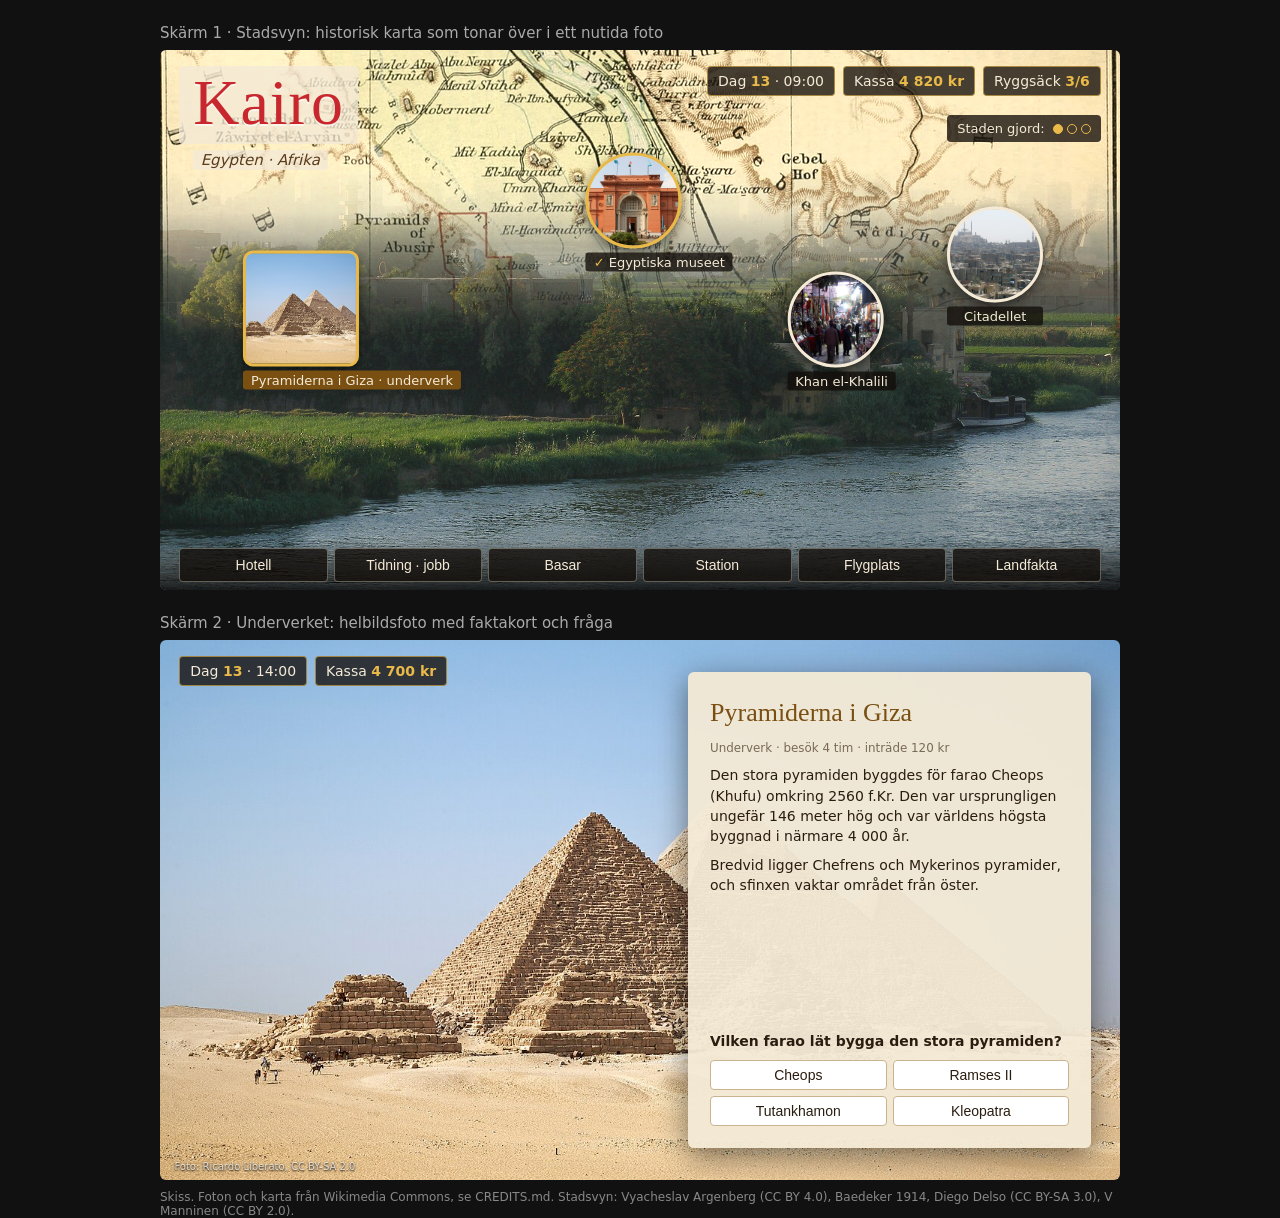
<file: sketches/fotomontage/index.html>
<!doctype html>
<html lang="sv">
<head>
<meta charset="utf-8">
<meta name="viewport" content="width=device-width, initial-scale=1">
<title>Globetrotter – fotomontage</title>
<style>
  :root { --ink:#f4ead6; --gold:#e9b949; --dark:rgba(18,14,10,.78); }
  * { box-sizing:border-box; }
  body { margin:0; background:#111; color:var(--ink); font-family: "Segoe UI", system-ui, sans-serif; }
  h2 { font-weight:500; font-size:15px; color:#aaa; margin:24px auto 8px; width:min(960px,96vw); }
  .stage { position:relative; width:min(960px,96vw); aspect-ratio:16/9; margin:0 auto; overflow:hidden; border-radius:6px; background:#000; }
  .layer { position:absolute; inset:0; background-size:cover; background-position:center; }
  .map { background-image:url(img/map1914a.jpg); filter:sepia(.35) contrast(1.05);
         -webkit-mask-image:linear-gradient(to bottom, #000 0%, #000 30%, transparent 62%);
                 mask-image:linear-gradient(to bottom, #000 0%, #000 30%, transparent 62%); }
  .photo { background-image:url(img/skyline.jpg); background-position:center 70%;
           -webkit-mask-image:linear-gradient(to bottom, transparent 22%, #000 55%);
                   mask-image:linear-gradient(to bottom, transparent 22%, #000 55%); }
  .title { position:absolute; left:2%; top:3%; padding:0 14px 4px; background:rgba(244,234,214,.78); border-radius:4px; font-family: Georgia, "Times New Roman", serif;
           font-size:clamp(28px,6.5vw,64px); color:#c8282d; letter-spacing:1px;
           text-shadow:0 2px 0 rgba(255,255,255,.6); }
  .subtitle { position:absolute; left:3.4%; top:18.5%; background:rgba(244,234,214,.78); padding:1px 8px; border-radius:3px; font-size:clamp(11px,1.5vw,15px); color:#5b3b1c; font-style:italic; }
  .hud { position:absolute; right:2%; top:3%; display:flex; gap:8px; }
  .hud div { background:var(--dark); border:1px solid rgba(233,185,73,.6); border-radius:4px; padding:6px 10px; font-size:clamp(10px,1.4vw,14px); }
  .hud b { color:var(--gold); font-weight:600; }
  .spot { position:absolute; transform:translate(-50%,-50%); text-align:center; cursor:pointer; }
  .spot .ph { width:clamp(54px,10vw,96px); aspect-ratio:1; border-radius:50%; background-size:cover; background-position:center;
              border:3px solid var(--ink); box-shadow:0 4px 12px rgba(0,0,0,.55); transition:transform .15s; }
  .spot:hover .ph { transform:scale(1.08); }
  .spot .lb { margin-top:4px; background:var(--dark); padding:2px 8px; border-radius:3px; font-size:clamp(10px,1.3vw,13px); white-space:nowrap; }
  .spot.done .ph { border-color:var(--gold); }
  .spot.done .lb::before { content:"✓ "; color:var(--gold); }
  .spot.wonder .ph { border-radius:10px; border-color:var(--gold); width:clamp(64px,12vw,116px); }
  .spot.wonder .lb { background:#7a4f12; }
  .bar { position:absolute; left:0; right:0; bottom:0; display:flex; gap:6px; padding:8px 2%; background:linear-gradient(to top, rgba(0,0,0,.8), transparent); }
  .bar button { flex:1; background:var(--dark); color:var(--ink); border:1px solid rgba(244,234,214,.35); border-radius:4px; padding:8px 4px;
                font-size:clamp(10px,1.4vw,14px); cursor:pointer; }
  .bar button:hover { border-color:var(--gold); color:var(--gold); }
  .progress { position:absolute; right:2%; top:12%; background:var(--dark); padding:6px 10px; border-radius:4px; font-size:clamp(10px,1.3vw,13px); }
  .progress i { display:inline-block; width:10px; height:10px; border-radius:50%; border:1px solid var(--gold); margin-left:4px; vertical-align:-1px; }
  .progress i.on { background:var(--gold); }

  .pyr { background-image:url(img/pyramids.jpg); background-position:center 60%; }
  .card { position:absolute; right:3%; top:6%; bottom:6%; width:42%; background:rgba(244,234,214,.94); color:#2a1d10;
          border-radius:6px; padding:clamp(10px,2vw,22px); box-shadow:0 8px 30px rgba(0,0,0,.5); display:flex; flex-direction:column; gap:8px;
          font-size:clamp(10px,1.35vw,14px); line-height:1.45; }
  .card h3 { margin:0; font-family:Georgia,serif; font-weight:400; font-size:clamp(16px,2.6vw,26px); color:#7a4f12; }
  .card .tag { font-size:.85em; color:#7a6a55; }
  .card .q { margin-top:auto; font-weight:600; }
  .card .alts { display:grid; grid-template-columns:1fr 1fr; gap:6px; }
  .card .alts button { background:#fff; border:1px solid #c9b48f; border-radius:4px; padding:6px; font-size:inherit; cursor:pointer; color:#2a1d10; }
  .card .alts button.right { background:#2f7d43; color:#fff; border-color:#2f7d43; }
  .card .alts button.wrong { background:#a33; color:#fff; border-color:#a33; }
  .credit { position:absolute; left:1.5%; bottom:1.5%; font-size:10px; color:rgba(255,255,255,.75); text-shadow:0 1px 2px #000; }
  .note { width:min(960px,96vw); margin:10px auto 0; font-size:12px; color:#888; }
</style>
</head>
<body>

<h2>Skärm 1 · Stadsvyn: historisk karta som tonar över i ett nutida foto</h2>
<div class="stage">
  <div class="layer map"></div>
  <div class="layer photo"></div>
  <div class="title">Kairo</div>
  <div class="subtitle">Egypten · Afrika</div>
  <div class="hud">
    <div>Dag <b>13</b> · 09:00</div>
    <div>Kassa <b>4 820 kr</b></div>
    <div>Ryggsäck <b>3/6</b></div>
  </div>
  <div class="progress">Staden gjord: <i class="on"></i><i></i><i></i></div>

  <div class="spot wonder" style="left:20%;top:50%"><div class="ph" style="background-image:url(img/pyramids.jpg)"></div><div class="lb">Pyramiderna i Giza · underverk</div></div>
  <div class="spot done" style="left:52%;top:30%"><div class="ph" style="background-image:url(img/museum.jpg)"></div><div class="lb">Egyptiska museet</div></div>
  <div class="spot" style="left:71%;top:52%"><div class="ph" style="background-image:url(img/khan.jpg)"></div><div class="lb">Khan el-Khalili</div></div>
  <div class="spot" style="left:87%;top:40%"><div class="ph" style="background-image:url(img/mosque.jpg)"></div><div class="lb">Citadellet</div></div>

  <div class="bar">
    <button>Hotell</button><button>Tidning · jobb</button><button>Basar</button><button>Station</button><button>Flygplats</button><button>Landfakta</button>
  </div>
</div>

<h2>Skärm 2 · Underverket: helbildsfoto med faktakort och fråga</h2>
<div class="stage">
  <div class="layer pyr"></div>
  <div class="hud" style="left:2%;right:auto">
    <div>Dag <b>13</b> · 14:00</div>
    <div>Kassa <b>4 700 kr</b></div>
  </div>
  <div class="card">
    <h3>Pyramiderna i Giza</h3>
    <div class="tag">Underverk · besök 4 tim · inträde 120 kr</div>
    <div>Den stora pyramiden byggdes för farao Cheops (Khufu) omkring 2560 f.Kr. Den var ursprungligen ungefär 146 meter hög och var världens högsta byggnad i närmare 4 000 år.</div>
    <div>Bredvid ligger Chefrens och Mykerinos pyramider, och sfinxen vaktar området från öster.</div>
    <div class="q">Vilken farao lät bygga den stora pyramiden?</div>
    <div class="alts">
      <button data-ok="1">Cheops</button><button>Ramses II</button><button>Tutankhamon</button><button>Kleopatra</button>
    </div>
  </div>
  <div class="credit">Foto: Ricardo Liberato, CC BY-SA 2.0</div>
</div>

<p class="note">Skiss. Foton och karta från Wikimedia Commons, se CREDITS.md. Stadsvyn: Vyacheslav Argenberg (CC BY 4.0), Baedeker 1914, Diego Delso (CC BY-SA 3.0), V Manninen (CC BY 2.0).</p>

<script>
  document.querySelectorAll('.alts button').forEach(b => b.addEventListener('click', () => {
    document.querySelectorAll('.alts button').forEach(x => { if (x.dataset.ok) x.classList.add('right'); });
    if (!b.dataset.ok) b.classList.add('wrong');
  }));
</script>
</body>
</html>
</file>
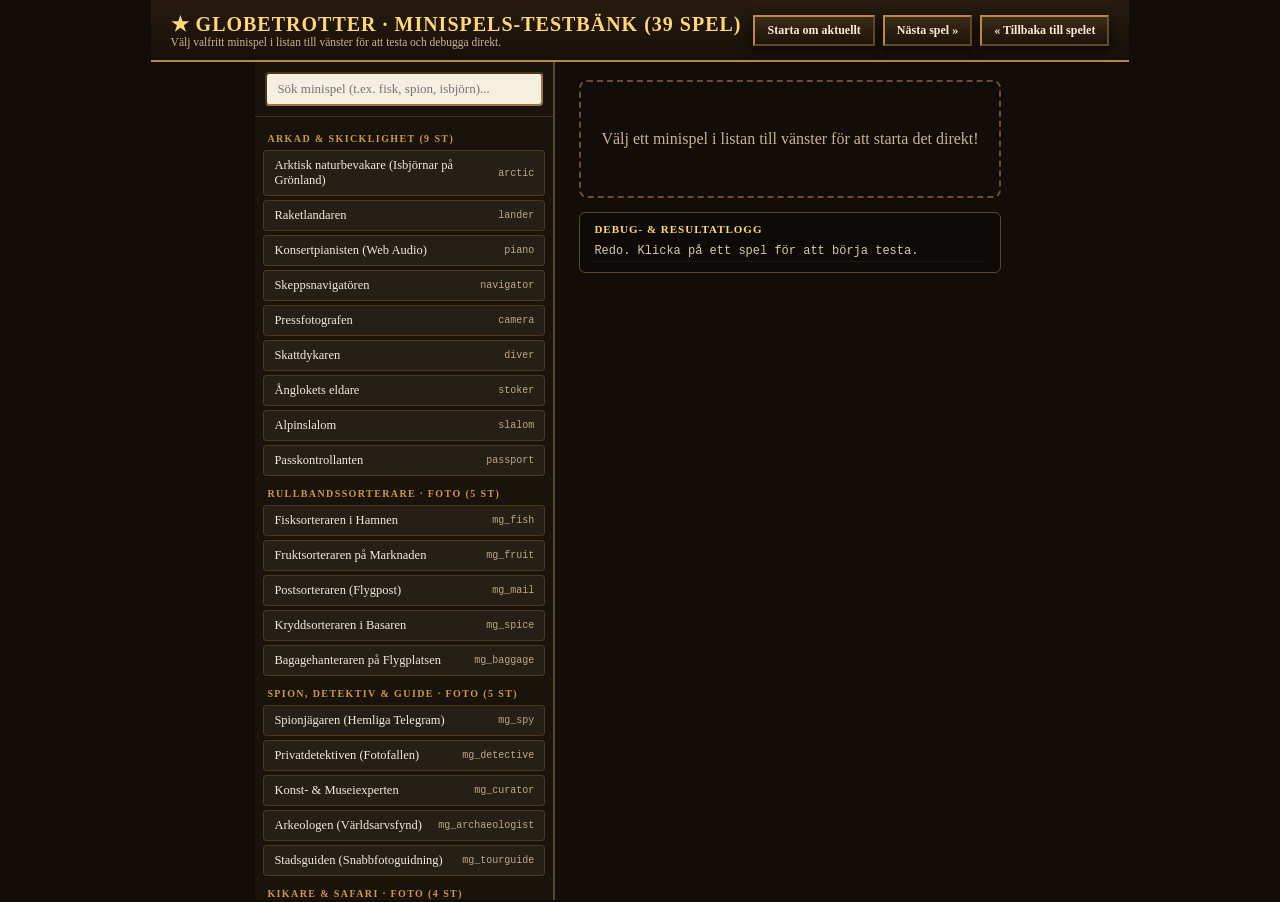
<file: proto/minigames_test.html>
<!doctype html>
<html lang="sv">
<head>
  <meta charset="utf-8">
  <meta name="viewport" content="width=device-width, initial-scale=1">
  <title>Globetrotter · Minispels-testbänk (39 spel)</title>
  <link rel="stylesheet" href="css/game.css">
  <style>
    body {
      margin: 0;
      background: #120d08;
      color: #f4ead6;
      font-family: Georgia, serif;
      min-height: 100vh;
      display: flex;
      flex-direction: column;
    }
    .dbg-header {
      display: flex;
      justify-content: space-between;
      align-items: center;
      padding: 12px 20px;
      background: linear-gradient(180deg, #271b10 0%, #171009 100%);
      border-bottom: 2px solid #b88b43;
      gap: 12px;
      flex-wrap: wrap;
    }
    .dbg-header h1 {
      margin: 0;
      font-size: 20px;
      color: #ffd875;
      letter-spacing: 1px;
    }
    .dbg-header-actions {
      display: flex;
      gap: 8px;
      align-items: center;
    }
    .dbg-layout {
      flex: 1;
      display: grid;
      grid-template-columns: 300px 1fr;
      min-height: 0;
    }
    .dbg-sidebar {
      background: #1a130b;
      border-right: 2px solid #59462f;
      display: flex;
      flex-direction: column;
      max-height: calc(100vh - 60px);
    }
    .dbg-search-wrap {
      padding: 10px;
      border-bottom: 1px solid #423322;
    }
    .dbg-search {
      width: 100%;
      box-sizing: border-box;
      padding: 7px 10px;
      background: #f6efe0;
      color: #1c140c;
      border: 2px inset #9e7537;
      border-radius: 4px;
      font-family: Georgia, serif;
      font-size: 13px;
    }
    .dbg-list {
      flex: 1;
      overflow-y: auto;
      padding: 8px;
      display: flex;
      flex-direction: column;
      gap: 4px;
    }
    .dbg-cat {
      font-size: 10px;
      font-weight: 900;
      letter-spacing: 1.4px;
      color: #c99a45;
      text-transform: uppercase;
      margin: 8px 4px 2px;
    }
    .dbg-item {
      display: flex;
      justify-content: space-between;
      align-items: center;
      gap: 6px;
      padding: 7px 10px;
      background: rgba(255, 248, 230, 0.05);
      border: 1px solid rgba(184, 139, 67, 0.25);
      border-radius: 4px;
      color: #f4ead6;
      font-family: Georgia, serif;
      font-size: 12.5px;
      text-align: left;
      cursor: pointer;
    }
    .dbg-item:hover {
      background: rgba(255, 216, 117, 0.14);
      border-color: #d4a64a;
    }
    .dbg-item.active {
      background: rgba(255, 190, 61, 0.22);
      border-color: #ffd875;
      color: #fff6d6;
      font-weight: bold;
    }
    .dbg-item code {
      font-size: 10px;
      color: #bfa882;
      font-family: 'Courier New', monospace;
    }
    .dbg-main {
      padding: 18px 24px;
      display: flex;
      flex-direction: column;
      gap: 14px;
      align-items: center;
      overflow-y: auto;
      max-height: calc(100vh - 60px);
    }
    .dbg-stage-host {
      width: 100%;
      max-width: 820px;
    }
    .dbg-console {
      width: 100%;
      max-width: 820px;
      background: #0d0a07;
      border: 1px solid #59462f;
      border-radius: 6px;
      padding: 10px 14px;
      font-family: 'Courier New', monospace;
      font-size: 12px;
      color: #d8c7a6;
    }
    .dbg-console h4 {
      margin: 0 0 6px;
      font-size: 11px;
      letter-spacing: 1px;
      color: #ffd875;
      text-transform: uppercase;
    }
    .dbg-log-entry {
      padding: 3px 0;
      border-bottom: 1px dotted rgba(184, 139, 67, 0.2);
    }
    .dbg-log-ok { color: #78e08f; }
    .dbg-log-fail { color: #ff7675; }
  </style>
</head>
<body>
  <header class="dbg-header">
    <div>
      <h1>★ GLOBETROTTER · MINISPELS-TESTBÄNK (<span id="totalCount">39</span> SPEL)</h1>
      <div style="font-size:11.5px; color:#c9b48f;">Välj valfritt minispel i listan till vänster för att testa och debugga direkt.</div>
    </div>
    <div class="dbg-header-actions">
      <button class="globe-brass-btn" id="btnRestart">Starta om aktuellt</button>
      <button class="globe-brass-btn" id="btnNext">Nästa spel »</button>
      <a class="globe-brass-btn" href="index.html" style="text-decoration:none;">« Tillbaka till spelet</a>
    </div>
  </header>

  <div class="dbg-layout">
    <aside class="dbg-sidebar">
      <div class="dbg-search-wrap">
        <input id="searchBox" class="dbg-search" type="text" placeholder="Sök minispel (t.ex. fisk, spion, isbjörn)...">
      </div>
      <div class="dbg-list" id="gameList"></div>
    </aside>

    <main class="dbg-main">
      <div class="dbg-stage-host" id="stageHost">
        <div style="text-align:center; padding:48px 20px; border:2px dashed #6b4e2e; border-radius:8px; color:#c9b48f;">
          Välj ett minispel i listan till vänster för att starta det direkt!
        </div>
      </div>

      <div class="dbg-console">
        <h4>Debug- &amp; Resultatlogg</h4>
        <div id="debugLog">
          <div class="dbg-log-entry">Redo. Klicka på ett spel för att börja testa.</div>
        </div>
      </div>
    </main>
  </div>

  <script src="js/minigames.js"></script>
  <script src="js/minigames_pack.js"></script>
  <script>
    (function () {
      'use strict';

      const CATALOG = [
        // Arkad & Canvas (9 st)
        { cat: 'Arkad & Skicklighet (9 st)', id: 'arctic',    title: 'Arktisk naturbevakare (Isbjörnar på Grönland)' },
        { cat: 'Arkad & Skicklighet (9 st)', id: 'lander',    title: 'Raketlandaren' },
        { cat: 'Arkad & Skicklighet (9 st)', id: 'piano',     title: 'Konsertpianisten (Web Audio)' },
        { cat: 'Arkad & Skicklighet (9 st)', id: 'navigator', title: 'Skeppsnavigatören' },
        { cat: 'Arkad & Skicklighet (9 st)', id: 'camera',    title: 'Pressfotografen' },
        { cat: 'Arkad & Skicklighet (9 st)', id: 'diver',     title: 'Skattdykaren' },
        { cat: 'Arkad & Skicklighet (9 st)', id: 'stoker',    title: 'Ånglokets eldare' },
        { cat: 'Arkad & Skicklighet (9 st)', id: 'slalom',    title: 'Alpinslalom' },
        { cat: 'Arkad & Skicklighet (9 st)', id: 'passport',  title: 'Passkontrollanten' },

        // Rullbandssorterare (5 st)
        { cat: 'Rullbandssorterare · Foto (5 st)', id: 'mg_fish',    title: 'Fisksorteraren i Hamnen' },
        { cat: 'Rullbandssorterare · Foto (5 st)', id: 'mg_fruit',   title: 'Fruktsorteraren på Marknaden' },
        { cat: 'Rullbandssorterare · Foto (5 st)', id: 'mg_mail',    title: 'Postsorteraren (Flygpost)' },
        { cat: 'Rullbandssorterare · Foto (5 st)', id: 'mg_spice',   title: 'Kryddsorteraren i Basaren' },
        { cat: 'Rullbandssorterare · Foto (5 st)', id: 'mg_baggage', title: 'Bagagehanteraren på Flygplatsen' },

        // Spion, Detektiv & Guide (5 st)
        { cat: 'Spion, Detektiv & Guide · Foto (5 st)', id: 'mg_spy',           title: 'Spionjägaren (Hemliga Telegram)' },
        { cat: 'Spion, Detektiv & Guide · Foto (5 st)', id: 'mg_detective',     title: 'Privatdetektiven (Fotofallen)' },
        { cat: 'Spion, Detektiv & Guide · Foto (5 st)', id: 'mg_curator',       title: 'Konst- & Museiexperten' },
        { cat: 'Spion, Detektiv & Guide · Foto (5 st)', id: 'mg_archaeologist', title: 'Arkeologen (Världsarvsfynd)' },
        { cat: 'Spion, Detektiv & Guide · Foto (5 st)', id: 'mg_tourguide',     title: 'Stadsguiden (Snabbfotoguidning)' },

        // Kikare & Safari (4 st)
        { cat: 'Kikare & Safari · Foto (4 st)', id: 'mg_birds',     title: 'Fågelskådaren vid Kusten' },
        { cat: 'Kikare & Safari · Foto (4 st)', id: 'mg_safari',    title: 'Fotosafari vid Kilimanjaro' },
        { cat: 'Kikare & Safari · Foto (4 st)', id: 'mg_paparazzi', title: 'Kändisfotografen i Storstan' },
        { cat: 'Kikare & Safari · Foto (4 st)', id: 'mg_whale',     title: 'Havsspanaren vid Barriärrevet' },

        // Kök, Kafé & Bartender (5 st)
        { cat: 'Kök, Kafé & Bar · Foto (5 st)', id: 'mg_sushi',     title: 'Sushikocken i Tokyo' },
        { cat: 'Kikare & Bar', id: 'mg_barista',   title: 'Espressomästaren på Kaféet' },
        { cat: 'Kök, Kafé & Bar · Foto (5 st)', id: 'mg_bartender', title: 'Bartendern på Hotellbaren' },
        { cat: 'Kök, Kafé & Bar · Foto (5 st)', id: 'mg_taco',      title: 'Taqueria-kocken i Mexico City' },
        { cat: 'Kök, Kafé & Bar · Foto (5 st)', id: 'mg_curry',     title: 'Kryddkocken i Delhi & Bangkok' },

        // Minnesspel (3 st)
        { cat: 'Fotografiska Minnesspel (3 st)', id: 'mg_antiques',   title: 'Antikhandlaren i Basaren' },
        { cat: 'Fotografiska Minnesspel (3 st)', id: 'mg_flags_mem',  title: 'Diplomatens Flaggarkiv' },
        { cat: 'Fotografiska Minnesspel (3 st)', id: 'mg_museum_mem', title: 'Museiintendentens Porträttsal' },

        // Precision & Tajming (5 st)
        { cat: 'Precision & Tajming · Foto (5 st)', id: 'mg_nails',     title: 'Snickaren (Spikaren)' },
        { cat: 'Precision & Tajming · Foto (5 st)', id: 'mg_architect', title: 'Arkitekten (Valvbyggaren)' },
        { cat: 'Precision & Tajming · Foto (5 st)', id: 'mg_luthier',   title: 'Fiolbyggaren (Stämning)' },
        { cat: 'Precision & Tajming · Foto (5 st)', id: 'mg_safe',      title: 'Låssmeden (Kassaskåpet)' },
        { cat: 'Precision & Tajming · Foto (5 st)', id: 'mg_auction',   title: 'Auktionsutroparen' },

        // Telegraf, Växling & Tull (3 st)
        { cat: 'Telegraf, Växling & Tull · Foto (3 st)', id: 'mg_telegraph', title: 'Telegrafisten (Morsekod)' },
        { cat: 'Telegraf, Växling & Tull · Foto (3 st)', id: 'mg_cashier',   title: 'Växlingskontoret (Snabbväxel)' },
        { cat: 'Telegraf, Växling & Tull · Foto (3 st)', id: 'mg_customs',   title: 'Tullinspektören (Bagageröntgen)' }
      ];
      // Fixa kategorin på mg_barista så alla 5 köksspel hamnar under samma rubrik
      CATALOG.find(x => x.id === 'mg_barista').cat = 'Kök, Kafé & Bar · Foto (5 st)';

      document.getElementById('totalCount').textContent = CATALOG.length;
      const listEl = document.getElementById('gameList');
      const hostEl = document.getElementById('stageHost');
      const logEl = document.getElementById('debugLog');
      const searchEl = document.getElementById('searchBox');
      let currentIdx = -1;
      let startedAt = 0;

      function addLog(html, cls = '') {
        const div = document.createElement('div');
        div.className = 'dbg-log-entry ' + cls;
        div.innerHTML = `[${new Date().toLocaleTimeString('sv-SE')}] ${html}`;
        logEl.prepend(div);
      }

      window.addEventListener('error', e => {
        addLog(`<b>JS-FEL:</b> ${e.message} (${e.filename}:${e.lineno})`, 'dbg-log-fail');
      });

      function renderList(filter = '') {
        const q = filter.trim().toLowerCase();
        listEl.innerHTML = '';
        let lastCat = '';
        CATALOG.forEach((item, idx) => {
          if (q && !item.title.toLowerCase().includes(q) && !item.id.toLowerCase().includes(q)) return;
          if (item.cat !== lastCat) {
            const h = document.createElement('div');
            h.className = 'dbg-cat';
            h.textContent = item.cat;
            listEl.appendChild(h);
            lastCat = item.cat;
          }
          const btn = document.createElement('button');
          btn.className = 'dbg-item' + (idx === currentIdx ? ' active' : '');
          btn.innerHTML = `<span>${item.title}</span><code>${item.id}</code>`;
          btn.onclick = () => launchGame(idx);
          listEl.appendChild(btn);
        });
      }

      function launchGame(idx) {
        if (idx < 0 || idx >= CATALOG.length) return;
        currentIdx = idx;
        const item = CATALOG[idx];
        renderList(searchEl.value);
        startedAt = performance.now();
        addLog(`Startade <b>${item.title}</b> (<code>${item.id}</code>)`);

        window.GT_MINIGAMES.start(item.id, hostEl, (res) => {
          const secs = ((performance.now() - startedAt) / 1000).toFixed(1);
          addLog(
            `Avslutade <b>${item.id}</b> på ${secs}s → score: <b>${res.score}/${res.max}</b> · passed: <b>${res.passed}</b> · "${res.summary}"`,
            res.passed ? 'dbg-log-ok' : 'dbg-log-fail'
          );
          hostEl.innerHTML = `
            <div style="text-align:center; padding:26px; border:2px dashed #c99a45; background:rgba(20,14,9,0.92); border-radius:8px;">
              <h3 style="margin:0 0 8px; color:${res.passed ? '#78e08f' : '#ff7675'};">
                ${res.passed ? '✓ GODKÄND' : '✕ EJ GODKÄND'} · ${item.title}
              </h3>
              <p style="margin:0 0 10px;">${res.summary} (Poäng: <b>${res.score}/${res.max}</b> · Tid: ${secs}s)</p>
              <div style="display:flex; justify-content:center; gap:10px;">
                <button class="stamp-action-btn" onclick="window.__dbgLaunch(${idx})">Spela igen</button>
                <button class="globe-brass-btn" onclick="window.__dbgLaunch(${(idx + 1) % CATALOG.length})">Nästa spel »</button>
              </div>
            </div>
          `;
        });
      }

      window.__dbgLaunch = launchGame;
      searchEl.oninput = () => renderList(searchEl.value);
      document.getElementById('btnRestart').onclick = () => { if (currentIdx >= 0) launchGame(currentIdx); };
      document.getElementById('btnNext').onclick = () => launchGame((currentIdx + 1) % CATALOG.length);

      renderList();
    })();
  </script>
</body>
</html>
</file>
<file: proto/css/game.css>
/* Globetrotter — Stilark för BackPacker-inspirerad fotomontagestil */
:root {
  --ink: #f4ead6;
  --ink-dark: #2a1d10;
  --gold: #e9b949;
  --gold-dark: #b8861c;
  --dark-bg: rgba(18, 14, 10, 0.88);
  --paper-bg: rgba(246, 238, 224, 0.96);
  --passport-red: #581619;
  --accent-red: #c8282d;
  --accent-green: #2f7d43;
  --radius: 6px;
}

* { box-sizing: border-box; margin: 0; padding: 0; }

body {
  background: #0d0b09;
  color: var(--ink);
  font-family: -apple-system, BlinkMacSystemFont, "Segoe UI", Roboto, Oxygen, Ubuntu, Cantarell, sans-serif;
  min-height: 100vh;
  display: flex;
  flex-direction: column;
  align-items: center;
  justify-content: flex-start;
  padding: 12px;
  user-select: none;
}

/* Huvudbehållare */
.app-container {
  width: 100%;
  max-width: 1040px;
  display: flex;
  flex-direction: column;
  gap: 8px;
}

/* Övre topplist */
.top-header {
  display: flex;
  justify-content: space-between;
  align-items: center;
  padding: 4px 6px;
}

.logo-group {
  display: flex;
  align-items: baseline;
  gap: 10px;
}

.logo-title {
  font-family: Georgia, "Times New Roman", serif;
  font-size: 20px;
  font-weight: 700;
  color: var(--gold);
  letter-spacing: 1.5px;
}

.logo-sub {
  font-size: 12px;
  color: #a89f91;
  font-style: italic;
}

/* 16:9 Scen i fotomontagestil */
.stage {
  position: relative;
  width: 100%;
  aspect-ratio: 16 / 9;
  border-radius: var(--radius);
  overflow: hidden;
  background: #000;
  box-shadow: 0 12px 35px rgba(0, 0, 0, 0.85), 0 0 0 1px rgba(233, 185, 73, 0.3);
}

/* Bakgrundslager i montaget */
.layer {
  position: absolute;
  inset: 0;
  background-size: cover;
  background-position: center;
  pointer-events: none;
}

.layer.map {
  filter: sepia(0.42) contrast(1.08) brightness(0.88);
  -webkit-mask-image: linear-gradient(to bottom, #000 0%, #000 30%, transparent 66%);
          mask-image: linear-gradient(to bottom, #000 0%, #000 30%, transparent 66%);
  transition: background-image 0.4s ease-in-out;
}

.layer.photo {
  background-position: center 65%;
  -webkit-mask-image: linear-gradient(to bottom, transparent 20%, #000 58%);
          mask-image: linear-gradient(to bottom, transparent 20%, #000 58%);
  transition: background-image 0.4s ease-in-out;
}

/* Stadsskylt i scenen */
.city-plate {
  position: absolute;
  left: 2.5%;
  top: 3.5%;
  max-width: 265px;
  box-sizing: border-box;
  background: var(--paper-bg);
  padding: 5px 14px 6px;
  border-radius: 4px;
  box-shadow: 0 4px 15px rgba(0,0,0,0.5), inset 0 0 0 1px #d6c6a8;
  z-index: 10;
  pointer-events: none;
}

.city-name {
  font-family: Georgia, "Times New Roman", serif;
  font-size: clamp(24px, 4.8vw, 48px);
  font-weight: bold;
  color: var(--accent-red);
  letter-spacing: 1px;
  line-height: 1.1;
  text-shadow: 0 1px 0 rgba(255, 255, 255, 0.7);
}

.city-region {
  font-size: clamp(10px, 1.3vw, 13px);
  color: #5b3b1c;
  font-style: italic;
  margin-top: 2px;
}

/* HUD uppe till höger (Klocka, Kassa, Ljud) */
.hud {
  position: absolute;
  right: 2.5%;
  top: 3.5%;
  display: flex;
  gap: 8px;
  z-index: 10;
}

.hud-item {
  background: var(--dark-bg);
  border: 1px solid rgba(233, 185, 73, 0.65);
  border-radius: 4px;
  padding: 6px 12px;
  font-size: clamp(11px, 1.4vw, 14px);
  color: var(--ink);
  display: flex;
  align-items: center;
  gap: 6px;
  box-shadow: 0 4px 12px rgba(0,0,0,0.6);
  backdrop-filter: blur(4px);
}

.hud-item b {
  color: var(--gold);
  font-weight: 600;
}

.hud-btn {
  background: var(--dark-bg);
  border: 1px solid rgba(233, 185, 73, 0.65);
  border-radius: 4px;
  padding: 6px 10px;
  color: var(--ink);
  cursor: pointer;
  font-size: 14px;
  display: flex;
  align-items: center;
  justify-content: center;
  transition: all 0.15s;
}

.hud-btn:hover {
  border-color: var(--gold);
  color: var(--gold);
  transform: scale(1.06);
}

/* Dock nere till höger i scenen för Ryggsäck och Pass */
.travel-dock {
  position: absolute;
  right: 2.5%;
  bottom: 3.5%;
  display: flex;
  gap: 10px;
  z-index: 15;
}

.dock-badge {
  background: var(--dark-bg);
  border: 1.5px solid var(--gold);
  border-radius: 6px;
  padding: 6px 12px;
  display: flex;
  align-items: center;
  gap: 8px;
  cursor: pointer;
  color: var(--ink);
  box-shadow: 0 6px 18px rgba(0,0,0,0.7);
  transition: all 0.2s cubic-bezier(0.175, 0.885, 0.32, 1.275);
}

.dock-badge:hover {
  transform: translateY(-4px) scale(1.05);
  border-color: #fff;
  box-shadow: 0 8px 22px rgba(233, 185, 73, 0.5);
}

.dock-badge.passport-badge {
  background: var(--passport-red);
  border-color: var(--gold);
}

.dock-badge.globe-badge {
  background: #133959;
  border-color: #5c93c4;
}

.dock-badge.globe-badge:hover {
  border-color: var(--gold);
  box-shadow: 0 8px 24px rgba(92, 147, 196, 0.6);
}

.dock-icon {
  font-size: 20px;
  line-height: 1;
}

.dock-img-icon {
  width: 38px;
  height: 38px;
  object-fit: contain;
  filter: drop-shadow(0 3px 4px rgba(0,0,0,0.85));
  transition: transform 0.35s ease;
}

.dock-img-icon.passport-thumb {
  width: 44px;
  height: 36px;
  border-radius: 3px;
  object-fit: cover;
  border: 1px solid rgba(233, 185, 73, 0.7);
}

.dock-badge:hover .dock-img-icon {
  animation: modelSpin3D 1.8s infinite linear;
}

.dock-globe-canvas {
  width: 40px;
  height: 40px;
  display: block;
  filter: drop-shadow(0 2px 5px rgba(0,0,0,0.8));
}

.inline-icon {
  width: 22px;
  height: 22px;
  object-fit: contain;
  vertical-align: middle;
  margin-right: 4px;
  filter: drop-shadow(0 1px 2px rgba(0,0,0,0.4));
}

.inline-icon.round {
  border-radius: 50%;
  object-fit: cover;
  border: 1px solid rgba(138, 104, 50, 0.7);
}

.dock-text {
  display: flex;
  flex-direction: column;
}

.dock-label {
  font-size: 11px;
  text-transform: uppercase;
  color: #c9b48f;
  letter-spacing: 0.5px;
}

.dock-sub {
  font-size: 13px;
  font-weight: bold;
  color: var(--gold);
}

/* Interaktiva kartspots (Hotell, Jobb, Basar, Flygplats, Sevärdheter, Underverk) */
.spots-container {
  position: absolute;
  inset: 0;
  pointer-events: none;
  z-index: 8;
}

.spot {
  position: absolute;
  transform: translate(-50%, -50%);
  text-align: center;
  cursor: pointer;
  pointer-events: auto;
  transition: transform 0.2s cubic-bezier(0.175, 0.885, 0.32, 1.275);
}

.spot:hover {
  transform: translate(-50%, -50%) scale(1.12);
  z-index: 12;
}

/* 90-tals BackPacker-inspirerade snurrande 3D-modeller / fotomedaljonger på kartan */
@keyframes modelFloat {
  0%, 100% { transform: perspective(360px) rotateY(-10deg) translateY(0px); }
  50% { transform: perspective(360px) rotateY(10deg) translateY(-3px); }
}

@keyframes modelSpin3D {
  0% { transform: perspective(360px) rotateY(0deg); }
  100% { transform: perspective(360px) rotateY(360deg); }
}

.spot.service .spot-badge {
  width: clamp(58px, 8.8vw, 82px);
  aspect-ratio: 1;
  border-radius: 50%;
  background: radial-gradient(circle at 35% 30%, #2a2117 0%, #050403 78%);
  border: 3px solid var(--gold);
  box-shadow:
    0 8px 20px rgba(0, 0, 0, 0.88),
    inset 0 2px 6px rgba(255, 232, 170, 0.35),
    inset 0 -3px 8px rgba(0, 0, 0, 0.9);
  display: flex;
  align-items: center;
  justify-content: center;
  overflow: hidden;
  margin: 0 auto;
  padding: 2px;
  transition: border-color 0.2s, box-shadow 0.2s;
  animation: modelFloat 4.6s ease-in-out infinite;
}

.spot.service .spot-badge img.spot-model-img {
  width: 100%;
  height: 100%;
  object-fit: cover;
  border-radius: 50%;
  display: block;
  filter: contrast(1.06) saturate(1.08);
}

.spot.service:hover .spot-badge {
  border-color: #fff6d6;
  box-shadow:
    0 0 22px rgba(233, 185, 73, 0.85),
    0 8px 20px rgba(0, 0, 0, 0.9);
  animation: modelSpin3D 1.9s linear infinite;
}

.spot.service.hotel .spot-badge { border-color: #7eb0db; animation-delay: -0.4s; }
.spot.service.job .spot-badge { border-color: #e6a73c; animation-delay: -1.3s; }
.spot.service.bazaar .spot-badge { border-color: #78c284; animation-delay: -2.2s; }
.spot.service.airport .spot-badge { border-color: #e56a6a; animation-delay: -3.1s; }
.spot.service.harbor .spot-badge { border-color: #4eb2d1; animation-delay: -3.9s; }

.spot .spot-label {
  margin-top: 5px;
  background: var(--dark-bg);
  color: var(--ink);
  padding: 3px 7px;
  border-radius: 4px;
  font-size: clamp(10px, 1.1vw, 11.5px);
  font-weight: 600;
  white-space: normal;
  max-width: 136px;
  line-height: 1.18;
  text-align: center;
  word-break: break-word;
  box-shadow: 0 3px 10px rgba(0,0,0,0.6);
  border: 1px solid rgba(244, 234, 214, 0.25);
}

/* Sevärdheter (runda fotospots) */
.spot.sight .spot-photo {
  width: clamp(58px, 9.5vw, 92px);
  aspect-ratio: 1;
  border-radius: 50%;
  background-size: cover;
  background-position: center;
  border: 3px solid var(--ink);
  box-shadow: 0 6px 18px rgba(0, 0, 0, 0.75);
  margin: 0 auto;
  transition: all 0.2s;
}

.spot.sight:hover .spot-photo {
  border-color: var(--gold);
  box-shadow: 0 8px 24px rgba(233, 185, 73, 0.6);
}

.spot.sight.done .spot-photo {
  border-color: var(--gold);
}

.spot.sight.done .spot-label::before {
  content: "✓ ";
  color: var(--gold);
  font-weight: bold;
}

/* Underverk (distinkt rundad rektangel) */
.spot.wonder .spot-photo {
  width: clamp(70px, 11vw, 108px);
  aspect-ratio: 1;
  border-radius: 12px;
  background-size: cover;
  background-position: center;
  border: 3px solid var(--gold);
  box-shadow: 0 8px 24px rgba(0, 0, 0, 0.8);
  margin: 0 auto;
}

.spot.wonder .spot-label {
  background: #7a4f12;
  border-color: var(--gold);
  color: #fff;
  font-weight: bold;
}

/* Toast notiser */
.toast-notice {
  position: absolute;
  top: 50%;
  left: 50%;
  transform: translate(-50%, -50%) scale(0.9);
  background: var(--dark-bg);
  border: 2px solid var(--gold);
  color: var(--ink);
  padding: 16px 28px;
  border-radius: 8px;
  font-size: clamp(14px, 2vw, 20px);
  font-weight: bold;
  text-align: center;
  pointer-events: none;
  opacity: 0;
  transition: all 0.3s cubic-bezier(0.175, 0.885, 0.32, 1.275);
  z-index: 60;
  box-shadow: 0 10px 40px rgba(0, 0, 0, 0.9);
}

.toast-notice.show {
  opacity: 1;
  transform: translate(-50%, -50%) scale(1);
}

/* Reseanimation (BackPacker-film & avgångsbanner) */
.travel-cinematic {
  position: absolute;
  inset: 0;
  background: #000;
  z-index: 50;
  display: flex;
  flex-direction: column;
  align-items: center;
  justify-content: center;
  animation: fadeIn 0.3s;
}

.travel-cinematic.hidden {
  display: none !important;
}

.travel-video-wrap {
  position: relative;
  width: 100%;
  height: 100%;
  display: flex;
  align-items: center;
  justify-content: center;
  background: #000;
}

.travel-video {
  width: 100%;
  height: 100%;
  object-fit: cover;
}

.travel-banner {
  position: absolute;
  top: 8%;
  background: rgba(18, 14, 10, 0.88);
  border: 2px solid var(--gold);
  border-radius: 6px;
  padding: 12px 24px;
  text-align: center;
  box-shadow: 0 8px 30px rgba(0,0,0,0.8);
  z-index: 55;
  animation: slideDown 0.4s ease-out;
}

.travel-banner-title {
  font-family: Georgia, serif;
  font-size: clamp(16px, 2.5vw, 26px);
  color: var(--gold);
  font-weight: bold;
}

.travel-banner-sub {
  font-size: 13px;
  color: #dfd0b5;
  margin-top: 4px;
}

.travel-skip-btn {
  position: absolute;
  bottom: 6%;
  right: 4%;
  background: rgba(18, 14, 10, 0.85);
  color: var(--ink);
  border: 1px solid var(--gold);
  border-radius: 4px;
  padding: 8px 16px;
  font-size: 13px;
  cursor: pointer;
  z-index: 55;
}

.travel-skip-btn:hover {
  background: #7a4f12;
  color: #fff;
}

@keyframes slideDown {
  from { transform: translateY(-30px); opacity: 0; }
  to { transform: translateY(0); opacity: 1; }
}

/* 3D Jordglob Modal & Visning */
.globe-modal-card {
  background: var(--paper-bg);
  color: var(--ink-dark);
  border-radius: var(--radius);
  padding: clamp(12px, 2vw, 20px);
  max-width: 820px;
  width: 96%;
  max-height: 94%;
  overflow-y: auto;
  box-shadow: 0 16px 50px rgba(0,0,0,0.9), 0 0 0 1px rgba(184, 134, 28, 0.5);
  display: flex;
  flex-direction: column;
  gap: 10px;
  position: relative;
}

.globe-canvas-wrap {
  position: relative;
  width: 100%;
  aspect-ratio: 16 / 10;
  max-height: 430px;
  background: radial-gradient(circle at center, #11283d 0%, #061018 100%);
  border-radius: 6px;
  border: 2px solid #8c6832;
  overflow: hidden;
  display: flex;
  align-items: center;
  justify-content: center;
  box-shadow: inset 0 0 40px rgba(0,0,0,0.85);
}

#globeCanvas {
  width: 100%;
  height: 100%;
  cursor: grab;
  display: block;
}

#globeCanvas:active {
  cursor: grabbing;
}

.globe-hud-bar {
  display: flex;
  justify-content: space-between;
  align-items: center;
  background: rgba(255, 255, 255, 0.7);
  border: 1px solid #d4c5a9;
  border-radius: 4px;
  padding: 6px 12px;
  font-size: 13px;
  font-weight: 500;
  flex-wrap: wrap;
  gap: 8px;
}

.globe-controls {
  display: flex;
  gap: 6px;
}

.globe-btn {
  background: #fbf9f5;
  border: 1px solid #c9b48f;
  border-radius: 4px;
  padding: 5px 12px;
  font-size: 12px;
  cursor: pointer;
  font-weight: 600;
  color: var(--ink-dark);
  transition: all 0.15s;
}

.globe-btn:hover {
  background: #ebdcc2;
  border-color: var(--gold-dark);
}

.globe-routes-box {
  background: #fff;
  border: 1px solid #dfd0b5;
  border-radius: 4px;
  padding: 8px 12px;
  font-size: 13px;
  color: #5b3b1c;
  line-height: 1.5;
}

.travel-globe-wrap {
  width: 100%;
  height: 100%;
  position: absolute;
  inset: 0;
  display: flex;
  align-items: center;
  justify-content: center;
  background: radial-gradient(circle at center, #0f2436 0%, #04090e 100%);
}

#flightGlobeCanvas {
  width: 100%;
  height: 100%;
  max-width: 800px;
  max-height: 500px;
  display: block;
}

/* Modal-lager */
.modal-overlay {
  position: absolute;
  inset: 0;
  background: rgba(0, 0, 0, 0.78);
  backdrop-filter: blur(4px);
  z-index: 40;
  display: flex;
  align-items: center;
  justify-content: center;
  padding: 16px;
  animation: fadeIn 0.2s ease-out;
}

.modal-overlay.hidden {
  display: none !important;
}

@keyframes fadeIn {
  from { opacity: 0; }
  to { opacity: 1; }
}

/* Faktakort och modalbox */
.card-modal {
  background: var(--paper-bg);
  color: var(--ink-dark);
  border-radius: var(--radius);
  padding: clamp(14px, 2.5vw, 24px);
  max-width: 640px;
  width: 95%;
  max-height: 92%;
  overflow-y: auto;
  box-shadow: 0 12px 40px rgba(0,0,0,0.8), 0 0 0 1px rgba(184, 134, 28, 0.4);
  display: flex;
  flex-direction: column;
  gap: 12px;
  position: relative;
  font-size: clamp(12px, 1.4vw, 15px);
  line-height: 1.5;
}

.card-modal h3 {
  font-family: Georgia, serif;
  font-size: clamp(18px, 2.8vw, 28px);
  font-weight: normal;
  color: #7a4f12;
  border-bottom: 2px solid #dfd0b5;
  padding-bottom: 6px;
  margin: 0;
}

.card-tag {
  font-size: 0.9em;
  color: #7a6a55;
  font-weight: 600;
  display: flex;
  justify-content: space-between;
}

.card-photo {
  width: 100%;
  height: clamp(120px, 22vw, 200px);
  border-radius: 4px;
  background-size: cover;
  background-position: center;
  border: 1px solid #d4c5a9;
}

.card-fact {
  background: rgba(255, 255, 255, 0.65);
  padding: 10px 14px;
  border-left: 3px solid var(--gold-dark);
  border-radius: 0 4px 4px 0;
}

.quiz-box {
  margin-top: 8px;
  background: #fff;
  border: 1px solid #c9b48f;
  border-radius: 6px;
  padding: 12px;
  display: flex;
  flex-direction: column;
  gap: 10px;
}

.quiz-q {
  font-weight: 600;
  color: #1a120b;
}

.quiz-options {
  display: grid;
  grid-template-columns: 1fr 1fr;
  gap: 8px;
}

.quiz-btn {
  background: #fbf9f5;
  border: 1px solid #c9b48f;
  border-radius: 4px;
  padding: 8px 12px;
  font-size: inherit;
  font-weight: 500;
  cursor: pointer;
  color: var(--ink-dark);
  text-align: left;
  transition: all 0.15s;
}

.quiz-btn:hover:not(:disabled) {
  background: #f0e6d2;
  border-color: var(--gold-dark);
}

.quiz-btn.correct {
  background: var(--accent-green) !important;
  color: #fff !important;
  border-color: var(--accent-green) !important;
}

.quiz-btn.wrong {
  background: var(--accent-red) !important;
  color: #fff !important;
  border-color: var(--accent-red) !important;
}

.quiz-btn.disabled {
  opacity: 0.35;
  pointer-events: none;
  text-decoration: line-through;
}

/* Siffermätare (Slider) */
.num-gauge {
  display: flex;
  flex-direction: column;
  gap: 8px;
  padding: 6px 0;
}

.num-gauge input[type="range"] {
  width: 100%;
  accent-color: var(--gold-dark);
}

.num-val-display {
  display: flex;
  justify-content: space-between;
  font-weight: 600;
  color: #5b3b1c;
}

.modal-footer {
  display: flex;
  justify-content: flex-end;
  gap: 8px;
  margin-top: 6px;
}

.btn-primary {
  background: #7a4f12;
  color: #fff;
  border: 1px solid #5a3809;
  border-radius: 4px;
  padding: 8px 16px;
  font-size: inherit;
  font-weight: 600;
  cursor: pointer;
  transition: all 0.15s;
}

.btn-primary:hover {
  background: #946016;
}

.btn-secondary {
  background: #fbf9f5;
  color: var(--ink-dark);
  border: 1px solid #c9b48f;
  border-radius: 4px;
  padding: 8px 16px;
  font-size: inherit;
  cursor: pointer;
}

.btn-secondary:hover {
  background: #ede1cb;
}

/* Basar / Handla lista */
.shop-grid {
  display: grid;
  grid-template-columns: 1fr 1fr;
  gap: 12px;
}

.shop-column {
  background: rgba(255, 255, 255, 0.7);
  border: 1px solid #d4c5a9;
  border-radius: 6px;
  padding: 10px;
  display: flex;
  flex-direction: column;
  gap: 8px;
}

.shop-col-title {
  font-weight: bold;
  font-size: 14px;
  color: #7a4f12;
  border-bottom: 1px solid #e2d6be;
  padding-bottom: 4px;
}

.item-row {
  background: #fff;
  border: 1px solid #dfd4bf;
  border-radius: 4px;
  padding: 8px;
  display: flex;
  flex-direction: column;
  gap: 4px;
}

.item-header {
  display: flex;
  justify-content: space-between;
  font-weight: 600;
}

.item-desc {
  font-size: 0.85em;
  color: #665a4c;
}

.item-actions {
  display: flex;
  justify-content: space-between;
  align-items: center;
  margin-top: 4px;
}

.item-price {
  font-weight: bold;
  color: #2b743e;
}

.btn-buy, .btn-sell {
  padding: 4px 10px;
  font-size: 12px;
  font-weight: 600;
  border-radius: 3px;
  cursor: pointer;
}

.btn-buy { background: #2f7d43; color: #fff; border: none; }
.btn-sell { background: #a35d18; color: #fff; border: none; }

/* Avgångar lista */
.flight-list {
  display: flex;
  flex-direction: column;
  gap: 8px;
}

.flight-item {
  background: #fff;
  border: 1px solid #dcd1ba;
  border-radius: 6px;
  padding: 10px 14px;
  display: flex;
  justify-content: space-between;
  align-items: center;
  transition: all 0.15s;
}

.flight-item:hover {
  border-color: var(--gold-dark);
  box-shadow: 0 2px 8px rgba(0,0,0,0.1);
}

.flight-dest {
  font-size: 16px;
  font-weight: bold;
  color: #7a4f12;
}

.flight-details {
  font-size: 12px;
  color: #776a5b;
}

.flight-deal {
  background: #d94343;
  color: #fff;
  padding: 1px 6px;
  border-radius: 3px;
  font-size: 11px;
  font-weight: bold;
  margin-left: 6px;
}
.flight-standby {
  background: #236e42;
  color: #e8ffef;
  padding: 1px 6px;
  border-radius: 3px;
  font-size: 11px;
  font-weight: bold;
  margin-left: 6px;
  border: 1px solid #4fc97f;
}
.flap-flight-no {
  display: inline-block;
  font-family: var(--font-typewriter, 'Courier New', monospace);
  background: #0b0d10;
  color: #f3c44d;
  border: 1px solid #59492a;
  padding: 1px 6px;
  margin-right: 6px;
  font-size: 11px;
  letter-spacing: 0.8px;
  border-radius: 2px;
}
.flap-row.unavailable {
  opacity: 0.62;
  border-left: 4px solid #a82828;
}
.flap-status-closed {
  display: inline-block;
  font-family: var(--font-typewriter, 'Courier New', monospace);
  background: #3d1212;
  color: #ff8e8e;
  border: 1px solid #b53a3a;
  padding: 6px 10px;
  font-size: 11px;
  font-weight: 900;
  letter-spacing: 1px;
  border-radius: 3px;
}
.board-footnote {
  margin-top: 8px;
  padding-top: 7px;
  border-top: 1px dashed #3d444e;
  font-size: 11px;
  color: #9ba4b0;
  text-align: center;
  font-style: italic;
}

/* Passvy & Stämplar */
.passport-book {
  background: #fbf7ee;
  border: 3px solid #8c6832;
  border-radius: 8px;
  padding: 16px;
  box-shadow: inset 0 0 15px rgba(0,0,0,0.15);
}

.stamps-grid {
  display: grid;
  grid-template-columns: repeat(auto-fill, minmax(130px, 1fr));
  gap: 12px;
  margin-top: 10px;
}

.stamp-cell {
  background: #fff;
  border: 1px dashed #c4b395;
  border-radius: 6px;
  padding: 8px;
  text-align: center;
  min-height: 120px;
  display: flex;
  flex-direction: column;
  align-items: center;
  justify-content: center;
}

.stamp-img {
  max-width: 80px;
  max-height: 80px;
  object-fit: contain;
  filter: drop-shadow(0 2px 4px rgba(0,0,0,0.2));
  transform: rotate(-3deg);
}

.stamp-city-name {
  font-weight: bold;
  font-size: 12px;
  color: #7a4f12;
  margin-top: 4px;
}

/* Stämpelanimation vid färdig stad */
.stamp-celebration {
  text-align: center;
  padding: 20px 0;
  display: flex;
  flex-direction: column;
  align-items: center;
  gap: 12px;
}

.celebration-stamp-img {
  width: 140px;
  height: 140px;
  object-fit: contain;
  animation: stampSlam 0.4s cubic-bezier(0.175, 0.885, 0.32, 1.275);
}

@keyframes stampSlam {
  from { transform: scale(3) rotate(-25deg); opacity: 0; }
  to { transform: scale(1) rotate(-5deg); opacity: 1; }
}

/* Slutrevy */
.diploma {
  text-align: center;
  padding: 10px 0;
  border: 2px dashed #b8861c;
  border-radius: 6px;
  background: #fcf9f2;
}

.diploma-title {
  font-family: Georgia, serif;
  font-size: clamp(22px, 3.5vw, 34px);
  color: var(--accent-red);
  font-weight: bold;
  margin-bottom: 4px;
}

.diploma-rank {
  font-size: clamp(18px, 2.5vw, 24px);
  color: #7a4f12;
  font-weight: 600;
  margin-bottom: 12px;
}

.stats-grid {
  display: grid;
  grid-template-columns: 1fr 1fr;
  gap: 8px;
  margin: 12px 0;
  text-align: left;
}

.stat-box {
  background: #fff;
  border: 1px solid #e0d5be;
  border-radius: 4px;
  padding: 8px 12px;
}

.stat-box b {
  color: #7a4f12;
}

/* Undertext under scenen */
.footer-info {
  width: 100%;
  font-size: 11px;
  color: #887e71;
  display: flex;
  justify-content: space-between;
  padding: 2px 6px;
}

@media (max-width: 600px) {
  .quiz-options { grid-template-columns: 1fr; }
  .shop-grid { grid-template-columns: 1fr; }
  .stats-grid { grid-template-columns: 1fr; }
  .travel-dock { flex-direction: column; gap: 6px; }
}


/* =====================================================================
   90-TALS BACKPACKER DIEGETISK UI: SKRIVBORD, DYGNSLJUS & UDDARE MENYER
   ===================================================================== */

body {
  background: radial-gradient(circle at center, #261a11 0%, #0d0906 100%);
  min-height: 100vh;
  display: flex;
  align-items: center;
  justify-content: center;
}

.app-container.cdrom-desk {
  width: 100%;
  max-width: 1180px;
  padding: 12px;
}

.app-container.cdrom-desk .stage {
  border: 4px solid #6b4c24;
  box-shadow:
    0 0 0 2px #1a1108,
    0 24px 60px rgba(0, 0, 0, 0.92),
    inset 0 0 24px rgba(0, 0, 0, 0.55);
}

/* Dygnsljuslager över stadens fotomontage */
.layer.time-light {
  pointer-events: none;
  z-index: 4;
  transition: background 1.2s ease, opacity 1.2s ease;
  mix-blend-mode: multiply;
}
.layer.time-light.morning {
  background: linear-gradient(180deg, rgba(255, 245, 220, 0.06) 0%, rgba(210, 232, 255, 0.14) 100%);
}
.layer.time-light.day {
  background: rgba(255, 255, 255, 0);
}
.layer.time-light.afternoon {
  background: linear-gradient(180deg, rgba(255, 198, 112, 0.18) 0%, rgba(196, 108, 42, 0.24) 100%);
}
.layer.time-light.evening {
  background: linear-gradient(180deg, rgba(28, 36, 72, 0.42) 0%, rgba(72, 42, 26, 0.48) 100%);
}
.layer.time-light.night {
  background: linear-gradient(180deg, rgba(10, 16, 42, 0.62) 0%, rgba(18, 14, 24, 0.66) 100%);
}

/* Aktiv världshändelse-remsa på stadsskylten */
.city-event-ribbon {
  margin-top: 4px;
  background: #2b1a0c;
  color: #ffd479;
  border: 1px dashed #e9b949;
  padding: 2px 6px;
  font-size: 9.5px;
  line-height: 1.22;
  font-weight: bold;
  letter-spacing: 0.2px;
  display: block;
  white-space: normal;
  word-break: break-word;
  box-shadow: 0 2px 6px rgba(0,0,0,0.4);
}
.city-plate.city-badge[class*="theme-"] .city-name {
  color: #ffe8a8;
  text-shadow: 0 1px 4px rgba(0,0,0,0.65);
}
.city-plate.city-badge[class*="theme-"] .city-region {
  color: rgba(255, 240, 206, 0.88);
}
.city-event-ribbon.hidden { display: none; }

/* Taktila 90-tals reseinstrument i HUD */
.hud-calendar {
  background: #f7f0e2;
  border: 2px solid #3a2716;
  border-radius: 4px;
  overflow: hidden;
  display: flex;
  flex-direction: column;
  align-items: center;
  min-width: 66px;
  box-shadow: 2px 4px 10px rgba(0,0,0,0.65);
  transform: rotate(-1.5deg);
}
.hud-calendar .cal-top {
  background: #b52b27;
  color: #fff8ea;
  width: 100%;
  text-align: center;
  font-size: 9px;
  font-weight: 800;
  letter-spacing: 1px;
  padding: 2px 6px;
  border-bottom: 1px dashed rgba(0,0,0,0.35);
}
.hud-calendar .cal-num {
  color: #23180e;
  font-family: Georgia, serif;
  font-size: 13px;
  padding: 2px 8px 4px;
}
.hud-calendar .cal-num b { font-size: 16px; color: #9c1f1b; }

.hud-watch {
  background: radial-gradient(circle at 35% 30%, #3d3121 0%, #19130c 85%);
  border: 2.5px solid #d4a64a;
  border-radius: 24px;
  padding: 4px 13px;
  display: flex;
  flex-direction: column;
  align-items: center;
  box-shadow: 0 4px 12px rgba(0,0,0,0.75), inset 0 1px 4px rgba(255,230,170,0.35);
}
.hud-watch .watch-label {
  font-size: 9px;
  text-transform: uppercase;
  color: #c9b48f;
  letter-spacing: 0.8px;
}
.hud-watch .watch-digits {
  font-family: 'Courier New', monospace;
  font-size: 15px;
  color: #ffd875;
  text-shadow: 0 0 6px rgba(255, 200, 80, 0.45);
}

.hud-wallet {
  background: linear-gradient(135deg, #3c2614 0%, #22140a 100%);
  border: 2px solid #9e7537;
  border-radius: 5px;
  padding: 4px 10px;
  display: flex;
  align-items: center;
  gap: 8px;
  box-shadow: 2px 4px 12px rgba(0,0,0,0.75);
  transform: rotate(1deg);
}
.wallet-card-img {
  width: 34px;
  height: 22px;
  object-fit: cover;
  border-radius: 2px;
  border: 1px solid rgba(255,255,255,0.25);
}
.wallet-text {
  display: flex;
  flex-direction: column;
  line-height: 1.1;
}
.wallet-label {
  font-size: 9px;
  text-transform: uppercase;
  color: #c9b48f;
  letter-spacing: 0.6px;
}
.wallet-amount {
  font-family: Georgia, serif;
  font-size: 14px;
  color: #f4d27a;
}

.hud-radio-btn {
  background: linear-gradient(180deg, #4b3a28 0%, #241a10 100%);
  border: 2px outset #a88246;
  border-radius: 3px;
  color: #f4ead6;
  font-family: 'Courier New', monospace;
  font-size: 11px;
  font-weight: bold;
  padding: 5px 9px;
  cursor: pointer;
  box-shadow: 0 3px 8px rgba(0,0,0,0.7);
}
.hud-radio-btn:hover {
  border-color: #ffd875;
  color: #ffd875;
}
.hud-radio-btn:active {
  border-style: inset;
}

/* Miljösignaler direkt på kartikonerna */
.spot-rea-tag {
  position: absolute;
  top: -8px;
  right: -12px;
  background: #c92a2a;
  color: #fff6d6;
  font-size: 10px;
  font-weight: 900;
  padding: 2px 6px;
  border: 1.5px solid #ffd479;
  border-radius: 2px;
  transform: rotate(12deg);
  box-shadow: 0 2px 6px rgba(0,0,0,0.7);
  animation: reaFlutter 1.6s ease-in-out infinite;
  z-index: 5;
}
@keyframes reaFlutter {
  0%, 100% { transform: rotate(10deg) scale(1); }
  50% { transform: rotate(16deg) scale(1.08); }
}

.spot.service.hotel.hotel-evening-glow .spot-badge {
  border-color: #ffcc55 !important;
  box-shadow:
    0 0 24px rgba(255, 196, 70, 0.9),
    0 0 42px rgba(255, 145, 30, 0.55),
    0 8px 18px rgba(0,0,0,0.85) !important;
}

.globe-event-dot {
  position: absolute;
  top: -7px;
  right: -6px;
  width: 20px;
  height: 20px;
  border-radius: 50%;
  background: #d93829;
  color: #fff8e6;
  border: 2px solid #ffd479;
  font-size: 12px;
  font-weight: 900;
  display: flex;
  align-items: center;
  justify-content: center;
  box-shadow: 0 2px 8px rgba(0,0,0,0.8);
  animation: reaFlutter 1.8s infinite;
}
.globe-event-dot.hidden { display: none; }
.dock-badge.globe-badge { position: relative; }

/* =====================================================================
   TEMATISERADE 90-TALS BACKPACKER-MENYER (ISTÄLLET FÖR STELA WEBBBOXAR)
   ===================================================================== */

/* 1. Mekanisk 90-tals Klappertavla (Flygplats & Resor) */
.modal-departure-board {
  background: #141619;
  color: #f4d35e;
  border: 5px ridge #6c5a3e;
  border-radius: 4px;
  padding: 20px 24px;
  max-width: 700px;
  width: 94vw;
  max-height: 86vh;
  overflow-y: auto;
  box-shadow: 0 22px 60px rgba(0,0,0,0.92), inset 0 0 28px rgba(0,0,0,0.8);
  font-family: 'Courier New', monospace;
}
.board-header {
  display: flex;
  justify-content: space-between;
  align-items: center;
  border-bottom: 2px solid #3c4047;
  padding-bottom: 10px;
  margin-bottom: 14px;
}
.board-title {
  font-size: 20px;
  letter-spacing: 2px;
  color: #ffd24c;
  text-transform: uppercase;
  text-shadow: 0 0 8px rgba(255, 210, 76, 0.35);
}
.board-ticket-thumb {
  height: 36px;
  object-fit: contain;
  transform: rotate(3deg);
  filter: drop-shadow(0 3px 5px rgba(0,0,0,0.8));
}
.flap-row {
  background: linear-gradient(180deg, #1f2328 0%, #16181c 49%, #0e1013 51%, #1b1f24 100%);
  border: 1px solid #393f47;
  padding: 10px 12px;
  margin-bottom: 8px;
  display: flex;
  justify-content: space-between;
  align-items: center;
  gap: 12px;
  box-shadow: inset 0 1px 0 rgba(255,255,255,0.06);
}
.flap-row.boat-row {
  border-left: 4px solid #4ea8de;
}
.flap-dest {
  font-size: 15px;
  font-weight: bold;
  color: #ffe07d;
  letter-spacing: 0.6px;
}
.flap-meta {
  font-size: 11px;
  color: #9ba5b4;
  margin-top: 3px;
}
.flap-event-note {
  font-size: 11px;
  color: #ff9f68;
  margin-top: 2px;
}
.ticket-btn {
  background: linear-gradient(180deg, #f3e4c3 0%, #dcc390 100%);
  color: #24170a;
  border: 2px dashed #7a5524;
  padding: 7px 12px;
  font-family: 'Courier New', monospace;
  font-weight: 900;
  font-size: 12px;
  cursor: pointer;
  text-transform: uppercase;
  box-shadow: 2px 3px 0 rgba(0,0,0,0.55);
  transition: transform 0.12s, background 0.12s;
}
.ticket-btn:hover {
  background: #fff3d1;
  transform: translateY(-2px) rotate(-1deg);
}

/* 2. Vikt Dagstidning med Platsannonser (Jobb) */
.modal-newspaper {
  background: #ede3cc;
  background-image: radial-gradient(rgba(120, 90, 50, 0.08) 1px, transparent 0);
  background-size: 12px 12px;
  color: #211a12;
  border: 3px solid #3a2d1d;
  padding: 20px 26px;
  max-width: 640px;
  width: 92vw;
  max-height: 86vh;
  overflow-y: auto;
  box-shadow: 8px 10px 30px rgba(0,0,0,0.85);
  transform: rotate(-0.5deg);
}
.news-masthead {
  text-align: center;
  border-top: 4px double #2b2116;
  border-bottom: 4px double #2b2116;
  padding: 6px 0;
  margin-bottom: 14px;
}
.news-masthead h3 {
  font-family: Georgia, 'Times New Roman', serif;
  font-size: 24px;
  letter-spacing: 2px;
  margin: 0;
  text-transform: uppercase;
  color: #1a130b;
}
.news-subline {
  font-size: 11px;
  text-transform: uppercase;
  letter-spacing: 1px;
  color: #5b4a36;
  margin-top: 2px;
}
.news-classified-box {
  border: 2px dashed #6b4e2e;
  background: rgba(255, 250, 238, 0.7);
  padding: 14px;
  margin: 12px 0;
  position: relative;
}
.news-red-circle {
  display: inline-block;
  border: 2px solid #b82828;
  color: #b82828;
  border-radius: 50% 45% 55% 48%;
  padding: 2px 10px;
  font-weight: bold;
  font-size: 12px;
  transform: rotate(-4deg);
}
.stamp-action-btn {
  background: #8c2323;
  color: #fdf6e3;
  border: 2px outset #c24b4b;
  padding: 9px 18px;
  font-family: Georgia, serif;
  font-weight: bold;
  font-size: 14px;
  letter-spacing: 0.5px;
  cursor: pointer;
  box-shadow: 2px 3px 0 rgba(0,0,0,0.45);
}
.stamp-action-btn:hover { background: #a82c2c; }
.stamp-ghost-btn {
  background: transparent;
  color: #4a3a28;
  border: 1.5px solid #7d674d;
  padding: 8px 14px;
  font-family: Georgia, serif;
  cursor: pointer;
}
.stamp-ghost-btn:hover { background: rgba(0,0,0,0.06); }

/* 3. Hotelliggare med Mässingsklocka & Vandrarhemmets Gästbok */
.modal-hotel-ledger {
  background: #f4ebd8;
  color: #2b1e12;
  border: 6px solid #4d2f18;
  border-radius: 4px;
  padding: 20px 24px;
  max-width: 720px;
  width: 94vw;
  max-height: 86vh;
  overflow-y: auto;
  box-shadow: 0 22px 55px rgba(0,0,0,0.9), inset 0 0 24px rgba(110, 72, 32, 0.22);
}
.ledger-grid {
  display: grid;
  grid-template-columns: 1fr 1fr;
  gap: 18px;
  margin-top: 10px;
}
.ledger-col {
  border-right: 2px solid rgba(110, 72, 32, 0.28);
  padding-right: 16px;
}
.ledger-col:last-child {
  border-right: none;
  padding-right: 0;
}
.reception-bell-btn {
  display: flex;
  align-items: center;
  gap: 12px;
  width: 100%;
  background: linear-gradient(180deg, #52331b 0%, #2f1b0d 100%);
  color: #ffe6a3;
  border: 2px outset #b88b43;
  padding: 10px 14px;
  cursor: pointer;
  font-family: Georgia, serif;
  font-size: 14px;
  font-weight: bold;
  text-align: left;
  box-shadow: 0 4px 10px rgba(0,0,0,0.45);
  margin-top: 12px;
}
.reception-bell-btn:hover {
  background: linear-gradient(180deg, #684224 0%, #3d2412 100%);
}
.reception-bell-btn img {
  width: 38px;
  height: 34px;
  object-fit: contain;
}
.guestbook-note {
  background: #fffdf5;
  border-left: 3px solid #9e6b2c;
  padding: 8px 10px;
  margin-bottom: 8px;
  font-family: Georgia, serif;
  font-size: 12.5px;
  font-style: italic;
  box-shadow: 1px 2px 5px rgba(0,0,0,0.12);
}
.guestbook-author {
  font-style: normal;
  font-weight: bold;
  font-size: 11px;
  color: #6b461e;
  margin-top: 4px;
  text-align: right;
}

/* 4. Basar & Prutningsdisk */
.modal-bazaar-stall {
  background: #f5ebd4;
  color: #2a1d10;
  border: 4px solid #69431d;
  border-top: 12px repeating-linear-gradient(90deg, #9c2b23 0 22px, #f4e6c8 22px 44px);
  padding: 18px 22px;
  max-width: 760px;
  width: 94vw;
  max-height: 88vh;
  overflow-y: auto;
  box-shadow: 0 20px 55px rgba(0,0,0,0.9);
}
.shopkeeper-bubble {
  background: #fffaf0;
  border: 2px solid #8a6432;
  border-radius: 6px;
  padding: 10px 14px;
  margin-bottom: 14px;
  font-family: Georgia, serif;
  font-size: 13.5px;
  position: relative;
}
.shopkeeper-name {
  font-weight: bold;
  color: #8c2b1e;
  font-size: 12px;
  text-transform: uppercase;
  letter-spacing: 0.6px;
  margin-bottom: 3px;
}
.btn-haggle {
  background: #b87324;
  color: #fffaf0;
  border: 1.5px outset #e0a352;
  padding: 4px 9px;
  font-size: 11.5px;
  font-weight: bold;
  cursor: pointer;
}
.btn-haggle:hover { background: #cf842d; }

/* 5. Mässingsreglage / Värdemätare (Brass Caliper Quiz) */
.brass-caliper {
  background: linear-gradient(180deg, #2d2215 0%, #1a130b 100%);
  border: 2.5px solid #c99a45;
  border-radius: 6px;
  padding: 14px 16px;
  color: #f7ebd2;
  margin-top: 10px;
  box-shadow: inset 0 2px 10px rgba(0,0,0,0.7);
}
.caliper-scale-labels {
  display: flex;
  justify-content: space-between;
  font-family: 'Courier New', monospace;
  font-size: 11px;
  color: #c9b48f;
  margin-bottom: 4px;
}
.brass-caliper input[type="range"] {
  width: 100%;
  accent-color: #e9b949;
  cursor: pointer;
  height: 10px;
}
.caliper-readout {
  display: flex;
  justify-content: space-between;
  align-items: center;
  margin-top: 10px;
  font-family: Georgia, serif;
  font-size: 15px;
}
.caliper-readout b {
  color: #ffd875;
  font-size: 19px;
  font-family: 'Courier New', monospace;
}

/* 6. Resedagbok / Klippbok */
.scrapbook-box {
  background: #fbf5e6;
  border: 2px solid #b59b72;
  padding: 12px 16px;
  margin-top: 12px;
  max-height: 185px;
  overflow-y: auto;
}
.scrapbook-entry {
  border-bottom: 1px dashed #d6c4a5;
  padding: 5px 0;
  font-family: Georgia, serif;
  font-size: 12.5px;
  color: #3b2b1a;
}
.scrapbook-entry:last-child { border-bottom: none; }
.scrapbook-day {
  font-weight: bold;
  color: #8c2323;
  margin-right: 6px;
}

@media (max-width: 720px) {
  .ledger-grid { grid-template-columns: 1fr; }
  .ledger-col { border-right: none; border-bottom: 2px solid rgba(110,72,32,0.25); padding-right: 0; padding-bottom: 12px; }
}


/* =====================================================================
   FULLSKÄRMS 90-TALS BACKPACKER-SCENER (INGA TRÅKIGA BEIGE RUTOR!)
   ===================================================================== */

.modal-overlay {
  padding: 0 !important;
}

#modalContent {
  width: 100%;
  height: 100%;
  display: flex;
  align-items: center;
  justify-content: center;
}

.scene-fullscreen {
  position: relative;
  width: 100%;
  height: 100%;
  overflow: hidden;
  display: flex;
  flex-direction: column;
  justify-content: space-between;
  background-size: cover;
  background-position: center;
}

/* 1. FULLSKÄRMS 3D-JORDGLOB (Dominerar hela skärmen!) */
.scene-globe-full {
  background: radial-gradient(circle at 50% 48%, #0d2238 0%, #040a12 65%, #010306 100%);
}
.scene-globe-full canvas#globeCanvas {
  position: absolute;
  inset: 0;
  width: 100%;
  height: 100%;
  display: block;
  cursor: grab;
}
.scene-globe-full canvas#globeCanvas:active {
  cursor: grabbing;
}
.globe-overlay-top {
  position: relative;
  z-index: 4;
  display: flex;
  justify-content: space-between;
  align-items: flex-start;
  padding: 14px 18px;
  pointer-events: none;
}
.globe-overlay-top > * { pointer-events: auto; }
.globe-title-plate {
  background: rgba(14, 11, 8, 0.82);
  border: 2px solid #b88b43;
  padding: 8px 14px;
  box-shadow: 0 6px 18px rgba(0,0,0,0.75);
}
.globe-title-plate h3 {
  margin: 0;
  font-family: Georgia, serif;
  color: #ffd875;
  font-size: 18px;
  letter-spacing: 0.8px;
}
.globe-title-plate .globe-sub {
  font-size: 11px;
  color: #c9b48f;
  margin-top: 2px;
}
.globe-top-actions {
  display: flex;
  gap: 8px;
  flex-wrap: wrap;
}
.globe-brass-btn {
  background: linear-gradient(180deg, #3c2b18 0%, #1c130a 100%);
  color: #f7ebd2;
  border: 2px outset #b88b43;
  padding: 6px 12px;
  font-family: Georgia, serif;
  font-size: 12px;
  font-weight: bold;
  cursor: pointer;
  box-shadow: 0 4px 12px rgba(0,0,0,0.7);
}
.globe-brass-btn:hover { color: #ffd875; border-color: #ffd875; }
.globe-brass-btn.close-btn { background: linear-gradient(180deg, #7d2222 0%, #4a1111 100%); }

.globe-overlay-bottom {
  position: relative;
  z-index: 4;
  display: flex;
  justify-content: space-between;
  align-items: flex-end;
  gap: 12px;
  padding: 12px 18px;
  pointer-events: none;
}
.globe-info-strip {
  pointer-events: auto;
  background: rgba(12, 10, 8, 0.84);
  border: 1.5px solid rgba(212, 166, 74, 0.7);
  padding: 8px 14px;
  max-width: 52%;
  max-height: 112px;
  overflow-y: auto;
  color: #f4ead6;
  font-size: 12px;
  line-height: 1.45;
  box-shadow: 0 6px 20px rgba(0,0,0,0.8);
}

/* 2. FULLSKÄRMS SEVÄRDHET / UNDERVÄRK (Stort foto i 90-tals BackPacker-stil!) */
.scene-sight-full::before {
  content: '';
  position: absolute;
  inset: 0;
  background: linear-gradient(180deg,
    rgba(10, 8, 6, 0.45) 0%,
    rgba(10, 8, 6, 0.05) 36%,
    rgba(10, 8, 6, 0.35) 56%,
    rgba(12, 9, 6, 0.92) 82%,
    rgba(12, 9, 6, 0.97) 100%);
  pointer-events: none;
}
.sight-header-bar {
  position: relative;
  z-index: 3;
  display: flex;
  justify-content: space-between;
  align-items: flex-start;
  padding: 16px 20px;
}
.sight-plaque {
  background: rgba(18, 13, 8, 0.86);
  border: 2px solid #d4a64a;
  padding: 10px 16px;
  box-shadow: 0 8px 24px rgba(0,0,0,0.8);
}
.sight-plaque h3 {
  margin: 0;
  font-family: Georgia, serif;
  font-size: 24px;
  color: #ffe299;
  text-shadow: 0 2px 4px rgba(0,0,0,0.9);
}
.sight-plaque .sight-meta {
  font-size: 12px;
  color: #d6c5a5;
  margin-top: 3px;
}
.sight-bottom-panel {
  position: relative;
  z-index: 3;
  padding: 14px 22px 18px;
  max-height: 58%;
  overflow-y: auto;
  color: #f7eedc;
}
.sight-fact-card {
  background: rgba(24, 18, 12, 0.82);
  border-left: 4px solid #e9b949;
  padding: 10px 14px;
  font-family: Georgia, serif;
  font-size: 14px;
  line-height: 1.55;
  color: #f4ead6;
  margin-bottom: 10px;
  box-shadow: 0 4px 16px rgba(0,0,0,0.65);
}
.sight-bottom-panel .quiz-box {
  background: rgba(244, 234, 214, 0.96);
  color: #24190e;
  border: 2px solid #9e7537;
  padding: 12px 16px;
  border-radius: 3px;
}

/* 3. RIKTIG 3-SPALTIG DAGSTIDNING (Jobb & Platsannonser på kafébord!) */
.scene-newspaper-full {
  background:
    radial-gradient(circle at 50% 45%, rgba(65, 42, 22, 0.88), rgba(22, 13, 7, 0.97)),
    repeating-linear-gradient(90deg, #3b2412 0 18px, #2f1b0d 18px 36px);
  padding: 16px 24px;
  align-items: center;
  justify-content: center;
}
.broadsheet-paper {
  position: relative;
  width: 100%;
  max-width: 1020px;
  max-height: 96%;
  overflow: hidden;
  background: #ece3cf;
  background-image:
    linear-gradient(90deg, rgba(0,0,0,0.03) 0%, transparent 3%, transparent 33%, rgba(65,48,26,0.07) 33.6%, transparent 34.4%, transparent 97%, rgba(0,0,0,0.05) 100%),
    radial-gradient(rgba(70, 52, 28, 0.11) 0.8px, transparent 0);
  background-size: 100% 100%, 7px 7px;
  color: #16120d;
  border: 2px solid #2b2218;
  padding: 12px 20px 12px;
  box-shadow: 0 24px 64px rgba(0,0,0,0.92), 5px 5px 0 #cfc2a4, 9px 9px 0 rgba(0,0,0,0.45);
  transform: rotate(-0.3deg);
  display: flex;
  flex-direction: column;
}
.broadsheet-masthead {
  text-align: center;
  border-top: 3px solid #16120d;
  border-bottom: 4px double #16120d;
  padding: 6px 0 5px;
  margin-bottom: 10px;
}
.masthead-top-row {
  display: grid;
  grid-template-columns: 112px 1fr 112px;
  align-items: center;
  gap: 8px;
}
.masthead-ear {
  border: 1px solid #2b2218;
  padding: 4px 6px;
  font-family: Georgia, serif;
  font-size: 9.5px;
  line-height: 1.25;
  text-transform: uppercase;
  text-align: center;
  background: rgba(255, 252, 244, 0.45);
}
.masthead-ear b {
  display: block;
  font-size: 10.5px;
  letter-spacing: 0.6px;
  color: #14100b;
}
.broadsheet-title {
  font-family: 'Playfair Display', Georgia, 'Times New Roman', serif;
  font-size: clamp(24px, 3.4vw, 38px);
  font-weight: 900;
  letter-spacing: 2px;
  text-transform: uppercase;
  margin: 0;
  line-height: 1.05;
  color: #120e0a;
}
.broadsheet-dateline {
  display: flex;
  justify-content: space-between;
  font-size: 10px;
  font-weight: 700;
  text-transform: uppercase;
  letter-spacing: 1.1px;
  border-top: 1px solid #2b2218;
  margin-top: 5px;
  padding-top: 4px;
  color: #2f251b;
}
.broadsheet-body {
  display: flex;
  flex-direction: column;
  flex: 1;
  min-height: 0;
}
.broadsheet-frontgrid {
  display: grid;
  grid-template-columns: 300px 1fr;
  gap: 16px;
  flex: 1;
  min-height: 0;
}
.news-editorial-col {
  border-right: 1.5px solid #2b2218;
  padding-right: 14px;
  display: flex;
  flex-direction: column;
  gap: 6px;
}
.news-section-rule {
  font-size: 9.5px;
  font-weight: 900;
  letter-spacing: 1.6px;
  color: #7c1f1f;
  border-bottom: 2px solid #16120d;
  padding-bottom: 2px;
}
.news-lead-headline {
  margin: 0;
  font-family: 'Playfair Display', Georgia, serif;
  font-size: 17px;
  font-weight: 900;
  line-height: 1.12;
  color: #110d09;
  letter-spacing: 0.2px;
}
.news-halftone-figure {
  margin: 2px 0;
  border: 1px solid #2b2218;
  padding: 3px;
  background: #f5efdf;
}
.news-halftone-figure img {
  display: block;
  width: 100%;
  height: 122px;
  object-fit: cover;
  filter: grayscale(0.88) sepia(0.24) contrast(1.18);
}
.news-halftone-figure figcaption {
  font-size: 9.5px;
  font-style: italic;
  color: #3d3124;
  margin-top: 3px;
  line-height: 1.2;
}
.news-lead-copy {
  margin: 0;
  font-family: Georgia, serif;
  font-size: 11.5px;
  line-height: 1.4;
  text-align: justify;
  color: #1f1912;
}
.news-lead-copy::first-letter {
  float: left;
  font-family: 'Playfair Display', Georgia, serif;
  font-size: 32px;
  line-height: 0.85;
  font-weight: 900;
  padding: 3px 5px 0 0;
  color: #14100b;
}
.news-brief-box {
  margin-top: auto;
  border-top: 1px solid #2b2218;
  border-bottom: 1px solid #2b2218;
  padding: 5px 6px;
  font-size: 10.5px;
  line-height: 1.3;
  background: rgba(120, 95, 62, 0.1);
}
.news-classifieds-col {
  display: flex;
  flex-direction: column;
  min-width: 0;
}
.news-classifieds-banner {
  background: #18130e;
  color: #f3ead6;
  font-family: 'Playfair Display', Georgia, serif;
  font-size: 12px;
  font-weight: 900;
  letter-spacing: 2px;
  text-align: center;
  padding: 4px 10px;
  margin-bottom: 10px;
}
.bp-classifieds-grid {
  display: grid;
  grid-template-columns: repeat(3, minmax(0, 1fr));
  gap: 12px;
  flex: 1;
}
.bp-classified-ad {
  border-right: 1px solid rgba(43, 34, 24, 0.35);
  padding: 8px 10px 8px 4px;
  display: flex;
  flex-direction: column;
  position: relative;
  font-family: Georgia, serif;
}
.bp-classified-ad:last-child {
  border-right: none;
  padding-right: 4px;
}
.bp-classified-ad.circled {
  border: 2.5px solid #b52121 !important;
  border-radius: 16px 20px 18px 22px / 10px 14px 12px 15px;
  padding: 10px 10px 8px;
  background: rgba(255, 250, 236, 0.55);
  box-shadow: 0 0 0 2px rgba(181, 33, 33, 0.12);
}
.bp-classified-ad.circled::after {
  content: 'HETAST IDAG';
  position: absolute;
  top: -10px;
  right: 10px;
  background: #b52121;
  color: #fff6e0;
  font-family: 'Courier New', monospace;
  font-size: 9px;
  font-weight: 900;
  padding: 1px 6px;
  letter-spacing: 0.6px;
  transform: rotate(2.5deg);
}
.bp-ad-kicker {
  font-family: 'Courier New', monospace;
  font-size: 9.5px;
  font-weight: 900;
  letter-spacing: 0.8px;
  color: #5b442a;
  border-bottom: 1px solid #2b2218;
  padding-bottom: 2px;
  margin-bottom: 5px;
}
.bp-ad-title {
  margin: 0 0 4px;
  font-family: 'Playfair Display', Georgia, serif;
  font-size: 14.5px;
  font-weight: 900;
  text-transform: uppercase;
  line-height: 1.15;
  color: #120e0a;
}
.bp-ad-meta {
  font-size: 11px;
  color: #3d2e1e;
  margin-bottom: 6px;
  line-height: 1.3;
  padding-bottom: 5px;
  border-bottom: 1px dotted rgba(43, 34, 24, 0.45);
}
.bp-ad-pay {
  color: #8c1f1f;
  font-weight: 900;
}
.bp-ad-copy {
  margin: 0 0 8px;
  font-size: 11.5px;
  line-height: 1.38;
  color: #1f1912;
  flex: 1;
}
.bp-ad-bonus {
  font-size: 10px;
  font-weight: 800;
  color: #1c5c26;
  margin-bottom: 4px;
}
.bp-ad-action {
  margin-top: auto;
}
.bp-news-apply-btn {
  width: 100%;
  background: #1a140e;
  color: #f4ebd4;
  border: 1.5px solid #1a140e;
  padding: 6px 8px;
  font-family: Georgia, serif;
  font-size: 11.5px;
  font-weight: 700;
  letter-spacing: 0.4px;
  cursor: pointer;
  transition: background 0.15s ease, color 0.15s ease;
}
.bp-news-apply-btn:hover {
  background: #8c1f1f;
  border-color: #8c1f1f;
  color: #fff8e6;
}
.broadsheet-footer {
  display: flex;
  justify-content: space-between;
  align-items: center;
  margin-top: 8px;
  padding-top: 6px;
  border-top: 2px solid #2b2218;
  font-size: 10.5px;
  color: #463726;
  font-style: italic;
}
.broadsheet-columns {
  display: grid;
  grid-template-columns: 1fr 1.35fr 0.95fr;
  gap: 16px;
}
.news-col {
  border-right: 1px solid rgba(58, 46, 32, 0.35);
  padding-right: 14px;
  font-family: Georgia, serif;
  font-size: 12.5px;
  line-height: 1.48;
}
.news-col:last-child {
  border-right: none;
  padding-right: 0;
}
.news-col h4 {
  margin: 0 0 6px;
  font-size: 14px;
  text-transform: uppercase;
  border-bottom: 2px solid #2b2116;
  padding-bottom: 3px;
  letter-spacing: 0.6px;
}
.job-ad-circled {
  border: 3px solid #b82323;
  border-radius: 14px 18px 16px 20px / 10px 14px 12px 16px;
  background: rgba(255, 252, 240, 0.85);
  padding: 12px 14px;
  margin: 8px 0 10px;
  box-shadow: 0 0 0 2px rgba(184, 35, 35, 0.15);
  position: relative;
}
.job-ad-box {
  border: 2px solid #3a2d1f;
  border-radius: 3px;
  background: rgba(255, 252, 244, 0.74);
  padding: 10px 12px;
  margin: 8px 0 10px;
  box-shadow: inset 0 0 0 1px rgba(120, 95, 62, 0.35);
}
.job-done-stamp {
  text-align: center;
  font-family: var(--font-typewriter, 'Courier New', monospace);
  font-size: 11px;
  font-weight: 900;
  color: #2b6b3a;
  border: 2px dashed #2b6b3a;
  padding: 6px 8px;
  border-radius: 4px;
  background: rgba(47, 125, 67, 0.08);
  letter-spacing: 0.8px;
}
.news-ticker-strip {
  display: flex;
  justify-content: space-between;
  gap: 16px;
  flex-wrap: wrap;
  font-size: 11.5px;
  color: #3d2e1e;
  background: rgba(168, 142, 102, 0.16);
  border-top: 1px solid #9e8a68;
  border-bottom: 1px solid #9e8a68;
  padding: 5px 10px;
  margin-bottom: 10px;
}
.job-ad-circled::after {
  content: 'SÖK DETTA!';
  position: absolute;
  top: -11px;
  right: 12px;
  background: #b82323;
  color: #fff6e0;
  font-family: 'Courier New', monospace;
  font-size: 10px;
  font-weight: bold;
  padding: 2px 7px;
  transform: rotate(3deg);
}
.mini-ad-box {
  border: 1px dashed #6b5842;
  padding: 7px 9px;
  margin-top: 8px;
  font-size: 11px;
  color: #4f4130;
  background: rgba(255, 250, 236, 0.45);
}

/* 4. FULLSKÄRMS HOTELLRECEPTION, BASAR & FLYGPLATSHALL (Äkta 90-tals fotobakgrund!) */
.scene-room-bg::before {
  content: '';
  position: absolute;
  inset: 0;
  z-index: 1;
  background: linear-gradient(180deg,
    rgba(12, 9, 6, 0.38) 0%,
    rgba(12, 9, 6, 0.14) 45%,
    rgba(12, 9, 6, 0.42) 100%);
  pointer-events: none;
}
.room-top-bar {
  position: relative;
  z-index: 3;
  display: flex;
  justify-content: space-between;
  align-items: flex-start;
  padding: 14px 18px;
}
.room-counter-dock {
  position: relative;
  z-index: 3;
  padding: 14px 20px 18px;
  max-height: 76%;
  overflow-y: auto;
}
.room-dark-panel {
  background: rgba(22, 16, 11, 0.88);
  border: 2.5px solid #b88b43;
  color: #f4ead6;
  padding: 14px 18px;
  box-shadow: 0 12px 35px rgba(0,0,0,0.85);
}
.room-dark-panel .guestbook-note {
  background: rgba(248, 241, 224, 0.95);
  color: #24190e;
}
.room-dark-panel .item-row {
  background: rgba(246, 238, 220, 0.94);
  color: #24190e;
  border-color: #9e7537;
}
.room-dark-panel .shop-col-title {
  color: #ffd875;
  border-bottom-color: rgba(212, 166, 74, 0.45);
}

@media (max-width: 780px) {
  .broadsheet-columns { grid-template-columns: 1fr; }
  .news-col { border-right: none; border-bottom: 1px solid rgba(58,46,32,0.3); padding-right: 0; padding-bottom: 10px; }
  .globe-info-strip { max-width: 100%; }
}


/* =====================================================================
   VIEWPORT-ANPASSNING: ALLTID HELA SPELET I BILD UTAN ONÖDIG SCROLLVIEW
   ===================================================================== */

html, body {
  width: 100vw;
  height: 100vh;
  margin: 0 !important;
  padding: 0 !important;
  overflow: hidden !important;
}

.app-container.cdrom-desk {
  width: 100vw;
  height: 100vh;
  max-width: none;
  padding: 0;
  display: flex;
  align-items: center;
  justify-content: center;
}

.app-container.cdrom-desk .stage {
  width: min(96vw, calc(94vh * 16 / 9));
  height: min(94vh, calc(96vw * 9 / 16));
  aspect-ratio: 16 / 9;
  max-width: 1140px;
  max-height: 94vh;
}

/* Kompaktare inre vyer så modaler och scener slipper onödig intern scroll */
.room-top-bar, .sight-header-bar {
  padding: 10px 14px;
}
.sight-plaque {
  padding: 6px 12px;
}
.sight-plaque h3 {
  font-size: clamp(16px, 2.2vw, 21px);
}
.sight-bottom-panel {
  padding: 10px 16px 12px;
  max-height: 62%;
}
.sight-fact-card {
  padding: 8px 12px;
  font-size: clamp(12px, 1.35vw, 13.5px);
  line-height: 1.45;
  margin-bottom: 8px;
}
.room-counter-dock {
  padding: 8px 16px 12px;
  max-height: 80%;
}
.room-dark-panel {
  padding: 10px 14px;
}
.modal-departure-board {
  padding: 12px 16px;
}
.board-header {
  padding-bottom: 6px;
  margin-bottom: 8px;
}
.board-title {
  font-size: 16px;
}
.flap-row {
  padding: 6px 10px;
  margin-bottom: 5px;
}
.flap-dest {
  font-size: 13px;
}
.ticket-btn {
  padding: 5px 10px;
  font-size: 11px;
}
.scene-newspaper-full {
  padding: 10px 16px;
}
.broadsheet-paper {
  padding: 12px 18px 14px;
  max-height: 96%;
}
.broadsheet-title {
  font-size: clamp(18px, 2.6vw, 28px);
}
.broadsheet-columns {
  gap: 12px;
}
.news-col {
  font-size: 11.5px;
  line-height: 1.4;
}
.job-ad-circled {
  padding: 9px 11px;
  margin: 6px 0;
}
.globe-info-strip {
  max-height: 96px;
  font-size: 11px;
  padding: 6px 10px;
}


/* =====================================================================
   BACKPACKER 90-TALS FRÅGELAYOUT (MÄSSINGSPLAKETT & STÄMPLADE SVARSKORT)
   ===================================================================== */

.sight-bottom-panel .quiz-box,
.broadsheet-paper .quiz-box {
  background: linear-gradient(180deg, rgba(28, 20, 12, 0.94) 0%, rgba(16, 11, 7, 0.96) 100%) !important;
  color: #f7ebd2 !important;
  border: 3px ridge #c99a45 !important;
  border-radius: 3px !important;
  padding: 12px 16px !important;
  box-shadow: 0 12px 32px rgba(0, 0, 0, 0.85), inset 0 1px 0 rgba(255, 226, 150, 0.25) !important;
}

.bp-quiz-header {
  display: flex;
  justify-content: space-between;
  align-items: center;
  border-bottom: 1px dashed rgba(212, 166, 74, 0.45);
  padding-bottom: 6px;
  margin-bottom: 8px;
}

.bp-quiz-counter {
  font-family: 'Courier New', monospace;
  font-size: 11px;
  font-weight: bold;
  letter-spacing: 1px;
  color: #ffd875;
  text-transform: uppercase;
  background: rgba(140, 35, 35, 0.75);
  border: 1px solid #d4a64a;
  padding: 2px 8px;
}

.sight-bottom-panel .quiz-q,
.broadsheet-paper .quiz-q {
  font-family: Georgia, 'Times New Roman', serif !important;
  font-size: clamp(14px, 1.65vw, 17px) !important;
  color: #fff6df !important;
  text-shadow: 0 1px 3px rgba(0,0,0,0.9);
  margin: 6px 0 10px !important;
  line-height: 1.38;
}

.sight-bottom-panel .quiz-options,
.broadsheet-paper .quiz-options {
  display: grid;
  grid-template-columns: 1fr 1fr;
  gap: 8px;
}

.sight-bottom-panel .quiz-btn,
.broadsheet-paper .quiz-btn {
  display: flex;
  align-items: center;
  gap: 10px;
  text-align: left;
  background: linear-gradient(180deg, #f5ebd4 0%, #dfd0af 100%) !important;
  color: #23170b !important;
  border: 2px outset #b89458 !important;
  border-radius: 2px !important;
  padding: 7px 11px !important;
  font-family: Georgia, serif !important;
  font-size: clamp(12px, 1.3vw, 13.5px) !important;
  font-weight: 600;
  cursor: pointer;
  box-shadow: 2px 3px 0 rgba(0, 0, 0, 0.55);
  transition: transform 0.1s, background 0.12s;
}

.sight-bottom-panel .quiz-btn:hover:not(:disabled),
.broadsheet-paper .quiz-btn:hover:not(:disabled) {
  background: linear-gradient(180deg, #fff8e6 0%, #ebd9b2 100%) !important;
  border-color: #ffd875 !important;
  transform: translateY(-1px);
}

.sight-bottom-panel .quiz-btn:active:not(:disabled),
.broadsheet-paper .quiz-btn:active:not(:disabled) {
  border-style: inset !important;
  transform: translateY(1px);
}

.quiz-letter-seal {
  flex-shrink: 0;
  width: 24px;
  height: 24px;
  border-radius: 50%;
  background: radial-gradient(circle at 35% 30%, #a83228 0%, #5e1510 100%);
  color: #ffe8a8;
  border: 1.5px solid #d4a64a;
  font-family: Georgia, serif;
  font-size: 12px;
  font-weight: bold;
  display: flex;
  align-items: center;
  justify-content: center;
  box-shadow: 0 2px 4px rgba(0,0,0,0.45);
}

.sight-bottom-panel .quiz-btn.correct,
.broadsheet-paper .quiz-btn.correct {
  background: linear-gradient(180deg, #3c8c4f 0%, #245c32 100%) !important;
  color: #fffbe8 !important;
  border-color: #8be09e !important;
}

.sight-bottom-panel .quiz-btn.wrong,
.broadsheet-paper .quiz-btn.wrong {
  background: linear-gradient(180deg, #a62c2c 0%, #6b1818 100%) !important;
  color: #ffdede !important;
  border-color: #ff8f8f !important;
}

.sight-bottom-panel .quiz-btn.disabled,
.broadsheet-paper .quiz-btn.disabled {
  opacity: 0.35;
  text-decoration: line-through;
  pointer-events: none;
}


/* =====================================================================
   MODERN BLÄDDRINGSBAR PASSBOK (ID-SIDA + STÄMPELSIDOR + DAGBOK)
   ===================================================================== */

.scene-passport-full {
  background:
    radial-gradient(circle at 50% 45%, rgba(48, 30, 18, 0.9), rgba(14, 9, 5, 0.98)),
    repeating-linear-gradient(45deg, #24160c 0 12px, #1c1109 12px 24px);
  padding: 12px 20px;
  align-items: center;
  justify-content: center;
}

.passport-book-shell {
  width: 100%;
  max-width: 900px;
  height: 92%;
  display: flex;
  flex-direction: column;
  justify-content: space-between;
  gap: 8px;
}

.passport-spread {
  flex: 1;
  min-height: 0;
  display: grid;
  grid-template-columns: 1fr 1fr;
  background: #61191d;
  padding: 8px;
  border-radius: 10px;
  border: 2px solid #b88b43;
  box-shadow: 0 22px 55px rgba(0, 0, 0, 0.92), inset 0 0 18px rgba(0,0,0,0.65);
  position: relative;
}

.passport-page {
  background:
    radial-gradient(circle at 50% 50%, rgba(212, 184, 130, 0.16) 0%, transparent 65%),
    repeating-linear-gradient(0deg, rgba(110, 92, 68, 0.04) 0 1px, transparent 1px 14px),
    #f6efe0;
  color: #211912;
  padding: 16px 20px;
  position: relative;
  overflow: hidden;
  display: flex;
  flex-direction: column;
  justify-content: space-between;
  border: 1px solid #cbb998;
}

.passport-page.left {
  border-radius: 5px 0 0 5px;
  box-shadow: inset -14px 0 22px -12px rgba(40, 22, 8, 0.35);
}

.passport-page.right {
  border-radius: 0 5px 5px 0;
  box-shadow: inset 14px 0 22px -12px rgba(40, 22, 8, 0.35);
}

.passport-page.cover-inside {
  background: radial-gradient(circle at 50% 42%, #6d1c22 0%, #3d0d11 100%);
  color: #e8c775;
  border-color: #9e7537;
  align-items: center;
  justify-content: center;
  text-align: center;
}

.passport-crest {
  width: 88px;
  height: 88px;
  border-radius: 50%;
  border: 2.5px double #e8c775;
  display: flex;
  align-items: center;
  justify-content: center;
  margin: 0 auto 12px;
  background: rgba(0, 0, 0, 0.25);
  box-shadow: 0 4px 16px rgba(0,0,0,0.45);
}

.passport-crest img {
  width: 62px;
  height: 48px;
  object-fit: cover;
  border-radius: 4px;
  border: 1px solid #e8c775;
}

.passport-id-header {
  display: flex;
  justify-content: space-between;
  align-items: baseline;
  border-bottom: 2px solid #7a1c21;
  padding-bottom: 4px;
  margin-bottom: 10px;
}
.passport-id-header span {
  font-size: 10px;
  letter-spacing: 1.2px;
  font-weight: 800;
  color: #7a1c21;
  text-transform: uppercase;
}

.passport-id-grid {
  display: grid;
  grid-template-columns: 92px 1fr;
  gap: 12px;
  align-items: start;
}

.passport-photo-frame {
  width: 92px;
  height: 112px;
  background: linear-gradient(180deg, #d8ccb4 0%, #b5a58a 100%);
  border: 2px solid #5a4630;
  padding: 4px;
  display: flex;
  flex-direction: column;
  align-items: center;
  justify-content: center;
  box-shadow: 0 3px 8px rgba(0,0,0,0.2);
}
.passport-photo-frame img {
  width: 72px;
  height: 72px;
  object-fit: contain;
  filter: sepia(0.25) contrast(1.05);
}
.passport-photo-cap {
  font-family: 'Courier New', monospace;
  font-size: 9px;
  color: #3a2a18;
  margin-top: 4px;
  font-weight: bold;
}

.passport-fields {
  display: grid;
  grid-template-columns: 1fr 1fr;
  gap: 6px 10px;
}
.pp-field-lbl {
  font-size: 8.5px;
  text-transform: uppercase;
  letter-spacing: 0.6px;
  color: #776652;
}
.pp-field-val {
  font-family: Georgia, serif;
  font-size: 12.5px;
  font-weight: bold;
  color: #1c140c;
}

.passport-mrz {
  margin-top: 10px;
  padding-top: 6px;
  border-top: 1px dashed #b5a282;
  font-family: 'Courier New', monospace;
  font-size: 10px;
  letter-spacing: 1.4px;
  color: #3d342a;
  line-height: 1.45;
  word-break: break-all;
}

.visa-page-title {
  text-align: center;
  font-size: 10px;
  letter-spacing: 2px;
  text-transform: uppercase;
  color: #8c785c;
  border-bottom: 1px solid rgba(140, 120, 92, 0.35);
  padding-bottom: 4px;
  margin-bottom: 8px;
}

.visa-slots-grid {
  display: grid;
  grid-template-columns: 1fr;
  gap: 8px;
  flex: 1;
}

.visa-slot {
  border: 1px dashed rgba(130, 108, 78, 0.45);
  border-radius: 4px;
  padding: 7px 10px;
  display: flex;
  align-items: center;
  justify-content: space-between;
  gap: 10px;
  background: rgba(255, 252, 244, 0.55);
}

.visa-slot.stamped {
  border-style: solid;
  border-color: rgba(140, 35, 35, 0.35);
  background: rgba(255, 249, 236, 0.9);
}

.visa-stamp-img {
  width: 68px;
  height: 54px;
  object-fit: contain;
  transform: rotate(-8deg);
  filter: contrast(1.1) saturate(1.1);
}

.passport-page-num {
  font-family: 'Courier New', monospace;
  font-size: 10px;
  color: #8c785c;
  text-align: center;
  margin-top: 6px;
}

.passport-nav-bar {
  display: flex;
  justify-content: space-between;
  align-items: center;
  gap: 10px;
}


/* =====================================================================
   FÖRDJUPNINGSKORT EFTER FRÅGA & HOTELLBAR / VÄRDSHUS (REALMS OF ARKANIA)
   ===================================================================== */

.quiz-explain-card {
  margin-top: 0;
  background: linear-gradient(180deg, #faf3e3 0%, #ede0c4 100%);
  color: #23170b;
  border: 2px solid #b88b43;
  border-left: 5px solid #2f7d43;
  padding: 12px 14px;
  display: grid;
  grid-template-columns: 92px 1fr auto;
  gap: 14px;
  align-items: center;
  border-radius: 3px;
  box-shadow: 0 6px 18px rgba(0,0,0,0.45);
  animation: fadeIn 0.2s ease-out;
}
.quiz-explain-card.wrong-border {
  border-left-color: #a82828;
}
.quiz-explain-thumb {
  width: 92px;
  height: 92px;
  object-fit: cover;
  border: 2px solid #7a5828;
  border-radius: 3px;
  box-shadow: 0 2px 6px rgba(0,0,0,0.35);
}
.quiz-explain-body {
  min-width: 0;
}
.quiz-explain-action {
  align-self: center;
}
.quiz-explain-title {
  font-family: Georgia, serif;
  font-size: 14.5px;
  font-weight: bold;
  margin-bottom: 4px;
}
.quiz-explain-text {
  font-family: Georgia, serif;
  font-size: 13px;
  line-height: 1.48;
  color: #2f2215;
}

/* Hotellbar / Lokalt kafé (Realms of Arkania-känsla) */
.tavern-actions {
  display: flex;
  flex-wrap: wrap;
  gap: 8px;
  margin-top: 10px;
}
.tavern-encounter-box {
  background: rgba(250, 243, 226, 0.96);
  color: #24190e;
  border: 2px solid #b88b43;
  border-left: 5px solid #9c2b23;
  padding: 10px 14px;
  margin-top: 10px;
  font-family: Georgia, serif;
  font-size: 12.5px;
  line-height: 1.48;
  box-shadow: 0 6px 18px rgba(0,0,0,0.5);
}
.relay-badge {
  display: inline-block;
  background: #8c2323;
  color: #fff3d1;
  font-family: 'Courier New', monospace;
  font-size: 10px;
  font-weight: bold;
  padding: 2px 7px;
  letter-spacing: 0.6px;
  margin-bottom: 5px;
}


/* =====================================================================
   FOTOREALISTISKT SVENSKT PASS (LÄDERKORN, GUILLOCHÉ-PAPPER, HOLOGRAM & BLÄCK)
   ===================================================================== */

.scene-passport-full {
  background:
    radial-gradient(ellipse at 50% 45%, rgba(62, 39, 22, 0.72) 0%, rgba(16, 10, 6, 0.96) 100%),
    url('../assets/maps/map1914a.jpg');
  background-size: cover;
  background-position: center;
}

.passport-spread {
  background:
    radial-gradient(rgba(255, 255, 255, 0.04) 1px, transparent 0),
    radial-gradient(rgba(0, 0, 0, 0.18) 1px, transparent 0),
    linear-gradient(135deg, #6b1a20 0%, #4d1015 48%, #36090d 100%) !important;
  background-size: 4px 4px, 5px 5px, 100% 100% !important;
  background-position: 0 0, 2px 2px, 0 0 !important;
  padding: 10px 11px !important;
  border-radius: 12px !important;
  border: 2px solid #8a5e28 !important;
  box-shadow:
    0 28px 65px rgba(0, 0, 0, 0.95),
    0 6px 14px rgba(0, 0, 0, 0.8),
    inset 0 1px 2px rgba(255, 210, 150, 0.25),
    inset 0 -2px 6px rgba(0, 0, 0, 0.85) !important;
}

/* Sömmad mittfals mellan vänster och höger passida */
.passport-spread::after {
  content: '';
  position: absolute;
  top: 8px;
  bottom: 8px;
  left: 50%;
  width: 26px;
  transform: translateX(-50%);
  background: linear-gradient(90deg,
    rgba(28, 16, 8, 0) 0%,
    rgba(28, 16, 8, 0.28) 38%,
    rgba(12, 6, 3, 0.62) 50%,
    rgba(28, 16, 8, 0.28) 62%,
    rgba(28, 16, 8, 0) 100%);
  pointer-events: none;
  z-index: 6;
}

.passport-page {
  background:
    linear-gradient(180deg, rgba(226, 236, 245, 0.42) 0%, rgba(246, 241, 228, 0.78) 50%, rgba(228, 236, 242, 0.48) 100%),
    #f5f0e4 !important;
  border: 1px solid #b9a98e !important;
}

/* Vattenstämplat svenskt landskap & säkerhetsmönster på riktiga passidor */
.passport-page:not(.cover-inside)::before {
  content: '';
  position: absolute;
  inset: 0;
  background-image: url('../assets/photos/gamlastan.jpg');
  background-size: cover;
  background-position: center;
  opacity: 0.085;
  filter: grayscale(1) sepia(0.35) contrast(1.25);
  mix-blend-mode: multiply;
  pointer-events: none;
}

.passport-page.left {
  box-shadow:
    inset -22px 0 28px -12px rgba(30, 18, 8, 0.42),
    inset 3px 0 6px -2px rgba(255, 255, 255, 0.65),
    -3px 0 0 #d9ceb8,
    -5px 0 0 #bfb299 !important;
}

.passport-page.right {
  box-shadow:
    inset 22px 0 28px -12px rgba(30, 18, 8, 0.42),
    inset -3px 0 6px -2px rgba(255, 255, 255, 0.65),
    3px 0 0 #d9ceb8,
    5px 0 0 #bfb299 !important;
}

/* Polykarbonat-datasidan (Sida 1) med äkta holografisk säkerhetsglans! */
.passport-page.polycarbonate-id {
  background:
    linear-gradient(125deg,
      rgba(195, 220, 242, 0.35) 0%,
      rgba(248, 244, 235, 0.85) 35%,
      rgba(218, 234, 246, 0.55) 65%,
      rgba(245, 232, 212, 0.7) 100%),
    #f2f0ea !important;
}

.passport-page.polycarbonate-id::after {
  content: '';
  position: absolute;
  inset: 0;
  background: linear-gradient(115deg,
    transparent 20%,
    rgba(120, 210, 255, 0.14) 38%,
    rgba(255, 215, 120, 0.16) 46%,
    rgba(210, 140, 255, 0.12) 54%,
    transparent 72%);
  pointer-events: none;
  z-index: 2;
}

.passport-page.cover-inside {
  background:
    radial-gradient(rgba(255, 255, 255, 0.035) 1px, transparent 0),
    radial-gradient(circle at 50% 42%, #68171e 0%, #3a090e 100%) !important;
  background-size: 4px 4px, 100% 100% !important;
  box-shadow: inset -24px 0 30px -12px rgba(0, 0, 0, 0.65) !important;
}

.gold-foil-text {
  background: linear-gradient(135deg, #b8892c 0%, #fff0b3 35%, #c79634 55%, #ffe694 80%, #996d1c 100%);
  -webkit-background-clip: text;
  -webkit-text-fill-color: transparent;
  filter: drop-shadow(0 1px 1px rgba(0,0,0,0.65));
}

.passport-photo-frame {
  background: linear-gradient(180deg, #c2cdd8 0%, #9ba9b8 100%) !important;
  border: 1.5px solid #52606e !important;
  position: relative;
  overflow: hidden;
}

.passport-photo-frame::after {
  content: 'SWE';
  position: absolute;
  bottom: 4px;
  right: 4px;
  font-family: 'Courier New', monospace;
  font-size: 11px;
  font-weight: 900;
  color: rgba(255, 255, 255, 0.55);
  letter-spacing: 1px;
  text-shadow: 0 0 4px rgba(80, 170, 255, 0.7);
}

.passport-photo-frame img {
  width: 100% !important;
  height: 100% !important;
  object-fit: cover !important;
  filter: grayscale(0.85) contrast(1.12) brightness(0.98) !important;
}

/* Äkta bläckstämplar som suger in i passpappret */
.visa-stamp-img {
  mix-blend-mode: multiply;
  opacity: 0.88;
  filter: contrast(1.22) saturate(1.15) !important;
}

.visa-slot {
  position: relative;
  z-index: 2;
  background: rgba(255, 253, 248, 0.42) !important;
  backdrop-filter: blur(1px);
}


/* Äkta fotorealistiskt uppslaget svenskt pass som bakgrund! */
.scene-passport-full {
  background: #140c07 !important;
  padding: 0 !important;
}

.passport-book-shell {
  width: 100% !important;
  height: 100% !important;
  max-width: none !important;
  background-image: url('../assets/icons/passport_spread.jpg');
  background-size: cover;
  background-position: center;
  padding: 10px 18px;
  gap: 0 !important;
}

.passport-spread {
  background: transparent !important;
  border: none !important;
  box-shadow: none !important;
  padding: 2.5% 8.5% 3.5% 8.5% !important;
  gap: 5.5% !important;
}

.passport-spread::after {
  display: none !important;
}

.passport-page {
  background: transparent !important;
  border: none !important;
  box-shadow: none !important;
  padding: 14px 18px !important;
}

.passport-page:not(.cover-inside)::before {
  display: none !important;
}

.passport-page.cover-inside {
  background: rgba(68, 13, 18, 0.88) !important;
  border: 1.5px solid rgba(212, 166, 74, 0.55) !important;
  border-radius: 6px !important;
  box-shadow: 0 8px 24px rgba(0, 0, 0, 0.5) !important;
}

.passport-page.polycarbonate-id {
  background: linear-gradient(125deg,
    rgba(248, 245, 238, 0.72) 0%,
    rgba(232, 242, 250, 0.65) 55%,
    rgba(248, 242, 232, 0.72) 100%) !important;
  border-radius: 6px !important;
  border: 1px solid rgba(130, 115, 92, 0.35) !important;
}

.visa-slot {
  background: rgba(255, 253, 247, 0.52) !important;
}


/* =====================================================================
   STARTSKÄRM, SIGNATURAKTIVITETER, PEKA-PÅ-GLOBEN-QUIZ & RESEHÄNDELSER
   ===================================================================== */

.scene-start-full {
  background:
    radial-gradient(ellipse at 32% 45%, rgba(28, 18, 10, 0.72) 0%, rgba(10, 7, 5, 0.94) 100%),
    url('../assets/photos/gamlastan.jpg');
  background-size: cover;
  background-position: center;
  padding: 20px 28px;
  justify-content: center;
  align-items: center;
}

.start-desk-grid {
  width: 100%;
  max-width: 960px;
  display: grid;
  grid-template-columns: 1.15fr 0.85fr;
  gap: 24px;
  align-items: center;
}

.start-plaque {
  background: rgba(18, 13, 8, 0.90);
  border: 3px ridge #c99a45;
  padding: 22px 26px;
  box-shadow: 0 22px 60px rgba(0, 0, 0, 0.9);
  color: #f7ebd2;
}

.start-logo-main {
  font-family: Georgia, 'Times New Roman', serif;
  font-size: clamp(28px, 4vw, 44px);
  letter-spacing: 4px;
  margin: 0;
  background: linear-gradient(135deg, #c69b3a 0%, #fff2be 45%, #b88424 100%);
  -webkit-background-clip: text;
  -webkit-text-fill-color: transparent;
}

.start-passport-inputs {
  display: grid;
  grid-template-columns: 1fr 1fr;
  gap: 10px;
  margin: 14px 0;
}

.start-passport-inputs label {
  display: block;
  font-size: 10px;
  text-transform: uppercase;
  letter-spacing: 0.8px;
  color: #c9b48f;
  margin-bottom: 4px;
}

.start-passport-inputs input {
  width: 100%;
  background: #f5ebd4;
  color: #1f160d;
  border: 2px inset #9e7537;
  padding: 7px 10px;
  font-family: Georgia, serif;
  font-size: 14px;
  font-weight: bold;
}

.start-globe-showcase {
  display: flex;
  flex-direction: column;
  align-items: center;
  justify-content: center;
}

/* Signaturaktivitet på stadskartan (unik för varje stad + öppettider!) */
.spot.signature .spot-badge {
  width: clamp(50px, 7.5vw, 68px);
  aspect-ratio: 1;
  border-radius: 50%;
  background: radial-gradient(circle at 35% 30%, #7d4e16 0%, #2b1806 85%);
  border: 3px double #ffd875;
  color: #ffe9a8;
  font-family: Georgia, serif;
  font-weight: 900;
  font-size: 11px;
  letter-spacing: 0.5px;
  display: flex;
  flex-direction: column;
  align-items: center;
  justify-content: center;
  box-shadow: 0 0 18px rgba(255, 206, 86, 0.55), 0 6px 14px rgba(0,0,0,0.85);
  margin: 0 auto;
  text-transform: uppercase;
}
.spot.signature.closed .spot-badge {
  filter: grayscale(0.9) brightness(0.65);
  border-color: #777;
  box-shadow: 0 4px 10px rgba(0,0,0,0.7);
}
.spot.signature.closed .spot-label {
  color: #aaa;
}

/* Peka på 3D-jordgloben-quiz */
.globe-quiz-wrap {
  display: grid;
  grid-template-columns: 300px 1fr;
  gap: 14px;
  align-items: center;
  margin-top: 6px;
}
.globe-quiz-canvas {
  width: 300px;
  height: 190px;
  border: 2px solid #b88b43;
  border-radius: 4px;
  background: radial-gradient(circle at center, #0c2238 0%, #03080e 100%);
  cursor: crosshair;
  display: block;
}

/* Resehändelse-kort */
.travel-event-card {
  background: linear-gradient(180deg, rgba(26, 18, 12, 0.96) 0%, rgba(14, 10, 7, 0.98) 100%);
  border: 3px ridge #c99a45;
  color: #f7ebd2;
  padding: 20px 24px;
  max-width: 600px;
  width: 92vw;
  box-shadow: 0 24px 65px rgba(0,0,0,0.92);
}

@media (max-width: 780px) {
  .start-desk-grid { grid-template-columns: 1fr; }
  .globe-quiz-wrap { grid-template-columns: 1fr; }
}


/* Variabelt antal svarsalternativ (2, 3, 4, 5, 6) + Fritext-frågor i BackPacker 2-stil */
.sight-bottom-panel .quiz-options.cols-2,
.broadsheet-paper .quiz-options.cols-2 {
  grid-template-columns: 1fr 1fr;
}
.sight-bottom-panel .quiz-options.cols-3,
.broadsheet-paper .quiz-options.cols-3 {
  grid-template-columns: repeat(3, 1fr);
}
.sight-bottom-panel .quiz-options.cols-many,
.broadsheet-paper .quiz-options.cols-many {
  grid-template-columns: repeat(3, 1fr);
}
.bp-text-quiz {
  display: flex;
  gap: 10px;
  align-items: center;
  margin-top: 8px;
}
.bp-text-input {
  flex: 1;
  background: #f6efe0;
  color: #1f160d;
  border: 2px inset #b88b43;
  padding: 9px 12px;
  font-family: Georgia, serif;
  font-size: 15px;
  font-weight: bold;
}


/* =====================================================================
   EXAKT PASSNING AV PASSIDORNA OVANPÅ FOTOT (passport_spread.jpg 16:9)
   ===================================================================== */

.passport-book-shell {
  position: relative !important;
  background-size: 100% 100% !important;
  padding: 0 !important;
}

.passport-book-shell > .passport-nav-bar:first-child {
  position: absolute;
  top: 8px;
  left: 16px;
  right: 16px;
  z-index: 10;
}

.passport-book-shell > .passport-nav-bar:last-child {
  position: absolute;
  bottom: 8px;
  left: 16px;
  right: 16px;
  z-index: 10;
}

.passport-spread {
  position: absolute !important;
  top: 12% !important;
  bottom: 11.5% !important;
  left: 21.6% !important;
  right: 20.8% !important;
  padding: 0 !important;
  gap: 4.2% !important;
  height: auto !important;
}

.passport-page {
  padding: 8px 10px !important;
  overflow: hidden !important;
  box-sizing: border-box !important;
  min-width: 0 !important;
}

.passport-page.cover-inside {
  margin: 4px;
  padding: 12px !important;
}

.passport-page.polycarbonate-id {
  background: transparent !important;
  border: none !important;
}

.passport-id-header span {
  font-size: 8.5px !important;
  letter-spacing: 0.6px !important;
}

.passport-id-grid {
  grid-template-columns: 64px minmax(0, 1fr) !important;
  gap: 8px !important;
}

.passport-photo-frame {
  width: 64px !important;
  height: 82px !important;
  padding: 3px !important;
}

.passport-photo-frame img {
  width: 100% !important;
  height: 100% !important;
  object-fit: cover !important;
}

.passport-fields {
  grid-template-columns: minmax(0, 1fr) minmax(0, 1fr) !important;
  gap: 5px 8px !important;
  min-width: 0 !important;
}

.passport-fields > div {
  min-width: 0 !important;
}

.pp-field-lbl {
  font-size: 7px !important;
  line-height: 1.2 !important;
  overflow-wrap: break-word !important;
}

.pp-field-val {
  font-size: 9.5px !important;
  line-height: 1.2 !important;
  overflow-wrap: anywhere !important;
  word-break: break-word !important;
}

.passport-mrz {
  font-size: 7.5px !important;
  letter-spacing: 0.4px !important;
  margin-top: 6px !important;
  padding-top: 4px !important;
  line-height: 1.35 !important;
}

.visa-slot,
.visa-slot.stamped {
  padding: 5px 4px !important;
  background: transparent !important;
  border: none !important;
  border-bottom: 1px dotted rgba(120, 96, 68, 0.3) !important;
  border-radius: 0 !important;
}

.visa-slot:last-child {
  border-bottom: none !important;
}

.passport-page .scrapbook-box {
  background: transparent !important;
  border: none !important;
  padding: 2px 4px !important;
}

.visa-stamp-img {
  width: 52px !important;
  height: 42px !important;
}


/* Miniatyr av modernt vinrött svenskt EU-pass i dockan (ersätter gamla BP1-passet!) */
.mini-swe-passport {
  width: 34px;
  height: 44px;
  border-radius: 2px 4px 4px 2px;
  background:
    radial-gradient(rgba(255,255,255,0.05) 1px, transparent 0),
    linear-gradient(135deg, #741c23 0%, #4d0f15 65%, #34080c 100%);
  background-size: 3px 3px, 100% 100%;
  border: 1px solid #b88b43;
  border-left: 3px solid #2b0609;
  box-shadow: 2px 3px 6px rgba(0,0,0,0.75), inset 0 1px 1px rgba(255,220,150,0.3);
  display: flex;
  flex-direction: column;
  align-items: center;
  justify-content: center;
  gap: 1px;
  color: #f0cf7b;
  font-family: Georgia, serif;
  line-height: 1;
  transition: transform 0.3s ease;
}
.mini-swe-passport .msp-eu { font-size: 5px; letter-spacing: 0.8px; opacity: 0.85; }
.mini-swe-passport .msp-swe { font-size: 5.5px; font-weight: 900; letter-spacing: 0.5px; }
.mini-swe-passport .msp-crown { font-size: 6px; color: #ffe494; margin: 1px 0; }
.mini-swe-passport .msp-pass { font-size: 7px; font-weight: 900; letter-spacing: 0.8px; }
.dock-badge:hover .mini-swe-passport {
  transform: translateY(-2px);
}


/* =====================================================================
   EXAKT PASSNING AV PASSIDORNA OVANPÅ FOTOT (passport_spread.jpg 16:9)
   ===================================================================== */

.passport-book-shell {
  position: relative !important;
  background-size: 100% 100% !important;
  padding: 0 !important;
}

.passport-book-shell > .passport-nav-bar:first-child {
  position: absolute;
  top: 8px;
  left: 16px;
  right: 16px;
  z-index: 10;
}

.passport-book-shell > .passport-nav-bar:last-child {
  position: absolute;
  bottom: 8px;
  left: 16px;
  right: 16px;
  z-index: 10;
}

.passport-spread {
  position: absolute !important;
  top: 12% !important;
  bottom: 11.5% !important;
  left: 21.6% !important;
  right: 20.8% !important;
  padding: 0 !important;
  gap: 4.2% !important;
  height: auto !important;
}

.passport-page {
  padding: 8px 10px !important;
  overflow: hidden !important;
  box-sizing: border-box !important;
  min-width: 0 !important;
}

.passport-page.cover-inside {
  margin: 4px;
  padding: 12px !important;
}

.passport-page.polycarbonate-id {
  background: transparent !important;
  border: none !important;
}

.passport-id-header span {
  font-size: 8.5px !important;
  letter-spacing: 0.6px !important;
}

.passport-id-grid {
  grid-template-columns: 64px minmax(0, 1fr) !important;
  gap: 8px !important;
}

.passport-photo-frame {
  width: 64px !important;
  height: 82px !important;
  padding: 3px !important;
}

.passport-photo-frame img {
  width: 100% !important;
  height: 100% !important;
  object-fit: cover !important;
}

.passport-fields {
  grid-template-columns: minmax(0, 1fr) minmax(0, 1fr) !important;
  gap: 5px 8px !important;
  min-width: 0 !important;
}

.passport-fields > div {
  min-width: 0 !important;
}

.pp-field-lbl {
  font-size: 7px !important;
  line-height: 1.2 !important;
  overflow-wrap: break-word !important;
}

.pp-field-val {
  font-size: 9.5px !important;
  line-height: 1.2 !important;
  overflow-wrap: anywhere !important;
  word-break: break-word !important;
}

.passport-mrz {
  font-size: 7.5px !important;
  letter-spacing: 0.4px !important;
  margin-top: 6px !important;
  padding-top: 4px !important;
  line-height: 1.35 !important;
}

.visa-slot,
.visa-slot.stamped {
  padding: 5px 4px !important;
  background: transparent !important;
  border: none !important;
  border-bottom: 1px dotted rgba(120, 96, 68, 0.3) !important;
  border-radius: 0 !important;
}

.visa-slot:last-child {
  border-bottom: none !important;
}

.passport-page .scrapbook-box {
  background: transparent !important;
  border: none !important;
  padding: 2px 4px !important;
}

.visa-stamp-img {
  width: 52px !important;
  height: 42px !important;
}


/* Miniatyr av modernt vinrött svenskt EU-pass i dockan (ersätter gamla BP1-passet!) */
.mini-swe-passport {
  width: 34px;
  height: 44px;
  border-radius: 2px 4px 4px 2px;
  background:
    radial-gradient(rgba(255,255,255,0.05) 1px, transparent 0),
    linear-gradient(135deg, #741c23 0%, #4d0f15 65%, #34080c 100%);
  background-size: 3px 3px, 100% 100%;
  border: 1px solid #b88b43;
  border-left: 3px solid #2b0609;
  box-shadow: 2px 3px 6px rgba(0,0,0,0.75), inset 0 1px 1px rgba(255,220,150,0.3);
  display: flex;
  flex-direction: column;
  align-items: center;
  justify-content: center;
  gap: 1px;
  color: #f0cf7b;
  font-family: Georgia, serif;
  line-height: 1;
  transition: transform 0.3s ease;
}
.mini-swe-passport .msp-eu { font-size: 5px; letter-spacing: 0.8px; opacity: 0.85; }
.mini-swe-passport .msp-swe { font-size: 5.5px; font-weight: 900; letter-spacing: 0.5px; }
.mini-swe-passport .msp-crown { font-size: 6px; color: #ffe494; margin: 1px 0; }
.mini-swe-passport .msp-pass { font-size: 7px; font-weight: 900; letter-spacing: 0.8px; }
.dock-badge:hover .mini-swe-passport {
  transform: translateY(-2px);
}


/* =====================================================================
   90-TALS DIEGETISK HOTELLRECEPTION & PUB / VÄRDSHUS (INGA WEBBBOXAR!)
   ===================================================================== */

.scene-hotel-desk {
  position: relative;
  width: 100%;
  height: 100%;
  background-size: cover;
  background-position: center;
  display: flex;
  flex-direction: column;
  justify-content: space-between;
}

.scene-hotel-desk::before {
  content: '';
  position: absolute;
  inset: 0;
  background: linear-gradient(180deg,
    rgba(10, 7, 4, 0.55) 0%,
    rgba(10, 7, 4, 0.12) 38%,
    rgba(14, 9, 5, 0.45) 62%,
    rgba(18, 10, 5, 0.94) 86%,
    rgba(12, 7, 3, 0.98) 100%);
  pointer-events: none;
}

/* Fysisk mahogny-receptionsdisk längst ner i hotellscenen */
.hotel-mahogany-counter {
  position: relative;
  z-index: 4;
  background:
    linear-gradient(180deg, #5c3619 0%, #3d210e 14%, #261307 100%);
  border-top: 4px solid #b88b43;
  box-shadow: 0 -14px 36px rgba(0, 0, 0, 0.85), inset 0 2px 6px rgba(255, 224, 150, 0.25);
  padding: 14px 24px 16px;
  display: flex;
  align-items: center;
  justify-content: space-between;
  gap: 18px;
}

/* Mässingsklocka + rumsnyckelbricka direkt på disken */
.desk-bell-object {
  display: flex;
  align-items: center;
  gap: 14px;
  background: linear-gradient(180deg, rgba(28, 16, 8, 0.72), rgba(14, 8, 4, 0.88));
  border: 2px outset #c99a45;
  border-radius: 6px;
  padding: 10px 18px;
  cursor: pointer;
  color: #ffe8ad;
  text-align: left;
  box-shadow: 0 8px 20px rgba(0, 0, 0, 0.75);
  transition: transform 0.15s, box-shadow 0.15s;
}
.desk-bell-object:hover {
  transform: translateY(-3px);
  border-color: #ffe28a;
  box-shadow: 0 0 22px rgba(255, 206, 92, 0.45), 0 10px 24px rgba(0,0,0,0.85);
}
.desk-bell-object:active {
  transform: translateY(1px);
  border-style: inset;
}
.desk-bell-object img {
  width: 50px;
  height: 44px;
  object-fit: contain;
  filter: drop-shadow(0 4px 6px rgba(0,0,0,0.85));
}
.room-key-tag {
  display: inline-block;
  background: #8c2323;
  color: #ffeaad;
  border: 1.5px solid #d4a64a;
  border-radius: 14px;
  padding: 2px 9px;
  font-family: 'Courier New', monospace;
  font-size: 11px;
  font-weight: 900;
  letter-spacing: 0.8px;
  margin-bottom: 3px;
}

/* Träskylt till hotellbaren / puben */
.tavern-door-sign {
  background: linear-gradient(180deg, #4b2d14 0%, #2b1708 100%);
  border: 3px ridge #c99a45;
  padding: 12px 20px;
  color: #ffd875;
  font-family: Georgia, serif;
  cursor: pointer;
  text-align: center;
  box-shadow: 0 8px 22px rgba(0,0,0,0.8);
  transition: transform 0.15s, border-color 0.15s;
}
.tavern-door-sign:hover {
  transform: translateY(-3px) rotate(0.8deg);
  border-color: #fff0b8;
}
.tavern-door-sign .sign-main {
  font-size: 15px;
  font-weight: 900;
  letter-spacing: 0.6px;
}
.tavern-door-sign .sign-sub {
  font-size: 11px;
  color: #d6c5a5;
  margin-top: 2px;
  font-style: italic;
}

/* Griffeltavla i hotellbaren (Realms of Arkania-pubkänsla!) */
.tavern-floor-grid {
  position: relative;
  z-index: 4;
  display: grid;
  grid-template-columns: 330px 1fr;
  gap: 18px;
  padding: 12px 22px 18px;
  align-items: end;
}

.tavern-chalkboard {
  background: radial-gradient(circle at 40% 35%, #232b24 0%, #131814 100%);
  border: 6px ridge #6e4521;
  padding: 14px 16px;
  color: #f2efe4;
  box-shadow: 0 14px 36px rgba(0,0,0,0.9), inset 0 0 18px rgba(0,0,0,0.75);
  transform: rotate(-0.8deg);
}
.chalk-title {
  font-family: Georgia, serif;
  font-size: 15px;
  letter-spacing: 1.2px;
  text-transform: uppercase;
  color: #ffe299;
  border-bottom: 1.5px dashed rgba(242, 239, 228, 0.45);
  padding-bottom: 5px;
  margin-bottom: 10px;
  text-align: center;
}
.chalk-choice-btn {
  display: block;
  width: 100%;
  text-align: left;
  background: rgba(255, 255, 255, 0.05);
  border: 1px dashed rgba(242, 239, 228, 0.45);
  color: #f7f4ea;
  padding: 9px 11px;
  margin-bottom: 8px;
  font-family: Georgia, serif;
  font-size: 13px;
  cursor: pointer;
  transition: background 0.15s, border-color 0.15s;
}
.chalk-choice-btn:hover {
  background: rgba(255, 226, 153, 0.14);
  border-color: #ffe299;
  color: #fff7dc;
}
.chalk-choice-btn small {
  display: block;
  color: #c9d4c5;
  font-size: 11px;
  margin-top: 2px;
}

@media (max-width: 760px) {
  .hotel-mahogany-counter { flex-direction: column; align-items: stretch; }
  .tavern-floor-grid { grid-template-columns: 1fr; }
}


/* =====================================================================
   MÖRKARE RYMD BAKOM 3D-JORDGLOBEN & MYSIGA RESETYPSNITT (LORA / PLAYFAIR / SPECIAL ELITE)
   ===================================================================== */

:root {
  --font-display: 'Playfair Display', Georgia, 'Times New Roman', serif;
  --font-body: 'Lora', Georgia, serif;
  --font-typewriter: 'Special Elite', 'Courier New', monospace;
}

body {
  font-family: var(--font-body) !important;
}

h1, h2, h3, h4,
.city-name,
.start-logo-main,
.broadsheet-title,
.sight-plaque h3,
.globe-title-plate h3,
.chalk-title,
.tavern-door-sign .sign-main,
.diploma-title {
  font-family: var(--font-display) !important;
}

.sight-fact-card,
.quiz-q,
.quiz-btn,
.quiz-explain-text,
.spot-label,
.dock-label,
.dock-sub,
.news-col,
.shopkeeper-bubble,
.tavern-encounter-box,
.scrapbook-entry,
.chalk-choice-btn,
.pp-field-val,
.stamp-action-btn,
.globe-brass-btn {
  font-family: var(--font-body) !important;
}

.hud-watch .watch-digits,
.board-title,
.flap-dest,
.flap-meta,
.ticket-btn,
.room-key-tag,
.bp-quiz-counter,
.relay-badge,
.hud-radio-btn {
  font-family: var(--font-typewriter) !important;
}

/* Djupare, mer dramatisk rymdbakgrund bakom 3D-jordgloben (både i helskärm & under flygning) */
.scene-globe-full,
.travel-globe-wrap,
.globe-quiz-canvas {
  background: radial-gradient(circle at 50% 48%, #040912 0%, #010306 60%, #000000 100%) !important;
}

/* BackPacker-ankomstvinjett (små mysiga landnings- & hamnbilder efter jordgloben) */
.travel-vignette-wrap {
  display: flex;
  align-items: center;
  justify-content: center;
  width: 100%;
  padding: 10px 20px;
  animation: fadeIn 0.35s ease-out;
}
.travel-vignette-wrap.hidden,
.travel-globe-wrap.hidden {
  display: none !important;
}
.travel-vignette-frame {
  position: relative;
  width: min(680px, 86vw);
  height: min(400px, 56vh);
  border: 5px solid #9e7537;
  border-radius: 6px;
  overflow: hidden;
  box-shadow: 0 18px 50px rgba(0, 0, 0, 0.85), inset 0 0 0 2px rgba(255, 224, 150, 0.35);
  background: #0c0906;
}
.travel-vignette-img {
  width: 100%;
  height: 100%;
  object-fit: cover;
  display: block;
}
.travel-vignette-img.pan-zoom {
  animation: bpVignetteZoom 2.3s ease-out forwards;
}
.travel-vignette-img.pan-slide {
  animation: bpVignetteSlide 2.3s ease-out forwards;
}
@keyframes bpVignetteZoom {
  0% { transform: scale(1.0) translateX(0); filter: sepia(0.18) contrast(1.04); }
  100% { transform: scale(1.11) translateX(-1.5%); filter: sepia(0.06) contrast(1.06); }
}
@keyframes bpVignetteSlide {
  0% { transform: scale(1.12) translateX(-2%); filter: sepia(0.12); }
  100% { transform: scale(1.03) translateX(1.5%); filter: sepia(0); }
}
.travel-vignette-caption {
  position: absolute;
  left: 0;
  right: 0;
  bottom: 0;
  padding: 14px 18px;
  background: linear-gradient(180deg, transparent 0%, rgba(12, 8, 5, 0.86) 45%, rgba(12, 8, 5, 0.96) 100%);
  color: #f8ecd4;
  text-align: left;
}
.travel-vignette-tag {
  display: inline-block;
  font-family: var(--font-typewriter, 'Courier New', monospace);
  font-size: 11px;
  letter-spacing: 1.5px;
  color: #ffd875;
  background: rgba(158, 117, 55, 0.32);
  border: 1px solid rgba(255, 216, 117, 0.5);
  padding: 2px 8px;
  border-radius: 3px;
  margin-bottom: 5px;
}
.travel-vignette-text {
  font-family: var(--font-display, Georgia, serif);
  font-size: 17px;
  color: #fff6e3;
  text-shadow: 0 2px 6px rgba(0, 0, 0, 0.85);
}

/* =====================================================================
   EGNA BLÄCKSTÄMPLAR & DIEGETISKA UI-DETALJER (100 % EGNA ASSETS)
   ===================================================================== */
.ink-stamp {
  display: inline-flex;
  align-items: center;
  justify-content: center;
  color: var(--stamp-color, #8c2323);
  border: 2.5px solid var(--stamp-color, #8c2323);
  padding: 2px;
  opacity: 0.86;
  font-family: var(--font-typewriter, 'Courier New', monospace);
  user-select: none;
  box-shadow: inset 0 0 0 1px rgba(255, 255, 255, 0.25);
  background: radial-gradient(circle, rgba(255,255,255,0.08) 0%, transparent 70%);
}
.ink-stamp.shape-round { border-radius: 50%; width: 58px; height: 58px; }
.ink-stamp.shape-oval  { border-radius: 50%; width: 66px; height: 48px; }
.ink-stamp.shape-rect  { border-radius: 5px; min-width: 64px; height: 44px; }
.ink-stamp.large.shape-round { width: 112px; height: 112px; border-width: 4px; }
.ink-stamp.large.shape-oval  { width: 132px; height: 92px; border-width: 4px; }
.ink-stamp.large.shape-rect  { min-width: 132px; height: 84px; border-width: 4px; }
.ink-stamp-inner {
  border: 1px dashed var(--stamp-color, #8c2323);
  border-radius: inherit;
  width: 100%;
  height: 100%;
  display: flex;
  flex-direction: column;
  align-items: center;
  justify-content: center;
  padding: 2px 4px;
  text-align: center;
  line-height: 1.05;
}
.ink-stamp-top  { font-size: 7px; font-weight: 900; letter-spacing: 0.8px; }
.ink-stamp-city { font-size: 8px; font-weight: 900; letter-spacing: 0.4px; margin: 1px 0; }
.ink-stamp-sub  { font-size: 6px; letter-spacing: 0.5px; opacity: 0.85; }
.ink-stamp.large .ink-stamp-top  { font-size: 12px; }
.ink-stamp.large .ink-stamp-city { font-size: 14px; margin: 3px 0; }
.ink-stamp.large .ink-stamp-sub  { font-size: 10px; }

.wallet-card-css {
  width: 34px;
  height: 22px;
  border-radius: 3px;
  background: linear-gradient(135deg, #273e6b 0%, #14223d 55%, #b88b3b 100%);
  border: 1px solid #e0be72;
  box-shadow: 0 2px 4px rgba(0,0,0,0.45);
  display: flex;
  align-items: center;
  justify-content: center;
  font-family: var(--font-typewriter, 'Courier New', monospace);
  font-size: 9px;
  font-weight: 900;
  color: #fce29a;
  letter-spacing: 0.8px;
  flex-shrink: 0;
}
.brass-bell-css {
  position: relative;
  width: 44px;
  height: 36px;
  flex-shrink: 0;
  display: flex;
  flex-direction: column;
  align-items: center;
  justify-content: flex-end;
}
.brass-bell-css .bell-knob {
  width: 10px;
  height: 5px;
  border-radius: 3px 3px 0 0;
  background: linear-gradient(90deg, #8a6423, #ffe49c, #8a6423);
  border: 1px solid #593d10;
}
.brass-bell-css .bell-dome {
  width: 36px;
  height: 21px;
  border-radius: 18px 18px 4px 4px;
  background: radial-gradient(circle at 35% 30%, #fff2be 0%, #d4a348 45%, #7a5418 100%);
  border: 1px solid #593d10;
  box-shadow: inset 0 -3px 6px rgba(40,22,5,0.45);
}
.brass-bell-css .bell-base {
  width: 42px;
  height: 7px;
  border-radius: 3px;
  background: linear-gradient(180deg, #3b2714 0%, #170e07 100%);
  border: 1px solid #8a6423;
}
.board-ticket-css {
  font-family: var(--font-typewriter, 'Courier New', monospace);
  font-size: 10px;
  font-weight: 900;
  letter-spacing: 1px;
  color: #24170a;
  background: linear-gradient(180deg, #f3e4c3 0%, #dcc390 100%);
  border: 2px dashed #7a5524;
  padding: 5px 10px;
  border-radius: 3px;
  box-shadow: 0 2px 6px rgba(0,0,0,0.4);
}
.gear-inline-badge {
  display: inline-block;
  font-family: var(--font-typewriter, 'Courier New', monospace);
  font-size: 9.5px;
  font-weight: 900;
  color: #fff3d1;
  background: #6b4b26;
  border: 1px solid #c49a52;
  padding: 1px 5px;
  border-radius: 3px;
  margin-right: 4px;
  letter-spacing: 0.6px;
}

/* =====================================================================
   DIEGETISK MARKNADSDISK / BASARDISK (MAHOGNY, MÄSSING & PERGAMENT)
   ===================================================================== */
.market-counter-dock {
  position: relative;
  z-index: 3;
  margin-top: auto;
  padding: 0 22px 18px;
  display: flex;
  justify-content: center;
  width: 100%;
  box-sizing: border-box;
}
.market-counter-panel {
  width: 100%;
  max-width: 980px;
  background: linear-gradient(180deg, rgba(46, 29, 16, 0.94) 0%, rgba(24, 14, 8, 0.97) 100%);
  border: 3px solid #a87e3c;
  border-radius: 6px;
  padding: 12px 16px 14px;
  box-shadow: 0 18px 46px rgba(0, 0, 0, 0.82), inset 0 1px 0 rgba(255, 224, 150, 0.3);
}
.market-keeper-strip {
  display: flex;
  align-items: center;
  flex-wrap: wrap;
  gap: 10px;
  background: linear-gradient(180deg, #faf1dc 0%, #ead8b5 100%);
  border: 1.5px solid #9e7537;
  border-left: 5px solid #8c5a1e;
  border-radius: 4px;
  padding: 7px 12px;
  margin-bottom: 12px;
  color: #24170a;
}
.market-keeper-tag {
  font-family: var(--font-display, Georgia, serif);
  font-weight: 700;
  font-size: 13px;
  color: #6b3f12;
  white-space: nowrap;
}
.market-keeper-quote {
  font-family: var(--font-body, Georgia, serif);
  font-style: italic;
  font-size: 12.5px;
  color: #2e2012;
}
.market-event-pill {
  margin-left: auto;
  font-size: 11px;
  font-weight: 700;
  color: #1b5e20;
  background: rgba(47, 125, 67, 0.14);
  border: 1px solid #2f7d43;
  padding: 2px 8px;
  border-radius: 3px;
}
.market-columns {
  display: grid;
  grid-template-columns: 1fr 1fr;
  gap: 14px;
}
.market-col {
  background: rgba(14, 9, 5, 0.45);
  border: 1px solid rgba(180, 140, 72, 0.38);
  border-radius: 5px;
  padding: 9px 11px;
  display: flex;
  flex-direction: column;
  max-height: 46vh;
}
.market-col-head {
  display: flex;
  justify-content: space-between;
  align-items: baseline;
  font-family: var(--font-typewriter, 'Courier New', monospace);
  font-size: 11.5px;
  letter-spacing: 1px;
  color: #f3d286;
  border-bottom: 1px dashed rgba(196, 154, 82, 0.45);
  padding-bottom: 5px;
  margin-bottom: 8px;
}
.market-col-head small {
  color: #c9b48f;
  font-size: 10.5px;
}
.market-card-list {
  display: flex;
  flex-direction: column;
  gap: 8px;
  overflow-y: auto;
  padding-right: 2px;
}
.market-card {
  background: linear-gradient(180deg, #faf3e2 0%, #ede0c2 100%);
  border: 1.5px solid #a8864c;
  border-radius: 4px;
  padding: 8px 10px;
  color: #26190d;
  box-shadow: 0 2px 6px rgba(0, 0, 0, 0.35);
}
.market-card.goal-highlight {
  border-left: 5px solid #b58328;
}
.market-card.keep-highlight {
  border-left: 5px solid #2f7d43;
}
.market-card.courier-locked {
  border-left: 5px solid #9b2222;
  opacity: 0.88;
}
.market-card-top {
  display: flex;
  justify-content: space-between;
  align-items: center;
  gap: 8px;
  margin-bottom: 3px;
}
.market-item-name {
  font-family: var(--font-display, Georgia, serif);
  font-weight: 700;
  font-size: 14px;
  color: #1f140a;
}
.market-goal-tag {
  display: inline-block;
  font-family: var(--font-typewriter, 'Courier New', monospace);
  font-size: 9.5px;
  font-weight: 900;
  background: #b58328;
  color: #fffaf0;
  padding: 1px 5px;
  border-radius: 3px;
  margin-left: 5px;
  vertical-align: middle;
}
.market-goal-tag.done {
  background: #2b6b3a;
}
.market-price-tag {
  font-family: var(--font-typewriter, 'Courier New', monospace);
  font-size: 12.5px;
  font-weight: 900;
  color: #5b310a;
  background: #f5e5bd;
  border: 1px dashed #8c6428;
  padding: 2px 7px;
  border-radius: 3px;
  white-space: nowrap;
}
.market-price-tag small {
  font-size: 9px;
  color: #246b36;
  margin-left: 3px;
}
.market-price-tag.sell {
  color: #1f5c2e;
  background: #e3f2e6;
  border-color: #3d8750;
}
.market-price-tag.locked {
  color: #8c2323;
  background: #f7e4e4;
  border-color: #a83c3c;
  font-size: 10px;
}
.market-item-desc {
  font-family: var(--font-body, Georgia, serif);
  font-size: 12px;
  line-height: 1.35;
  color: #42311f;
  margin-bottom: 4px;
}
.market-item-effect {
  font-size: 11px;
  font-weight: 700;
  color: #8c520a;
  margin-bottom: 5px;
}
.market-card-footer {
  display: flex;
  justify-content: space-between;
  align-items: center;
  gap: 8px;
  margin-top: 4px;
  padding-top: 5px;
  border-top: 1px dotted rgba(138, 108, 66, 0.45);
}
.market-kind-pill {
  font-family: var(--font-typewriter, 'Courier New', monospace);
  font-size: 10px;
  text-transform: uppercase;
  letter-spacing: 0.6px;
  color: #6b5336;
}
.market-profit-pill {
  font-family: var(--font-typewriter, 'Courier New', monospace);
  font-size: 11px;
  font-weight: 700;
}
.market-profit-pill.pos { color: #246b36; }
.market-profit-pill.neg { color: #9c2b23; }
.market-btn-group {
  display: flex;
  align-items: center;
  gap: 6px;
}
.market-locked-note {
  font-size: 10.5px;
  color: #7d6b56;
  font-style: italic;
}
.market-btn-haggle {
  background: linear-gradient(180deg, #b87333 0%, #8a4e1c 100%);
  color: #fff6e6;
  border: 1px solid #e0a76b;
  border-radius: 3px;
  padding: 5px 10px;
  font-family: var(--font-typewriter, 'Courier New', monospace);
  font-size: 11px;
  font-weight: 700;
  cursor: pointer;
}
.market-btn-haggle:hover { filter: brightness(1.1); }
.market-btn-buy {
  background: linear-gradient(180deg, #3b7d48 0%, #24572f 100%);
  color: #f4fff6;
  border: 1px solid #72bd81;
  border-radius: 3px;
  padding: 5px 11px;
  font-family: var(--font-typewriter, 'Courier New', monospace);
  font-size: 11px;
  font-weight: 700;
  cursor: pointer;
}
.market-btn-buy:hover { filter: brightness(1.1); }
.market-btn-sell {
  background: linear-gradient(180deg, #9e7537 0%, #6e4e1c 100%);
  color: #fff6e0;
  border: 1px solid #e0be72;
  border-radius: 3px;
  padding: 5px 11px;
  font-family: var(--font-typewriter, 'Courier New', monospace);
  font-size: 11px;
  font-weight: 700;
  cursor: pointer;
}
.market-btn-sell:hover { filter: brightness(1.1); }
.market-empty-note {
  font-family: var(--font-body, Georgia, serif);
  font-style: italic;
  font-size: 12.5px;
  color: #d6c5a5;
  padding: 16px 10px;
  text-align: center;
  line-height: 1.5;
}

/* =====================================================================
   OUTFORSKADE LANDMÄRKEN (BP2-UTFORSKNING) & SOUVENIRBILDER
   ===================================================================== */
.spot-compass-badge {
  width: 58px;
  height: 58px;
  border-radius: 50%;
  background: radial-gradient(circle at 35% 30%, #4b3824 0%, #24180d 65%, #120b05 100%);
  border: 3px solid #c79a4b;
  box-shadow: 0 5px 14px rgba(0, 0, 0, 0.72), inset 0 0 10px rgba(255, 224, 150, 0.25);
  display: flex;
  align-items: center;
  justify-content: center;
  position: relative;
  transition: transform 0.18s ease, box-shadow 0.18s ease;
}
.spot-compass-badge::before {
  content: '';
  position: absolute;
  inset: 4px;
  border-radius: 50%;
  border: 1px dashed rgba(240, 206, 130, 0.55);
}
.spot-compass-badge span {
  font-family: var(--font-display, Georgia, serif);
  font-size: 26px;
  font-weight: 900;
  color: #ffe399;
  text-shadow: 0 2px 6px rgba(0, 0, 0, 0.85);
}
.spot.undiscovered:hover .spot-compass-badge {
  transform: scale(1.1);
  box-shadow: 0 0 18px rgba(255, 216, 117, 0.6), 0 6px 16px rgba(0, 0, 0, 0.8);
}

.market-card-with-img {
  display: flex;
  align-items: flex-start;
  gap: 10px;
}
.market-card-main {
  flex: 1;
  min-width: 0;
}
.souvenir-thumb {
  width: 58px;
  height: 58px;
  object-fit: cover;
  border-radius: 4px;
  border: 2px solid #9e7537;
  box-shadow: 0 2px 6px rgba(0, 0, 0, 0.3);
  background: #2b1d10;
  flex-shrink: 0;
}

/* Flikar inne på Marknaden/Basaren (Souvenirer & Handel / Reseutrustning & Post) */
.market-tabs {
  display: flex;
  gap: 8px;
  margin-bottom: 10px;
}
.market-tab-btn {
  background: rgba(18, 11, 6, 0.72);
  color: #d6c29b;
  border: 1.5px solid #7d5d2b;
  border-radius: 4px;
  padding: 6px 14px;
  font-family: var(--font-typewriter, 'Courier New', monospace);
  font-size: 11.5px;
  font-weight: 700;
  letter-spacing: 0.5px;
  cursor: pointer;
  transition: background 0.15s, color 0.15s, border-color 0.15s;
}
.market-tab-btn:hover {
  border-color: #e0be72;
  color: #fff4d6;
}
.market-tab-btn.active {
  background: linear-gradient(180deg, #b88b43 0%, #8a6223 100%);
  color: #fff9ea;
  border-color: #f3d286;
  box-shadow: 0 2px 8px rgba(0, 0, 0, 0.45);
}

/* =====================================================================
   STÄMNINGSFULL 90-TALS RESEHÄNDELSE (VYKORT + PERGAMENT & MÄSSING)
   ===================================================================== */
.travel-event-shell {
  width: min(760px, 92vw);
  background: linear-gradient(180deg, #faf2df 0%, #ead8b4 100%);
  border: 4px solid #8c6428;
  border-radius: 6px;
  box-shadow: 0 24px 60px rgba(0, 0, 0, 0.85), inset 0 0 0 2px rgba(255, 246, 224, 0.7);
  display: grid;
  grid-template-columns: 250px 1fr;
  gap: 18px;
  padding: 20px 22px;
  color: #24170a;
  animation: fadeIn 0.25s ease-out;
}
.travel-event-photo-col {
  display: flex;
  align-items: center;
  justify-content: center;
}
.travel-event-polaroid {
  background: #fffdf7;
  padding: 8px 8px 10px;
  border: 1px solid #c9b592;
  box-shadow: 0 8px 20px rgba(36, 23, 10, 0.35);
  transform: rotate(-2deg);
  width: 100%;
}
.travel-event-polaroid img {
  width: 100%;
  height: 175px;
  object-fit: cover;
  display: block;
  border: 1px solid #d9c9ac;
}
.travel-polaroid-cap {
  font-family: var(--font-typewriter, 'Courier New', monospace);
  font-size: 10px;
  color: #6b5336;
  text-align: center;
  margin-top: 7px;
  letter-spacing: 0.8px;
}
.travel-event-body-col {
  display: flex;
  flex-direction: column;
  justify-content: center;
}
.travel-event-kicker {
  display: inline-block;
  align-self: flex-start;
  font-family: var(--font-typewriter, 'Courier New', monospace);
  font-size: 10.5px;
  font-weight: 900;
  letter-spacing: 1px;
  color: #8c2323;
  border: 1.5px dashed #8c2323;
  padding: 2px 8px;
  border-radius: 3px;
  margin-bottom: 8px;
  background: rgba(140, 35, 35, 0.06);
}
.travel-event-heading {
  font-family: var(--font-display, Georgia, serif);
  font-size: 22px;
  color: #2b1a0c;
  margin: 0 0 8px;
  line-height: 1.2;
}
.travel-event-story {
  font-family: var(--font-body, Georgia, serif);
  font-size: 14px;
  line-height: 1.55;
  color: #3a2716;
  margin: 0 0 14px;
}
.travel-event-choices {
  display: flex;
  flex-direction: column;
  gap: 8px;
}
.travel-event-choice {
  display: flex;
  align-items: center;
  gap: 10px;
  width: 100%;
  text-align: left;
  background: linear-gradient(180deg, #3b2615 0%, #24160b 100%);
  color: #f8ecd4;
  border: 2px solid #a87e3c;
  border-radius: 4px;
  padding: 9px 12px;
  cursor: pointer;
  font-family: var(--font-body, Georgia, serif);
  font-size: 13px;
  line-height: 1.35;
  transition: transform 0.12s, border-color 0.15s, background 0.15s;
}
.travel-event-choice:hover {
  border-color: #ffd875;
  background: linear-gradient(180deg, #4f331c 0%, #2f1d0f 100%);
  transform: translateX(3px);
}
.travel-choice-seal {
  width: 24px;
  height: 24px;
  border-radius: 50%;
  background: #b88b43;
  color: #1f140a;
  font-family: var(--font-typewriter, 'Courier New', monospace);
  font-size: 12px;
  font-weight: 900;
  display: flex;
  align-items: center;
  justify-content: center;
  flex-shrink: 0;
}
.travel-choice-label {
  flex: 1;
}

/* =====================================================================
   90-TALS BACKPACKER-HUVUDMENY (RÖD LOGGA + STOR ROTERANDE JORDGLOB)
   ===================================================================== */
.bp90-start-scene {
  position: relative;
  overflow: hidden;
  background: radial-gradient(circle at 50% 46%, #0b1628 0%, #040811 58%, #010205 100%) !important;
  display: flex;
  align-items: center;
  justify-content: center;
}
.bp90-globe-backdrop {
  position: absolute;
  inset: 0;
  display: flex;
  align-items: center;
  justify-content: center;
  pointer-events: none;
  z-index: 1;
}
.bp90-globe-backdrop canvas {
  width: min(76vh, 660px);
  height: min(76vh, 660px);
  transform: translateY(-4%);
  filter: drop-shadow(0 0 55px rgba(32, 102, 196, 0.34));
}
.bp90-vignette {
  position: absolute;
  inset: 0;
  z-index: 2;
  pointer-events: none;
  background: radial-gradient(circle at 50% 45%, transparent 36%, rgba(2, 4, 9, 0.72) 100%);
  box-shadow: inset 0 0 0 8px rgba(158, 117, 55, 0.25);
}
.bp90-start-foreground {
  position: relative;
  z-index: 4;
  width: 100%;
  height: 100%;
  display: flex;
  flex-direction: column;
  align-items: center;
  justify-content: space-between;
  padding: 26px 24px 18px;
  box-sizing: border-box;
  text-align: center;
}
.bp90-hero-title-wrap {
  margin-top: min(14vh, 105px);
  display: flex;
  flex-direction: column;
  align-items: center;
}
.bp90-edition-tag {
  font-family: var(--font-typewriter, 'Courier New', monospace);
  font-size: 11.5px;
  letter-spacing: 3px;
  color: #f3d286;
  background: rgba(12, 8, 5, 0.72);
  border: 1px solid rgba(212, 166, 74, 0.55);
  padding: 4px 14px;
  border-radius: 2px;
  margin-bottom: 10px;
  text-shadow: 0 1px 4px rgba(0, 0, 0, 0.9);
}
.bp90-red-logo {
  margin: 0;
  font-family: var(--font-display, Georgia, serif);
  font-size: clamp(50px, 8.2vw, 94px);
  font-weight: 900;
  letter-spacing: 6px;
  line-height: 0.98;
  color: #dc1f1a;
  background: linear-gradient(180deg, #ff5d47 0%, #e01f19 42%, #b0100d 78%, #730808 100%);
  -webkit-background-clip: text;
  -webkit-text-fill-color: transparent;
  filter:
    drop-shadow(0 2px 0 #4a0505)
    drop-shadow(0 5px 0 #260303)
    drop-shadow(0 10px 22px rgba(0, 0, 0, 0.95))
    drop-shadow(0 0 28px rgba(217, 30, 24, 0.42));
  user-select: none;
}
.bp90-tagline {
  margin-top: 12px;
  font-family: var(--font-body, Georgia, serif);
  font-style: italic;
  font-size: 14.5px;
  color: #f6ead2;
  background: rgba(8, 12, 20, 0.68);
  padding: 5px 16px;
  border-radius: 3px;
  border-top: 1px solid rgba(243, 210, 134, 0.35);
  border-bottom: 1px solid rgba(243, 210, 134, 0.35);
  text-shadow: 0 2px 6px rgba(0, 0, 0, 0.95);
}
.bp90-menu-dock {
  width: min(640px, 92vw);
  background: linear-gradient(180deg, rgba(38, 24, 13, 0.92) 0%, rgba(19, 11, 6, 0.96) 100%);
  border: 2.5px solid #b5893e;
  border-radius: 6px;
  padding: 14px 18px;
  box-shadow: 0 18px 48px rgba(0, 0, 0, 0.88), inset 0 1px 0 rgba(255, 226, 156, 0.32);
}
.bp90-passport-strip {
  display: flex;
  align-items: center;
  justify-content: center;
  gap: 10px;
  flex-wrap: wrap;
  margin-bottom: 12px;
  padding-bottom: 10px;
  border-bottom: 1px dashed rgba(212, 166, 74, 0.4);
}
.bp90-strip-label {
  font-family: var(--font-typewriter, 'Courier New', monospace);
  font-size: 11px;
  letter-spacing: 1px;
  color: #f3d286;
}
.bp90-name-input {
  background: #faf1dc;
  color: #1f140a;
  border: 2px solid #8c6428;
  border-radius: 3px;
  padding: 5px 10px;
  width: 150px;
  font-family: var(--font-typewriter, 'Courier New', monospace);
  font-size: 13px;
  font-weight: 900;
  text-transform: uppercase;
  letter-spacing: 0.8px;
  box-shadow: inset 0 2px 4px rgba(0, 0, 0, 0.18);
}
.bp90-name-input:focus {
  outline: none;
  border-color: #ffd875;
  background: #fffaf0;
}
.bp90-menu-buttons {
  display: flex;
  gap: 12px;
  justify-content: center;
  flex-wrap: wrap;
}
.bp90-menu-btn {
  flex: 1;
  min-width: 220px;
  display: flex;
  flex-direction: column;
  align-items: center;
  justify-content: center;
  padding: 10px 16px;
  border-radius: 4px;
  cursor: pointer;
  border: 2px solid #d4a64a;
  box-shadow: 0 6px 16px rgba(0, 0, 0, 0.55), inset 0 1px 0 rgba(255, 255, 255, 0.25);
  transition: transform 0.12s ease, filter 0.15s ease;
}
.bp90-menu-btn:hover {
  transform: translateY(-2px);
  filter: brightness(1.1);
}
.bp90-menu-btn.primary {
  background: linear-gradient(180deg, #b8231e 0%, #7d110e 100%);
  border-color: #f3b562;
  color: #fff6e6;
}
.bp90-menu-btn.continue {
  background: linear-gradient(180deg, #2f7d43 0%, #1c522a 100%);
  border-color: #8ce0a1;
  color: #f2fff5;
}
.bp90-btn-title {
  font-family: var(--font-display, Georgia, serif);
  font-size: 16px;
  font-weight: 900;
  letter-spacing: 1.4px;
}
.bp90-btn-sub {
  font-family: var(--font-typewriter, 'Courier New', monospace);
  font-size: 9.5px;
  letter-spacing: 0.7px;
  opacity: 0.9;
  margin-top: 2px;
}
.bp90-footer-credits {
  font-family: var(--font-typewriter, 'Courier New', monospace);
  font-size: 10.5px;
  letter-spacing: 1.4px;
  color: rgba(214, 197, 165, 0.78);
  text-shadow: 0 1px 4px rgba(0, 0, 0, 0.95);
}

/* Ren, kompakt symbol-docka (utan överflödiga textetiketter) */
.travel-dock .dock-badge {
  flex-direction: column;
  padding: 6px 10px 5px;
  gap: 3px;
  min-width: 62px;
  justify-content: center;
}
.travel-dock .dock-sub {
  font-family: var(--font-typewriter, 'Courier New', monospace) !important;
  font-size: 11px;
  line-height: 1;
}

/* =====================================================================
   STADENS BIBLIOTEK & LANDSUPPSLAGSVERK (BACKPACKER 1-INSPIRERAT)
   ===================================================================== */
.library-book-dock {
  position: relative;
  z-index: 3;
  margin-top: auto;
  padding: 0 22px 20px;
  display: flex;
  justify-content: center;
  width: 100%;
  box-sizing: border-box;
}
.library-encyclopedia {
  width: 100%;
  max-width: 920px;
  background: linear-gradient(180deg, #faf2df 0%, #ead8b4 100%);
  border: 4px solid #7a5422;
  border-radius: 6px;
  padding: 16px 20px 18px;
  color: #24170a;
  box-shadow: 0 20px 55px rgba(0, 0, 0, 0.85), inset 0 0 0 2px rgba(255, 248, 232, 0.65);
}
.encyc-header {
  display: flex;
  align-items: center;
  gap: 16px;
  padding-bottom: 12px;
  margin-bottom: 12px;
  border-bottom: 2px solid #9e7537;
}
.encyc-flag {
  width: 96px;
  height: 62px;
  object-fit: cover;
  border: 2px solid #6b4b22;
  border-radius: 3px;
  box-shadow: 0 4px 10px rgba(0, 0, 0, 0.3);
  background: #fff;
  flex-shrink: 0;
}
.encyc-kicker {
  font-family: var(--font-typewriter, 'Courier New', monospace);
  font-size: 10.5px;
  letter-spacing: 1.5px;
  color: #8c2323;
  font-weight: 900;
}
.encyc-country {
  font-family: var(--font-display, Georgia, serif);
  font-size: 28px;
  color: #1f140a;
  margin: 1px 0 2px;
  line-height: 1.1;
}
.encyc-sub {
  font-family: var(--font-body, Georgia, serif);
  font-style: italic;
  font-size: 13px;
  color: #5b442b;
}
.encyc-columns {
  display: grid;
  grid-template-columns: 1fr 1.15fr;
  gap: 18px;
}
.encyc-section-title {
  font-family: var(--font-typewriter, 'Courier New', monospace);
  font-size: 11px;
  font-weight: 900;
  letter-spacing: 1px;
  color: #6b4418;
  border-bottom: 1px dashed #9e7537;
  padding-bottom: 4px;
  margin-bottom: 8px;
}
.encyc-fact-grid {
  display: grid;
  grid-template-columns: 1fr 1fr;
  gap: 7px 12px;
}
.encyc-fact-grid > div {
  background: rgba(255, 252, 244, 0.65);
  border: 1px solid rgba(158, 117, 55, 0.35);
  border-radius: 3px;
  padding: 5px 8px;
}
.encyc-fact-grid span {
  display: block;
  font-family: var(--font-typewriter, 'Courier New', monospace);
  font-size: 9.5px;
  text-transform: uppercase;
  color: #7d6140;
  letter-spacing: 0.5px;
}
.encyc-fact-grid b {
  font-family: var(--font-body, Georgia, serif);
  font-size: 12.5px;
  color: #1f140a;
}
.encyc-trivia-box {
  background: rgba(255, 252, 244, 0.58);
  border: 1.5px solid rgba(158, 117, 55, 0.45);
  border-radius: 4px;
  padding: 10px 14px;
}
.encyc-trivia-list {
  margin: 0;
  padding-left: 18px;
  font-family: var(--font-body, Georgia, serif);
  font-size: 13px;
  line-height: 1.5;
  color: #2b1d10;
}
.encyc-trivia-list li {
  margin-bottom: 7px;
}
.encyc-trivia-list li:last-child {
  margin-bottom: 0;
}

/* =====================================================================
   ENHETELIG 90-TALS IKONKNAPP FÖR STÄNG / UT & JORDGLOBS-ZOOM
   ===================================================================== */
.bp-icon-close-btn {
  width: 42px;
  height: 42px;
  border-radius: 50%;
  background: linear-gradient(180deg, #6e1c1a 0%, #3d0c0b 100%);
  color: #ffe8b8;
  border: 2px solid #c99a45;
  box-shadow: 0 4px 12px rgba(0, 0, 0, 0.65), inset 0 1px 0 rgba(255, 224, 150, 0.35);
  display: inline-flex;
  align-items: center;
  justify-content: center;
  cursor: pointer;
  flex-shrink: 0;
  transition: transform 0.12s ease, border-color 0.15s ease, filter 0.15s ease;
}
.bp-icon-close-btn:hover {
  transform: scale(1.08);
  border-color: #ffd875;
  filter: brightness(1.15);
}
.bp-icon-close-btn.zoom-btn {
  background: linear-gradient(180deg, #2d2114 0%, #171008 100%);
  font-family: var(--font-typewriter, 'Courier New', monospace);
  font-size: 22px;
  font-weight: 900;
  line-height: 1;
}

/* =====================================================================
   90-TALS CD-ROM KARTOGRAFI-MENY PÅ JORDGLOBEN (MÄSSING, MAHOGNY & NITAR)
   ===================================================================== */
.scene-globe-full {
  box-shadow:
    inset 0 0 0 6px #2a1a0c,
    inset 0 0 0 9px #b88b43,
    inset 0 0 0 11px #1a0f06;
}
.scene-globe-full .globe-overlay-top {
  padding: 20px 24px 0;
}
.scene-globe-full .globe-title-plate {
  position: relative;
  background: linear-gradient(180deg, #3b2614 0%, #1d1208 100%);
  border: 3px ridge #c99a45;
  border-radius: 3px;
  padding: 9px 18px 10px;
  box-shadow: 0 8px 22px rgba(0, 0, 0, 0.85), inset 0 1px 0 rgba(255, 224, 150, 0.35);
}
.globe-plate-kicker {
  font-family: var(--font-typewriter, 'Courier New', monospace);
  font-size: 9.5px;
  letter-spacing: 2px;
  color: #c9a66b;
  margin-bottom: 2px;
}
.scene-globe-full .globe-title-plate h3 {
  font-size: 20px;
  letter-spacing: 2px;
  color: #ffe08a;
  text-shadow: 0 2px 4px rgba(0, 0, 0, 0.9);
}
.scene-globe-full .globe-title-plate .globe-sub {
  font-family: var(--font-typewriter, 'Courier New', monospace);
  font-size: 10.5px;
  letter-spacing: 0.8px;
  color: #e2cfa8;
  margin-top: 3px;
}
.scene-globe-full .globe-top-actions {
  background: linear-gradient(180deg, #332010 0%, #1a1007 100%);
  border: 3px ridge #c99a45;
  border-radius: 4px;
  padding: 6px 8px;
  gap: 8px;
  box-shadow: 0 8px 22px rgba(0, 0, 0, 0.85);
}
.bp-icon-close-btn {
  padding: 0;
  border: 2.5px outset #d4a64a;
  line-height: 0;
}
.bp-icon-close-btn:active {
  border-style: inset;
  transform: translateY(1px) scale(0.98);
}
.bp-icon-close-btn svg {
  display: block;
}
.scene-globe-full .globe-overlay-bottom {
  padding: 0 24px 20px;
}
.scene-globe-full .globe-info-strip {
  background: linear-gradient(180deg, #382413 0%, #1d1208 100%);
  border: 3px ridge #b88b43;
  border-radius: 3px;
  padding: 9px 15px;
  max-height: none;
  overflow: hidden;
  max-width: 64%;
  box-shadow: 0 10px 26px rgba(0, 0, 0, 0.88), inset 0 1px 0 rgba(255, 224, 150, 0.25);
  font-family: var(--font-body, Georgia, serif);
  font-size: 12px;
  line-height: 1.45;
}

/* =====================================================================
   UPPSLAGSVERKET: LANDSKARTA & INTERAKTIV HISTORIETIDSLINJE
   ===================================================================== */
.library-encyclopedia {
  max-width: 1020px;
}
.encyc-tabs {
  display: flex;
  gap: 8px;
  flex-shrink: 0;
}
.encyc-tab-btn {
  background: rgba(122, 84, 34, 0.14);
  color: #4a3116;
  border: 2px solid #9e7537;
  border-radius: 4px;
  padding: 7px 14px;
  font-family: var(--font-typewriter, 'Courier New', monospace);
  font-size: 11.5px;
  font-weight: 900;
  letter-spacing: 0.5px;
  cursor: pointer;
  transition: background 0.15s, color 0.15s;
}
.encyc-tab-btn:hover {
  background: rgba(158, 117, 55, 0.28);
}
.encyc-tab-btn.active {
  background: linear-gradient(180deg, #8c2323 0%, #5e1313 100%);
  color: #fff6e6;
  border-color: #b88b43;
  box-shadow: 0 3px 10px rgba(0, 0, 0, 0.3);
}
.encyc-columns-3 {
  display: grid;
  grid-template-columns: 220px 1fr 1.08fr;
  gap: 14px;
  align-items: start;
}
.encyc-map-frame {
  background: #f5ebd4;
  border: 2px solid #8c6428;
  border-radius: 4px;
  padding: 6px;
  box-shadow: inset 0 0 12px rgba(90, 62, 24, 0.22), 0 3px 8px rgba(0, 0, 0, 0.18);
  display: flex;
  align-items: center;
  justify-content: center;
  height: 196px;
}
.encyc-map-frame img {
  max-width: 100%;
  max-height: 100%;
  object-fit: contain;
  display: block;
}
.encyc-dish-note {
  margin-top: 7px;
  font-size: 11.5px;
  color: #3a2716;
  background: rgba(255, 252, 244, 0.65);
  border: 1px solid rgba(158, 117, 55, 0.35);
  border-radius: 3px;
  padding: 5px 8px;
}
.encyc-dish-note span {
  font-family: var(--font-typewriter, 'Courier New', monospace);
  font-size: 9.5px;
  text-transform: uppercase;
  color: #7d6140;
  display: block;
}
.timeline-track {
  position: relative;
  display: flex;
  justify-content: space-between;
  gap: 8px;
  padding: 12px 4px 10px;
  margin-bottom: 12px;
}
.timeline-track::before {
  content: '';
  position: absolute;
  left: 24px;
  right: 24px;
  top: 23px;
  height: 3px;
  background: linear-gradient(90deg, #8c6428, #c99a45, #8c6428);
  z-index: 0;
}
.timeline-node {
  position: relative;
  z-index: 1;
  flex: 1;
  display: flex;
  flex-direction: column;
  align-items: center;
  gap: 4px;
  background: transparent;
  border: none;
  cursor: pointer;
  padding: 4px;
  text-align: center;
  color: #3a2716;
}
.timeline-dot {
  width: 16px;
  height: 16px;
  border-radius: 50%;
  background: #faf2df;
  border: 3px solid #8c6428;
  box-shadow: 0 2px 5px rgba(0, 0, 0, 0.25);
  transition: transform 0.15s, background 0.15s, border-color 0.15s;
}
.timeline-node:hover .timeline-dot {
  transform: scale(1.22);
  border-color: #8c2323;
}
.timeline-node.active .timeline-dot {
  transform: scale(1.28);
  background: #8c2323;
  border-color: #ffd875;
  box-shadow: 0 0 0 3px rgba(140, 35, 35, 0.25);
}
.timeline-year {
  font-family: var(--font-typewriter, 'Courier New', monospace);
  font-size: 11px;
  font-weight: 900;
  color: #6b3f12;
  background: rgba(250, 242, 223, 0.92);
  padding: 1px 6px;
  border-radius: 3px;
}
.timeline-node.active .timeline-year {
  background: #8c2323;
  color: #fff6e6;
}
.timeline-short {
  font-family: var(--font-body, Georgia, serif);
  font-size: 11px;
  font-weight: 700;
  color: #2b1d10;
  line-height: 1.2;
}
.timeline-detail-card {
  background: rgba(255, 252, 244, 0.82);
  border: 2px solid #9e7537;
  border-left: 6px solid #8c2323;
  border-radius: 4px;
  padding: 14px 18px;
  box-shadow: 0 4px 14px rgba(0, 0, 0, 0.12);
}
.timeline-detail-meta {
  display: flex;
  align-items: center;
  gap: 14px;
  margin-bottom: 10px;
}
.timeline-year-stamp {
  font-family: var(--font-typewriter, 'Courier New', monospace);
  font-size: 15px;
  font-weight: 900;
  color: #8c2323;
  border: 2px dashed #8c2323;
  padding: 4px 10px;
  border-radius: 4px;
  background: rgba(140, 35, 35, 0.06);
  white-space: nowrap;
}
.timeline-person-name {
  font-family: var(--font-display, Georgia, serif);
  font-size: 21px;
  color: #1f140a;
  margin: 0;
  line-height: 1.15;
}
.timeline-person-role {
  font-family: var(--font-body, Georgia, serif);
  font-style: italic;
  font-size: 12.5px;
  color: #6b4a26;
}
.timeline-person-text {
  font-family: var(--font-body, Georgia, serif);
  font-size: 14px;
  line-height: 1.6;
  color: #24170a;
  margin: 0;
}

/* Visuella porträttmedaljonger på tidslinjen & stort inramat porträtt i detaljkortet */
.timeline-track {
  gap: 4px;
  padding: 6px 2px 8px;
}
.timeline-track::before {
  top: 29px;
}
.timeline-avatar {
  width: 44px;
  height: 44px;
  border-radius: 50%;
  overflow: hidden;
  border: 2.5px solid #8c6428;
  background: radial-gradient(circle, #5b4024, #2a1b0e);
  box-shadow: 0 3px 8px rgba(0, 0, 0, 0.32);
  transition: transform 0.15s, border-color 0.15s, box-shadow 0.15s;
}
.timeline-avatar img {
  width: 100%;
  height: 100%;
  object-fit: cover;
  object-position: top center;
  display: block;
}
.timeline-node:hover .timeline-avatar {
  transform: scale(1.12);
  border-color: #8c2323;
}
.timeline-node.active .timeline-avatar {
  transform: scale(1.18);
  border-color: #8c2323;
  box-shadow: 0 0 0 3px #ffd875, 0 5px 14px rgba(0, 0, 0, 0.4);
}
.timeline-short {
  font-size: 10px;
  max-width: 96px;
  overflow: hidden;
  text-overflow: ellipsis;
  white-space: nowrap;
}
.timeline-detail-card.with-portrait {
  display: grid;
  grid-template-columns: 118px 1fr;
  gap: 16px;
  align-items: center;
}
.timeline-portrait-frame {
  width: 118px;
  height: 142px;
  border: 3px solid #8c6428;
  border-radius: 4px;
  overflow: hidden;
  background: #2b1d10;
  box-shadow: 0 5px 14px rgba(0, 0, 0, 0.28);
  flex-shrink: 0;
}
.timeline-portrait-frame img {
  width: 100%;
  height: 100%;
  object-fit: cover;
  object-position: top center;
  display: block;
}
.timeline-detail-right {
  min-width: 0;
}

/* =====================================================================
   UNIKA LANDSTYPISKA STADSSKYLTAR (UPPE TILL VÄNSTER)
   ===================================================================== */
.city-badge {
  transition: background 0.3s ease, border-color 0.3s ease;
}
/* Sverige (Malmö, Stockholm): blå-gul emaljskylt */
.city-badge.theme-se {
  background: linear-gradient(135deg, #0d3b6e 0%, #072242 100%) !important;
  border: 3px solid #f5c842 !important;
  box-shadow: 0 6px 18px rgba(0,0,0,0.65), inset 0 0 0 2px rgba(245,200,66,0.35);
}
.city-badge.theme-se h1 { color: #ffe27a !important; }

/* Egypten (Kairo): sandsten, guld & lapis lazuli */
.city-badge.theme-eg {
  background: linear-gradient(135deg, #5c3c16 0%, #2c1a08 100%) !important;
  border: 3px double #e6b85c !important;
  border-left: 7px solid #1d5b8c !important;
}
.city-badge.theme-eg h1 { color: #ffd984 !important; }

/* Indien (Delhi): saffran, rubinrött & guld */
.city-badge.theme-in {
  background: linear-gradient(135deg, #7d1e1e 0%, #420c0c 100%) !important;
  border: 3px ridge #f0a13a !important;
}
.city-badge.theme-in h1 { color: #ffd27a !important; }

/* Japan (Tokyo): ljust washi-papper med röd lackram */
.city-badge.theme-jp {
  background: linear-gradient(180deg, #faf3e6 0%, #eadbc2 100%) !important;
  border: 3px solid #b81d24 !important;
  border-left: 8px solid #b81d24 !important;
}
.city-badge.theme-jp h1 { color: #1c1410 !important; text-shadow: none !important; }
.city-badge.theme-jp .city-region { color: #8c1b20 !important; }

/* USA (New York, San Francisco): marinblå emalj med röd-vit accent */
.city-badge.theme-us {
  background: linear-gradient(180deg, #162a4a 0%, #0b1629 100%) !important;
  border: 3px solid #e6e2d8 !important;
  border-bottom: 5px solid #c42727 !important;
}
.city-badge.theme-us h1 { color: #fff8ea !important; }

/* Frankrike (Paris): klassisk parisisk blå emaljskylt med grön innerkant */
.city-badge.theme-fr {
  background: linear-gradient(180deg, #10326b 0%, #091f45 100%) !important;
  border: 3px solid #f4f1ea !important;
  box-shadow: 0 6px 18px rgba(0,0,0,0.7), inset 0 0 0 3px #1b6b46 !important;
}
.city-badge.theme-fr h1 { color: #ffffff !important; }

/* Italien (Rom): varm travertin-marmor & terrakotta */
.city-badge.theme-it {
  background: linear-gradient(180deg, #f3e6cf 0%, #dec7a4 100%) !important;
  border: 3px solid #8c2d19 !important;
  box-shadow: 0 6px 18px rgba(0,0,0,0.65), inset 0 0 0 2px #c99a45;
}
.city-badge.theme-it h1 { color: #4d190e !important; text-shadow: none !important; }
.city-badge.theme-it .city-region { color: #2b6b3a !important; }

/* Storbritannien (London): vit klassisk London-gatuskylt med svart & röd ram */
.city-badge.theme-gb {
  background: linear-gradient(180deg, #faf8f2 0%, #e8e2d5 100%) !important;
  border: 3px solid #1b1d20 !important;
  border-top: 6px solid #b81d24 !important;
}
.city-badge.theme-gb h1 { color: #141618 !important; text-shadow: none !important; }
.city-badge.theme-gb .city-region { color: #b81d24 !important; }

/* Turkiet (Istanbul): Iznik-turkos, kobolt & guld */
.city-badge.theme-tr {
  background: linear-gradient(135deg, #105b6b 0%, #093542 100%) !important;
  border: 3px double #f0c259 !important;
  border-left: 7px solid #b81d24 !important;
}
.city-badge.theme-tr h1 { color: #ffe699 !important; }

/* Thailand (Bangkok): kungligt tempelguld & djup smaragd/lila */
.city-badge.theme-th {
  background: linear-gradient(135deg, #3c1854 0%, #1d0a2b 100%) !important;
  border: 3px ridge #f2c94c !important;
}
.city-badge.theme-th h1 { color: #ffe484 !important; }

/* Kina (Peking): kejserligt lackrött & guld */
.city-badge.theme-cn {
  background: linear-gradient(180deg, #8c1414 0%, #4d0808 100%) !important;
  border: 3px double #f5cb5c !important;
}
.city-badge.theme-cn h1 { color: #ffe48a !important; }

/* Australien (Sydney): Stilla havs-turkos & solbränd ockra */
.city-badge.theme-au {
  background: linear-gradient(135deg, #0d4a5e 0%, #072836 100%) !important;
  border: 3px solid #e09f3e !important;
}
.city-badge.theme-au h1 { color: #fff3d1 !important; }

/* Sydafrika (Kapstaden): savanngrön, guld & jordröd */
.city-badge.theme-za {
  background: linear-gradient(135deg, #1b4d2e 0%, #0d2918 100%) !important;
  border: 3px solid #f0b93c !important;
  border-left: 7px solid #b83324 !important;
}
.city-badge.theme-za h1 { color: #ffe699 !important; }

/* Brasilien (Rio): smaragdgrön & solgul */
.city-badge.theme-br {
  background: linear-gradient(135deg, #136634 0%, #0a3b1d 100%) !important;
  border: 3px solid #f7d136 !important;
}
.city-badge.theme-br h1 { color: #ffea75 !important; }

/* Mexiko (Mexico City): Talavera-kobolt & varm terrakotta */
.city-badge.theme-mx {
  background: linear-gradient(135deg, #17467a 0%, #0c2647 100%) !important;
  border: 3px solid #e06d3b !important;
  border-left: 7px solid #237a43 !important;
}
.city-badge.theme-mx h1 { color: #ffe4a3 !important; }


/* Världsarvsplakett uppe till vänster när spelaren besöker ett av de 20 världsarven */
.city-badge.theme-wonder {
  background: linear-gradient(135deg, rgba(46, 30, 10, 0.94) 0%, rgba(22, 14, 5, 0.96) 100%);
  border: 2px solid #ffbe3d;
  box-shadow: 0 6px 24px rgba(0, 0, 0, 0.8), inset 0 0 14px rgba(255, 190, 61, 0.25);
}
.city-badge.theme-wonder .city-name {
  color: #ffe394;
}
.city-badge.theme-wonder .city-region {
  color: #ffbe3d;
  letter-spacing: 1.4px;
}


/* =====================================================================
   NYA BACKPACKER-FRÅGETYPER: PARA IHOP, ORDNA, BILD/FLAGGA & KARTZOOM
   ===================================================================== */
.globe-quiz-tools {
  display: flex;
  gap: 6px;
  margin-bottom: 4px;
}

.bp-image-quiz-wrap {
  display: flex;
  gap: 14px;
  align-items: center;
  margin-top: 6px;
}
.bp-image-quiz-frame {
  flex: 0 0 180px;
  height: 118px;
  border: 2px solid #c99a45;
  border-radius: 4px;
  background: rgba(12, 9, 6, 0.88);
  padding: 5px;
  display: flex;
  align-items: center;
  justify-content: center;
  box-shadow: 0 6px 18px rgba(0, 0, 0, 0.55);
}
.bp-image-quiz-frame img {
  max-width: 100%;
  max-height: 100%;
  object-fit: contain;
  border-radius: 2px;
}

.bp-match-wrap,
.bp-order-wrap {
  margin-top: 6px;
}
.bp-match-grid {
  display: grid;
  grid-template-columns: 1fr 1fr;
  gap: 10px 14px;
}
.bp-match-col {
  display: flex;
  flex-direction: column;
  gap: 5px;
}
.bp-match-btn {
  display: flex;
  align-items: center;
  gap: 8px;
  padding: 6px 9px;
  background: linear-gradient(180deg, #f6efe0 0%, #e4d4b4 100%);
  color: #1c140c;
  border: 2px outset #b8965a;
  border-radius: 4px;
  font-family: Georgia, serif;
  font-size: 12px;
  font-weight: 700;
  cursor: pointer;
  text-align: left;
  transition: transform 0.1s ease, border-color 0.15s ease;
}
.bp-match-btn:hover {
  background: linear-gradient(180deg, #fff9ea 0%, #eddcb8 100%);
}
.bp-match-btn.selected {
  border: 2px solid #ffbe3d;
  background: #fff4d2;
  box-shadow: 0 0 10px rgba(255, 190, 61, 0.55);
}
.bp-match-btn.paired {
  border-color: #2f7d43;
  background: #eaf7ee;
}
.bp-match-badge {
  width: 20px;
  height: 20px;
  border-radius: 50%;
  background: #7a1c21;
  color: #fff6e0;
  display: inline-flex;
  align-items: center;
  justify-content: center;
  font-family: 'Courier New', monospace;
  font-size: 11px;
  font-weight: 900;
  flex-shrink: 0;
}
.bp-match-badge.empty {
  background: #8c785c;
  opacity: 0.7;
}
.bp-match-footer {
  display: flex;
  justify-content: space-between;
  align-items: center;
  gap: 10px;
  margin-top: 8px;
}

.bp-order-list {
  display: flex;
  flex-direction: column;
  gap: 5px;
}
.bp-order-row {
  display: flex;
  align-items: center;
  gap: 10px;
  padding: 5px 10px;
  background: linear-gradient(180deg, #f6efe0 0%, #e4d4b4 100%);
  color: #1c140c;
  border: 1.5px solid #a8874e;
  border-radius: 4px;
  font-family: Georgia, serif;
  font-size: 12.5px;
  font-weight: 700;
}
.bp-order-num {
  width: 22px;
  height: 22px;
  border-radius: 50%;
  background: #5b3b1c;
  color: #ffe8a3;
  display: inline-flex;
  align-items: center;
  justify-content: center;
  font-family: 'Courier New', monospace;
  font-size: 11.5px;
  font-weight: 900;
  flex-shrink: 0;
}
.bp-order-text {
  flex: 1;
}
.bp-order-arrows {
  display: flex;
  gap: 4px;
}
.bp-order-move {
  width: 26px;
  height: 22px;
  border: 1px solid #6b4e2e;
  background: #2b1d10;
  color: #ffd875;
  border-radius: 3px;
  font-size: 10px;
  cursor: pointer;
}
.bp-order-move:disabled {
  opacity: 0.3;
  cursor: default;
}


/* =====================================================================
   9 EGNA HTML5 CANVAS & WEB AUDIO MINISPEL (BACKPACKER-ARBETSPASS)
   ===================================================================== */
.mg-shell {
  background: linear-gradient(180deg, #1b140d 0%, #100c08 100%);
  border: 2px solid #b88b43;
  border-radius: 6px;
  padding: 10px 14px;
  color: #f4ead6;
  display: flex;
  flex-direction: column;
  gap: 8px;
}
.mg-top {
  display: flex;
  justify-content: space-between;
  align-items: center;
  gap: 10px;
  border-bottom: 1px solid rgba(212, 166, 74, 0.35);
  padding-bottom: 6px;
}
.mg-title {
  font-family: Georgia, serif;
  font-size: 14px;
  font-weight: 900;
  color: #ffd875;
  letter-spacing: 0.8px;
}
.mg-sub {
  font-size: 11px;
  color: #d6c5a5;
}
.mg-hud {
  font-family: 'Courier New', monospace;
  font-size: 11.5px;
  background: rgba(0, 0, 0, 0.45);
  border: 1px solid rgba(212, 166, 74, 0.4);
  padding: 4px 10px;
  border-radius: 4px;
  white-space: nowrap;
}
.mg-stage {
  display: flex;
  justify-content: center;
  align-items: center;
  min-height: 250px;
}
.mg-canvas {
  width: 100%;
  max-width: 640px;
  height: 250px;
  border: 2px solid #7a5c32;
  border-radius: 4px;
  display: block;
}
.mg-footer {
  display: flex;
  justify-content: space-between;
  align-items: center;
  gap: 10px;
}
.mg-hint {
  font-size: 11px;
  color: #c9b48f;
  font-style: italic;
}

/* Piano */
.mg-piano-wrap {
  width: 100%;
  display: flex;
  flex-direction: column;
  align-items: center;
  gap: 12px;
}
.mg-piano-msg {
  font-family: Georgia, serif;
  font-size: 14px;
  color: #ffd875;
  font-weight: bold;
}
.mg-piano-keys {
  display: flex;
  gap: 6px;
}
.mg-key {
  width: 58px;
  height: 155px;
  background: linear-gradient(180deg, #fffdf8 0%, #e7dec8 100%);
  color: #1c140c;
  border: 2px solid #3d2e1e;
  border-radius: 0 0 6px 6px;
  display: flex;
  flex-direction: column;
  justify-content: flex-end;
  align-items: center;
  padding-bottom: 10px;
  gap: 3px;
  font-family: Georgia, serif;
  font-weight: 900;
  cursor: pointer;
  transition: transform 0.08s ease, background 0.12s ease;
}
.mg-key small { font-size: 10px; opacity: 0.6; font-family: 'Courier New', monospace; }
.mg-key.demo    { background: #ffd875; transform: translateY(3px); }
.mg-key.correct { background: #78e08f; transform: translateY(3px); }
.mg-key.wrong   { background: #ff7675; transform: translateY(3px); }

/* Stoker */
.mg-stoker-wrap {
  width: 100%;
  max-width: 520px;
  display: flex;
  flex-direction: column;
  gap: 18px;
  align-items: center;
}
.mg-gauge-bar {
  position: relative;
  width: 100%;
  height: 36px;
  background: linear-gradient(90deg, #2d3e50 0%, #a82828 100%);
  border: 3px solid #c99a45;
  border-radius: 18px;
  overflow: hidden;
}
.mg-gauge-green {
  position: absolute;
  left: 40%;
  width: 35%;
  top: 0;
  bottom: 0;
  background: rgba(72, 219, 120, 0.75);
}
.mg-gauge-needle {
  position: absolute;
  top: 0;
  bottom: 0;
  width: 6px;
  background: #fff8dc;
  box-shadow: 0 0 10px #fff;
  transform: translateX(-50%);
}
.mg-stoker-btns {
  display: flex;
  gap: 14px;
}

/* Passkontrollant */
.mg-pass-card {
  width: 100%;
  max-width: 420px;
  background: #f6efe0;
  color: #1c140c;
  border: 3px double #7a1c21;
  border-radius: 6px;
  padding: 14px 18px;
  display: flex;
  flex-direction: column;
  gap: 7px;
  font-family: Georgia, serif;
}
.mg-pass-row {
  display: flex;
  justify-content: space-between;
  border-bottom: 1px dotted #b5a383;
  padding-bottom: 4px;
  font-size: 13.5px;
}
.mg-pass-btns {
  display: flex;
  justify-content: center;
  gap: 14px;
  margin-top: 8px;
}


/* =====================================================================
   30 FOTOGRAFISKA BACKPACKER-MINISPEL (RIKTIGA FOTON, 90-TALS CD-ROM)
   ===================================================================== */
.mg-photo-shell {
  background-size: cover;
  background-position: center;
}
.mg-photo-stage {
  width: 100%;
  min-height: 245px;
}

/* Rullbandssorterare (Fisk, Frukt, Post, Kryddor, Bagage) */
.mg-belt-wrap {
  width: 100%;
  display: flex;
  flex-direction: column;
  gap: 12px;
}
.mg-belt-track {
  position: relative;
  height: 118px;
  background: repeating-linear-gradient(90deg, rgba(32,26,20,0.92) 0 26px, rgba(46,38,28,0.92) 26px 52px);
  border: 2px solid #9e7537;
  border-radius: 6px;
  overflow: hidden;
  box-shadow: inset 0 6px 18px rgba(0,0,0,0.75);
}
.mg-belt-card {
  position: absolute;
  top: 8px;
  width: 96px;
  background: #f6efe0;
  color: #1c140c;
  border: 2px solid #ffd875;
  border-radius: 5px;
  padding: 4px;
  text-align: center;
  box-shadow: 0 6px 16px rgba(0,0,0,0.7);
}
.mg-belt-card img {
  width: 100%;
  height: 68px;
  object-fit: cover;
  border-radius: 3px;
  display: block;
}
.mg-belt-card span {
  display: block;
  font-size: 10px;
  font-weight: 800;
  margin-top: 3px;
  white-space: nowrap;
  overflow: hidden;
  text-overflow: ellipsis;
}
.mg-crates-row {
  display: grid;
  grid-template-columns: repeat(3, 1fr);
  gap: 10px;
}
.mg-crate-btn {
  position: relative;
  display: flex;
  align-items: center;
  gap: 8px;
  padding: 8px 10px;
  background: linear-gradient(180deg, #5a3c1f 0%, #382311 100%);
  color: #ffeab0;
  border: 2px outset #c99a45;
  border-radius: 5px;
  font-family: Georgia, serif;
  font-size: 13px;
  font-weight: 800;
  cursor: pointer;
}
.mg-crate-btn:hover {
  background: linear-gradient(180deg, #734c26 0%, #4a2e16 100%);
}
.mg-crate-btn img {
  width: 44px;
  height: 36px;
  object-fit: cover;
  border-radius: 3px;
  border: 1px solid #d4a64a;
}
.mg-crate-key {
  width: 22px;
  height: 22px;
  border-radius: 50%;
  background: #ffd875;
  color: #1c140c;
  display: inline-flex;
  align-items: center;
  justify-content: center;
  font-family: 'Courier New', monospace;
  font-size: 12px;
  font-weight: 900;
  flex-shrink: 0;
}

/* Spion- & Detektivtavla */
.mg-spy-wrap {
  width: 100%;
  display: flex;
  flex-direction: column;
  gap: 10px;
}
.mg-spy-clue {
  background: rgba(246, 239, 224, 0.94);
  color: #1c140c;
  border-left: 4px solid #8c1f1f;
  padding: 8px 12px;
  font-family: Georgia, serif;
  font-size: 13px;
  border-radius: 3px;
}
.mg-spy-grid {
  display: grid;
  grid-template-columns: repeat(4, 1fr);
  gap: 10px;
}
.mg-photo-card {
  background: #f6efe0;
  color: #1c140c;
  border: 2px solid #b88b43;
  border-radius: 5px;
  padding: 5px;
  cursor: pointer;
  display: flex;
  flex-direction: column;
  align-items: center;
  gap: 4px;
  font-family: Georgia, serif;
  font-size: 11.5px;
  font-weight: 800;
  transition: transform 0.12s ease, border-color 0.15s ease;
}
.mg-photo-card:hover { transform: translateY(-2px); border-color: #ffd875; }
.mg-photo-card img {
  width: 100%;
  height: 118px;
  object-fit: cover;
  border-radius: 3px;
}
.mg-photo-card.small img { height: 74px; }
.mg-photo-card.correct { border-color: #2f7d43; background: #dff5e4; }
.mg-photo-card.wrong   { border-color: #a82828; background: #fae0e0; }

/* Fotografisk kikare / safari */
.mg-spotter-field {
  position: relative;
  width: 100%;
  height: 245px;
  background-size: cover;
  background-position: center;
  border: 2px solid #c99a45;
  border-radius: 5px;
  overflow: hidden;
  cursor: crosshair;
}
.mg-spot-pop {
  position: absolute;
  width: 84px;
  background: rgba(246, 239, 224, 0.95);
  color: #1c140c;
  border: 2px solid #ffd875;
  border-radius: 6px;
  padding: 3px;
  cursor: pointer;
  box-shadow: 0 6px 18px rgba(0,0,0,0.75);
  text-align: center;
}
.mg-spot-pop img {
  width: 100%;
  height: 54px;
  object-fit: cover;
  border-radius: 3px;
  display: block;
}
.mg-spot-pop span {
  display: block;
  font-size: 9.5px;
  font-weight: 800;
  margin-top: 2px;
}

/* Kök / Kafé / Bartender */
.mg-kitchen-wrap {
  width: 100%;
  display: flex;
  flex-direction: column;
  gap: 10px;
}
.mg-order-tray {
  display: flex;
  align-items: center;
  gap: 10px;
  background: rgba(20, 14, 9, 0.86);
  border: 1.5px solid #c99a45;
  border-radius: 5px;
  padding: 6px 10px;
}
.mg-tray-lbl {
  font-size: 11px;
  font-weight: 900;
  color: #ffd875;
  letter-spacing: 1px;
}
.mg-tray-item {
  display: flex;
  align-items: center;
  gap: 6px;
  background: #f6efe0;
  color: #1c140c;
  padding: 3px 8px 3px 4px;
  border-radius: 4px;
  font-size: 11px;
  font-weight: 800;
}
.mg-tray-item.done { opacity: 0.45; text-decoration: line-through; background: #cdecd5; }
.mg-tray-item img { width: 32px; height: 26px; object-fit: cover; border-radius: 2px; }
.mg-ing-grid {
  display: grid;
  grid-template-columns: repeat(5, 1fr);
  gap: 8px;
}

/* Fotografiskt Minnesspel */
.mg-mem-grid {
  display: grid;
  grid-template-columns: repeat(6, 1fr);
  gap: 8px;
  width: 100%;
  max-width: 620px;
}
.mg-mem-card {
  height: 106px;
  background: linear-gradient(135deg, #61191d 0%, #380c0f 100%);
  border: 2px solid #c99a45;
  border-radius: 5px;
  color: #ffd875;
  font-size: 24px;
  cursor: pointer;
  padding: 3px;
  overflow: hidden;
  display: flex;
  align-items: center;
  justify-content: center;
}
.mg-mem-card.open { background: #f6efe0; }
.mg-mem-card.matched { border-color: #66e38c; box-shadow: 0 0 10px rgba(102,227,140,0.5); }
.mg-mem-card img { width: 100%; height: 100%; object-fit: cover; border-radius: 3px; }

/* Timing-bänk & Kontorskort */
.mg-bench-wrap {
  width: 100%;
  max-width: 520px;
  display: flex;
  flex-direction: column;
  align-items: center;
  gap: 12px;
}
.mg-bench-preview {
  display: flex;
  align-items: center;
  gap: 14px;
  background: rgba(20, 14, 9, 0.82);
  border: 1.5px solid #c99a45;
  border-radius: 6px;
  padding: 8px 14px;
}
.mg-bench-preview img { width: 76px; height: 64px; object-fit: cover; border-radius: 4px; border: 1px solid #ffd875; }
.mg-bench-status { font-family: Georgia, serif; font-size: 16px; font-weight: 900; color: #ffd875; }

.mg-counter-card {
  width: 100%;
  max-width: 560px;
  background: rgba(246, 239, 224, 0.96);
  color: #1c140c;
  border: 2.5px solid #8c6a32;
  border-radius: 6px;
  padding: 14px 18px;
  display: flex;
  flex-direction: column;
  align-items: center;
  gap: 10px;
  text-align: center;
}
.mg-counter-img { width: 108px; height: 76px; object-fit: cover; border-radius: 4px; border: 2px solid #8c6a32; }
.mg-counter-prompt { font-family: Georgia, serif; font-size: 14px; font-weight: 700; line-height: 1.35; }
.mg-counter-opts { display: flex; flex-wrap: wrap; justify-content: center; gap: 10px; }


/* =====================================================================
   ONLINE 2-SPELARE DUELL (RUMSKOD & LIVE MOTSTÅNDAR-HUD)
   ===================================================================== */
.mp-opponent-pill {
  position: absolute;
  top: 12px;
  left: 50%;
  transform: translateX(-50%);
  z-index: 15;
  background: rgba(9, 24, 40, 0.92);
  border: 1.5px solid #38b6ff;
  border-radius: 20px;
  padding: 5px 14px;
  color: #dff4ff;
  font-family: Georgia, serif;
  font-size: 11.5px;
  display: inline-flex;
  align-items: center;
  gap: 6px;
  box-shadow: 0 4px 16px rgba(0, 0, 0, 0.7);
  pointer-events: auto;
  white-space: nowrap;
}
.mp-challenge-pill-btn {
  margin-left: 4px;
  background: linear-gradient(180deg, #ffbe3d 0%, #c98612 100%);
  color: #1c1204;
  border: 1px solid #fff3c4;
  border-radius: 12px;
  padding: 2px 9px;
  font-family: Georgia, serif;
  font-size: 10.5px;
  font-weight: 900;
  cursor: pointer;
  box-shadow: 0 0 12px rgba(255, 190, 61, 0.75);
}
.mp-challenge-pill-btn:hover { filter: brightness(1.12); }
.mp-opponent-pill.hidden { display: none; }
.mp-dot {
  width: 8px;
  height: 8px;
  border-radius: 50%;
  background: #38b6ff;
  box-shadow: 0 0 8px #38b6ff;
}

.mp-lobby-card {
  position: relative;
  z-index: 5;
  width: 100%;
  max-width: 740px;
  background: rgba(18, 13, 8, 0.95);
  border: 3px ridge #c99a45;
  border-radius: 8px;
  padding: 20px 24px;
  color: #f4ead6;
  box-shadow: 0 24px 70px rgba(0, 0, 0, 0.92);
}
.mp-lobby-grid {
  display: grid;
  grid-template-columns: 1fr 1fr;
  gap: 16px;
}
.mp-lobby-col {
  background: rgba(255, 248, 230, 0.06);
  border: 1px solid rgba(184, 139, 67, 0.45);
  border-radius: 6px;
  padding: 14px;
}
.mp-lobby-col h4 {
  margin: 0 0 6px;
  color: #ffd875;
  font-family: Georgia, serif;
  font-size: 15px;
}
.mp-code-box {
  text-align: center;
  background: rgba(8, 22, 36, 0.85);
  border: 2px dashed #38b6ff;
  border-radius: 6px;
  padding: 10px;
}
.mp-code-digits {
  font-family: 'Courier New', monospace;
  font-size: 32px;
  font-weight: 900;
  letter-spacing: 8px;
  color: #ffd875;
  margin: 4px 0 8px;
}


/* =====================================================================
   MOBILANPASSNING (STÅENDE PORTRÄTT + LIGGANDE LANDSCAPE + TOUCH-PAD)
   ===================================================================== */
.mg-touch-pad {
  display: flex;
  justify-content: center;
  gap: 14px;
  padding: 6px 0 2px;
}
.mg-touch-btn {
  width: 58px;
  height: 48px;
  border-radius: 8px;
  background: linear-gradient(180deg, #3a2918 0%, #1d140b 100%);
  border: 2px solid #c99a45;
  color: #ffd875;
  font-size: 20px;
  font-weight: 900;
  touch-action: none;
  user-select: none;
}
.mg-touch-btn.pressed {
  background: #ffd875;
  color: #1c140c;
}

@media (max-width: 820px), (max-width: 960px) and (pointer: coarse) {
  html, body, .app-container.cdrom-desk {
    padding: 0 !important;
    margin: 0 !important;
    width: 100% !important;
    max-width: 100% !important;
    height: 100dvh !important;
    overflow: hidden !important;
    box-sizing: border-box !important;
  }
  .stage {
    width: 100% !important;
    height: 100dvh !important;
    max-width: 100% !important;
    max-height: 100dvh !important;
    aspect-ratio: auto !important;
    border-radius: 0 !important;
    border: none !important;
    overflow: hidden !important;
    box-sizing: border-box !important;
  }

  /* Modaler: fyll skärmen snyggt och tillåt vertikal scroll på liten mobilskärm */
  .scene-fullscreen {
    overflow-y: auto !important;
    -webkit-overflow-scrolling: touch;
  }
  .broadsheet-paper {
    max-height: none !important;
    overflow-y: auto !important;
    transform: none !important;
    padding: 10px 12px !important;
  }
  .masthead-top-row {
    grid-template-columns: 1fr !important;
  }
  .masthead-ear { display: none !important; }
  .broadsheet-frontgrid,
  .bp-classifieds-grid,
  .mp-lobby-grid,
  .bp-match-grid {
    grid-template-columns: 1fr !important;
  }
  .news-editorial-col {
    border-right: none !important;
    border-bottom: 1.5px solid #2b2218;
    padding-right: 0 !important;
    padding-bottom: 10px;
  }
  .bp-classified-ad {
    border-right: none !important;
    border-bottom: 1px solid rgba(43, 34, 24, 0.35);
    padding: 8px 4px !important;
  }

  /* Passet på mobil: rent block-flöde så inget kläms ihop eller överlappar! */
  .scene-passport-full {
    display: block !important;
    background: #2b0c10 !important;
    overflow-y: auto !important;
    overflow-x: hidden !important;
    -webkit-overflow-scrolling: touch;
    padding: 0 !important;
    width: 100% !important;
    height: 100% !important;
  }
  .passport-book-shell {
    display: block !important;
    background-image: none !important;
    background: linear-gradient(180deg, #56131a 0%, #370a0f 100%) !important;
    height: auto !important;
    min-height: 100% !important;
    width: 100% !important;
    box-sizing: border-box !important;
    padding: 10px 10px max(22px, env(safe-area-inset-bottom)) !important;
    overflow: visible !important;
  }
  .passport-book-shell > .passport-nav-bar:first-child,
  .passport-book-shell > .passport-nav-bar:last-child {
    position: static !important;
    inset: auto !important;
    margin: 0 !important;
    padding: 6px 2px !important;
    width: 100% !important;
    box-sizing: border-box !important;
  }
  .passport-book-shell > .passport-nav-bar:first-child {
    border-bottom: 1px solid rgba(255, 216, 117, 0.28);
    padding-bottom: 8px !important;
    margin-bottom: 10px !important;
    gap: 8px !important;
  }
  .passport-book-shell > .passport-nav-bar:first-child > div {
    font-size: 12.5px !important;
    letter-spacing: 0.4px !important;
  }
  .passport-book-shell > .passport-nav-bar:last-child {
    flex-wrap: wrap !important;
    justify-content: center !important;
    gap: 7px !important;
    border-top: 1px solid rgba(255, 216, 117, 0.28);
    padding-top: 10px !important;
    margin-top: 10px !important;
  }
  .passport-book-shell > .passport-nav-bar:last-child > div {
    order: -1;
    width: 100%;
    justify-content: center !important;
    flex-wrap: wrap !important;
    gap: 6px !important;
  }
  .passport-nav-bar .globe-brass-btn {
    font-size: 11.5px !important;
    padding: 7px 11px !important;
    white-space: nowrap !important;
  }
  .passport-spread {
    position: static !important;
    top: auto !important;
    bottom: auto !important;
    left: auto !important;
    right: auto !important;
    display: flex !important;
    flex-direction: column !important;
    flex: none !important;
    gap: 12px !important;
    padding: 0 !important;
    width: 100% !important;
    height: auto !important;
  }
  .passport-page,
  .passport-page.left,
  .passport-page.right,
  .passport-page.polycarbonate-id {
    display: block !important;
    flex: none !important;
    position: relative !important;
    background: linear-gradient(180deg, #faf4e6 0%, #f1e6cf 100%) !important;
    border-radius: 8px !important;
    border: 1.5px solid #bfa274 !important;
    box-shadow: 0 4px 14px rgba(0, 0, 0, 0.45), inset 0 0 18px rgba(180, 146, 92, 0.14) !important;
    padding: 14px 14px 12px !important;
    overflow: visible !important;
    min-height: 0 !important;
    height: auto !important;
    width: 100% !important;
    box-sizing: border-box !important;
    color: #241b12 !important;
  }
  .passport-page.polycarbonate-id {
    background: linear-gradient(135deg, #f9f4ea 0%, #efe6d5 52%, #e8eff3 100%) !important;
    border-color: #a69072 !important;
  }
  .passport-page.polycarbonate-id::after {
    display: none !important;
  }
  .passport-id-header {
    padding-bottom: 6px !important;
    margin-bottom: 10px !important;
    border-bottom: 1px solid rgba(110, 40, 46, 0.25) !important;
    flex-wrap: wrap !important;
    gap: 4px !important;
  }
  .passport-id-header span {
    font-size: 9.5px !important;
    letter-spacing: 0.5px !important;
    color: #5c1920 !important;
    font-weight: 700 !important;
  }
  .passport-id-grid {
    grid-template-columns: 74px minmax(0, 1fr) !important;
    gap: 12px !important;
    align-items: start !important;
  }
  .passport-photo-frame {
    width: 74px !important;
    height: 94px !important;
    padding: 3px !important;
    border: 1.5px solid #9e8767 !important;
    background: #fffdf8 !important;
  }
  .passport-fields {
    grid-template-columns: 1fr !important;
    gap: 6px !important;
  }
  .passport-page.right .passport-fields {
    grid-template-columns: 1fr 1fr !important;
    gap: 8px 10px !important;
  }
  .pp-field-lbl {
    font-size: 8.5px !important;
    color: #77624c !important;
    margin-bottom: 1px !important;
  }
  .pp-field-val {
    font-size: 12px !important;
    color: #1f160e !important;
  }
  .passport-mrz {
    font-size: 8px !important;
    letter-spacing: 0.25px !important;
    line-height: 1.4 !important;
    margin-top: 10px !important;
    padding-top: 6px !important;
    white-space: normal !important;
    word-break: break-all !important;
    overflow-wrap: anywhere !important;
  }
  .visa-page-title {
    font-size: 11px !important;
    letter-spacing: 1px !important;
    color: #6b1d24 !important;
    margin-bottom: 8px !important;
  }
  .visa-slot,
  .visa-slot.stamped {
    padding: 8px 4px !important;
    gap: 8px !important;
  }
  .passport-page-num {
    margin-top: 10px !important;
    font-size: 10px !important;
    color: #7a6852 !important;
  }

  /* Startmenyn (bp90) på mobil — passar även små skärmar perfekt! */
  .bp90-start-scene {
    overflow-y: auto !important;
    align-items: flex-start !important;
    padding: 12px 8px 24px !important;
  }
  .bp90-globe-backdrop canvas {
    width: min(86vw, 340px) !important;
    height: min(86vw, 340px) !important;
    transform: translateY(-14%) !important;
  }
  .bp90-start-foreground {
    height: auto !important;
    min-height: 100%;
    justify-content: space-between !important;
    gap: 16px !important;
    padding: 6px 0 18px !important;
  }
  .bp90-hero-title-wrap {
    margin-top: 12px !important;
    text-align: center !important;
    padding: 0 6px !important;
  }
  .bp90-edition-tag {
    font-size: 9.5px !important;
    letter-spacing: 1.4px !important;
    padding: 3px 8px !important;
  }
  .bp90-red-logo {
    font-size: clamp(28px, 9vw, 44px) !important;
    letter-spacing: 2px !important;
    line-height: 1.08 !important;
  }
  .bp90-tagline {
    font-size: 12px !important;
    margin-top: 6px !important;
    padding: 0 8px !important;
    line-height: 1.35 !important;
  }
  .bp90-menu-dock {
    width: 94vw !important;
    padding: 12px !important;
    box-sizing: border-box !important;
  }
  .bp90-passport-strip {
    display: grid !important;
    grid-template-columns: 1fr 1fr !important;
    gap: 6px !important;
    margin-bottom: 10px !important;
  }
  .bp90-strip-label {
    grid-column: 1 / -1 !important;
    text-align: center !important;
  }
  .bp90-name-input {
    width: 100% !important;
    min-width: 0 !important;
    box-sizing: border-box !important;
    font-size: 13px !important;
    padding: 7px 8px !important;
  }
  .bp90-menu-buttons {
    flex-direction: column !important;
    gap: 8px !important;
  }
  .bp90-menu-btn {
    width: 100% !important;
    min-width: 0 !important;
    padding: 10px 12px !important;
    box-sizing: border-box !important;
  }
  .bp90-btn-title { font-size: 14px !important; }
  .bp90-btn-sub   { font-size: 9px !important; }
  .bp90-footer-credits {
    font-size: 9px !important;
    letter-spacing: 0.6px !important;
    text-align: center !important;
    line-height: 1.4 !important;
    padding: 0 8px !important;
  }

  /* Quiz & Fotografiska Minispel på mobil — noll sidled-överflöd på svarsalternativ! */
  .sight-bottom-panel,
  .quiz-box,
  .card-modal {
    max-width: 100% !important;
    width: 100% !important;
    box-sizing: border-box !important;
    overflow-x: hidden !important;
  }
  .quiz-options,
  .sight-bottom-panel .quiz-options,
  .broadsheet-paper .quiz-options,
  .sight-bottom-panel .quiz-options.cols-2,
  .broadsheet-paper .quiz-options.cols-2,
  .sight-bottom-panel .quiz-options.cols-3,
  .broadsheet-paper .quiz-options.cols-3,
  .sight-bottom-panel .quiz-options.cols-many,
  .broadsheet-paper .quiz-options.cols-many {
    grid-template-columns: 1fr !important;
    gap: 7px !important;
    width: 100% !important;
  }
  .quiz-btn,
  .sight-bottom-panel .quiz-btn,
  .broadsheet-paper .quiz-btn {
    width: 100% !important;
    max-width: 100% !important;
    min-width: 0 !important;
    box-sizing: border-box !important;
    white-space: normal !important;
    word-break: break-word !important;
    overflow-wrap: anywhere !important;
    font-size: 13px !important;
    padding: 9px 10px !important;
    text-align: left !important;
  }
  .quiz-btn span:last-child {
    min-width: 0 !important;
    flex: 1 !important;
  }
  .bp-text-quiz {
    flex-direction: column !important;
    align-items: stretch !important;
  }
  .globe-quiz-canvas {
    width: 100% !important;
    max-width: 300px !important;
    margin: 0 auto !important;
  }
  .bp-image-quiz-wrap {
    flex-direction: column !important;
    align-items: stretch !important;
  }
  .quiz-explain-card {
    display: flex !important;
    flex-direction: column !important;
    align-items: stretch !important;
    gap: 10px !important;
    padding: 12px !important;
  }
  .quiz-explain-thumb {
    width: 100% !important;
    height: 86px !important;
    object-fit: cover !important;
  }
  .quiz-explain-body {
    width: 100% !important;
    min-width: 0 !important;
  }
  .quiz-explain-title {
    font-size: 14px !important;
    line-height: 1.3 !important;
  }
  .quiz-explain-text {
    font-size: 13px !important;
    line-height: 1.45 !important;
  }
  .quiz-explain-action {
    width: 100% !important;
    align-items: stretch !important;
  }
  .quiz-explain-action button {
    width: 100% !important;
  }
  .bp-image-quiz-frame {
    flex: none !important;
    height: 110px !important;
  }
  .mg-spy-grid {
    grid-template-columns: repeat(2, 1fr) !important;
  }
  .mg-ing-grid {
    grid-template-columns: repeat(3, 1fr) !important;
  }
  .mg-mem-grid {
    grid-template-columns: repeat(4, 1fr) !important;
  }
  .mg-crates-row {
    grid-template-columns: 1fr !important;
  }
}

/* =====================================================================
   STÅENDE MOBIL (PORTRAIT): REN FLEX-KOLUMN — NOLL ÖVERLAPP!
   ===================================================================== */
@media (max-width: 820px) and (orientation: portrait) {
  .stage {
    display: flex !important;
    flex-direction: column !important;
    padding-top: env(safe-area-inset-top, 0px);
  }

  /* Rad 1: Stadsskylt i normalt flöde (krockar aldrig med HUD!) */
  .city-plate {
    position: relative !important;
    top: auto !important;
    left: auto !important;
    right: auto !important;
    max-width: none !important;
    width: calc(100% - 16px) !important;
    margin: 8px 8px 5px !important;
    padding: 6px 12px !important;
    z-index: 12 !important;
    display: flex !important;
    flex-wrap: wrap !important;
    align-items: baseline !important;
    justify-content: space-between !important;
    gap: 2px 10px !important;
  }
  .city-plate .city-name {
    font-size: 18px !important;
    line-height: 1.1 !important;
  }
  .city-plate .city-region {
    display: none !important;
  }
  .city-plate .city-event-ribbon {
    width: 100% !important;
    margin-top: 4px !important;
  }

  /* Rad 2: Kompakt HUD-list direkt under stadsskylten (1 ren rad, noll krock!) */
  .hud {
    position: relative !important;
    top: auto !important;
    right: auto !important;
    left: auto !important;
    transform: none !important;
    width: calc(100% - 16px) !important;
    margin: 0 8px 6px !important;
    padding: 5px 8px !important;
    background: rgba(16, 11, 7, 0.82) !important;
    border: 1px solid rgba(184, 139, 67, 0.55) !important;
    border-radius: 6px !important;
    display: flex !important;
    align-items: center !important;
    justify-content: space-between !important;
    gap: 6px !important;
    z-index: 12 !important;
  }
  .hud-calendar,
  .hud-watch,
  .hud-wallet {
    padding: 2px 6px !important;
    min-width: 0 !important;
    transform: none !important;
  }
  .hud-calendar .cal-top,
  .hud-watch .watch-label {
    font-size: 7.5px !important;
  }
  .hud-calendar .cal-num,
  .hud-watch .watch-digits,
  .hud-wallet .wallet-amount {
    font-size: 11px !important;
  }
  .wallet-card-css { display: none !important; }
  .hud-radio-btn {
    padding: 4px 7px !important;
    font-size: 9.5px !important;
    white-space: nowrap !important;
  }

  /* Rad 3: Kompakt tävlingsknapp (tar nästan ingen plats!) */
  .mp-opponent-pill {
    position: relative !important;
    top: auto !important;
    left: auto !important;
    transform: none !important;
    margin: 0 auto 4px !important;
    width: auto !important;
    max-width: calc(100% - 16px) !important;
    box-sizing: border-box !important;
    justify-content: center !important;
    flex-wrap: wrap !important;
    font-size: 10.5px !important;
    padding: 2px 6px !important;
  }

  /* Mittzon: Ren 3-kolumners grid med textfria ikoner — NOLL överlapp någonsin! */
  .spots-container {
    position: relative !important;
    inset: auto !important;
    flex: 1 !important;
    min-height: 0 !important;
    width: 100% !important;
    box-sizing: border-box !important;
    display: grid !important;
    grid-template-columns: repeat(3, minmax(0, 1fr)) !important;
    align-content: space-evenly !important;
    justify-items: center !important;
    align-items: center !important;
    gap: 10px 6px !important;
    padding: 8px 10px 84px !important;
    margin: 0 !important;
    overflow-y: auto !important;
    overflow-x: hidden !important;
    z-index: 8 !important;
  }
  .spots-container .spot {
    position: static !important;
    left: auto !important;
    top: auto !important;
    right: auto !important;
    bottom: auto !important;
    transform: none !important;
    display: flex !important;
    flex-direction: column !important;
    align-items: center !important;
    justify-content: center !important;
    padding: 0 !important;
    margin: 0 !important;
    background: transparent !important;
    border: none !important;
    box-shadow: none !important;
    text-align: center !important;
  }
  .spot .spot-badge,
  .spot .spot-photo,
  .spot .spot-compass-badge,
  .spot .spot-service-img,
  .spot .spot-undiscovered-badge,
  .spot.signature .spot-badge {
    width: 54px !important;
    height: 54px !important;
    min-width: 54px !important;
    min-height: 54px !important;
    margin: 0 !important;
    box-shadow: 0 4px 12px rgba(0, 0, 0, 0.78) !important;
  }
  .spot .spot-model-img {
    width: 100% !important;
    height: 100% !important;
    object-fit: cover !important;
  }
  .spot .spot-compass-badge span {
    font-size: 24px !important;
  }
  /* Dölj ALLA textetiketter på stadsikoner i mobilvy, utom tydlig Återvänd-knapp på världsarv! */
  .spot .spot-label {
    display: none !important;
  }
  .spot.wonder-return-spot .spot-label {
    display: block !important;
    margin-top: 3px !important;
    padding: 2px 6px !important;
    font-size: 9.5px !important;
    font-weight: bold !important;
    background: rgba(18, 12, 7, 0.92) !important;
    color: #ffd875 !important;
    border: 1px solid #c99a45 !important;
    border-radius: 4px !important;
    white-space: nowrap !important;
  }

  /* Dockan (jordglob, ryggsäck, pass) BREDVID VARANDRA allra nederst på mobilen! */
  .travel-dock {
    position: absolute !important;
    bottom: max(8px, env(safe-area-inset-bottom)) !important;
    left: 50% !important;
    right: auto !important;
    transform: translateX(-50%) !important;
    display: flex !important;
    flex-direction: row !important;
    align-items: center !important;
    justify-content: center !important;
    gap: 12px !important;
    padding: 5px 14px !important;
    background: rgba(16, 11, 7, 0.92) !important;
    border: 1.5px solid #b88b43 !important;
    border-radius: 12px !important;
    box-shadow: 0 6px 20px rgba(0, 0, 0, 0.82) !important;
    z-index: 20 !important;
  }
  .travel-dock .dock-badge {
    min-width: 50px !important;
    padding: 4px 6px !important;
  }
  .travel-dock .dock-sub {
    display: none !important;
  }

  /* 3D-jordgloben i porträtt: minimala, luftiga menyer så hela jordgloben syns fritt! */
  .scene-globe-full {
    overflow: hidden !important;
    box-shadow: none !important;
  }
  .scene-globe-full .globe-overlay-top {
    padding: max(8px, env(safe-area-inset-top)) 8px 0 !important;
    gap: 6px !important;
    align-items: center !important;
  }
  .scene-globe-full .globe-title-plate {
    padding: 4px 9px !important;
    border-width: 1.5px !important;
    max-width: 48% !important;
  }
  .scene-globe-full .globe-plate-kicker,
  .scene-globe-full .globe-title-plate .globe-sub {
    display: none !important;
  }
  .scene-globe-full .globe-title-plate h3 {
    font-size: 13px !important;
    letter-spacing: 1px !important;
  }
  .scene-globe-full .globe-top-actions {
    padding: 3px 5px !important;
    border-width: 1.5px !important;
    gap: 4px !important;
  }
  .scene-globe-full .globe-overlay-bottom {
    padding: 0 8px max(8px, env(safe-area-inset-bottom)) !important;
  }
  .scene-globe-full .globe-info-strip {
    padding: 5px 8px !important;
    border-width: 1.5px !important;
    font-size: 10px !important;
    max-height: 66px !important;
    overflow-y: auto !important;
    width: 100% !important;
    box-sizing: border-box !important;
  }
}

/* Liggande mobil (Landscape): helskärm utan höger-överflöd, textfria ikoner i rent rutnät! */
@media (max-height: 540px) and (orientation: landscape), (max-width: 960px) and (pointer: coarse) and (orientation: landscape) {
  html, body, .app-container.cdrom-desk {
    width: 100% !important;
    max-width: 100% !important;
    height: 100dvh !important;
    padding: 0 !important;
    margin: 0 !important;
    overflow: hidden !important;
    box-sizing: border-box !important;
  }
  .stage {
    width: 100% !important;
    max-width: 100% !important;
    height: 100dvh !important;
    max-height: 100dvh !important;
    aspect-ratio: auto !important;
    border-radius: 0 !important;
    border: none !important;
    overflow: hidden !important;
    box-sizing: border-box !important;
  }
  .city-plate {
    top: 6px !important;
    left: max(8px, env(safe-area-inset-left)) !important;
    max-width: 210px !important;
    padding: 4px 9px !important;
    transform: none !important;
  }
  .city-plate .city-name {
    font-size: 16px !important;
    line-height: 1.1 !important;
  }
  .city-plate .city-region {
    font-size: 8.5px !important;
  }
  .hud {
    top: 6px !important;
    right: max(8px, env(safe-area-inset-right)) !important;
    left: auto !important;
    transform: scale(0.76) !important;
    transform-origin: top right !important;
  }
  .mp-opponent-pill {
    top: 46px !important;
    left: 50% !important;
    transform: translateX(-50%) !important;
    max-width: calc(100% - 24px) !important;
    font-size: 10px !important;
    padding: 3px 8px !important;
  }
  .spots-container {
    position: absolute !important;
    top: 72px !important;
    bottom: 58px !important;
    left: max(12px, env(safe-area-inset-left)) !important;
    right: max(12px, env(safe-area-inset-right)) !important;
    width: auto !important;
    height: auto !important;
    display: grid !important;
    grid-template-columns: repeat(6, minmax(0, 1fr)) !important;
    align-content: space-evenly !important;
    justify-items: center !important;
    align-items: center !important;
    gap: 8px 6px !important;
    overflow: hidden !important;
    z-index: 8 !important;
  }
  .spots-container .spot {
    position: static !important;
    left: auto !important;
    top: auto !important;
    right: auto !important;
    bottom: auto !important;
    transform: none !important;
    padding: 0 !important;
    margin: 0 !important;
  }
  .spot .spot-badge,
  .spot .spot-photo,
  .spot .spot-compass-badge,
  .spot .spot-service-img,
  .spot .spot-undiscovered-badge,
  .spot.signature .spot-badge {
    width: 44px !important;
    height: 44px !important;
    min-width: 44px !important;
    min-height: 44px !important;
    margin: 0 !important;
  }
  .spot .spot-model-img {
    width: 100% !important;
    height: 100% !important;
    object-fit: cover !important;
  }
  .spot .spot-label {
    display: none !important;
  }
  .spot.wonder-return-spot .spot-label {
    display: block !important;
    margin-top: 2px !important;
    padding: 1px 5px !important;
    font-size: 9px !important;
    font-weight: bold !important;
    background: rgba(18, 12, 7, 0.92) !important;
    color: #ffd875 !important;
    border: 1px solid #c99a45 !important;
    border-radius: 4px !important;
    white-space: nowrap !important;
  }
  .city-plate .city-region {
    display: none !important;
  }
  .travel-dock {
    position: absolute !important;
    bottom: max(5px, env(safe-area-inset-bottom)) !important;
    left: 50% !important;
    right: auto !important;
    display: flex !important;
    flex-direction: row !important;
    align-items: center !important;
    justify-content: center !important;
    transform: translateX(-50%) scale(0.84) !important;
    transform-origin: bottom center !important;
  }
  .travel-dock .dock-sub {
    display: none !important;
  }
}

/* =====================================================================
   NYTT SPEL: RESEINSTÄLLNINGAR & BOT-TOPPLISTA (Desktop + Mobil)
   ===================================================================== */
.setup-modal-card {
  max-width: 640px;
  width: min(94vw, 640px);
  max-height: 92dvh;
  overflow-y: auto;
  background: linear-gradient(180deg, #21160d 0%, #130d08 100%);
  color: #f4ead6;
  border: 3px ridge #c99a45;
  border-radius: 10px;
  padding: 18px 20px;
  box-shadow: 0 18px 48px rgba(0, 0, 0, 0.88);
  box-sizing: border-box;
}
.setup-kicker {
  font-size: 10px;
  letter-spacing: 2px;
  color: #ffd875;
  font-weight: 800;
  text-transform: uppercase;
}
.setup-title {
  margin: 4px 0 12px;
  font-family: Georgia, serif;
  font-size: 22px;
  color: #fff3d6;
}
.setup-section {
  background: rgba(255, 240, 210, 0.05);
  border: 1px solid rgba(201, 154, 69, 0.35);
  border-radius: 7px;
  padding: 10px 12px;
  margin-bottom: 10px;
}
.setup-label {
  font-size: 11px;
  letter-spacing: 1px;
  text-transform: uppercase;
  color: #e6c684;
  font-weight: 700;
  margin-bottom: 6px;
}
.setup-city-row {
  display: flex;
  gap: 8px;
  flex-wrap: wrap;
  align-items: center;
}
.setup-select {
  flex: 1;
  min-width: 180px;
  background: #140e09;
  color: #fff4dc;
  border: 1.5px solid #b88b43;
  border-radius: 5px;
  padding: 8px 10px;
  font-family: Georgia, serif;
  font-size: 13.5px;
}
.setup-pill-row {
  display: flex;
  flex-wrap: wrap;
  gap: 6px;
}
.setup-pill-btn {
  background: #1c130b;
  color: #e2d1b2;
  border: 1.5px solid rgba(184, 139, 67, 0.55);
  border-radius: 5px;
  padding: 6px 11px;
  font-family: Georgia, serif;
  font-size: 12px;
  cursor: pointer;
  transition: background 0.12s, border-color 0.12s, color 0.12s;
}
.setup-pill-btn.active {
  background: linear-gradient(180deg, #b8862e 0%, #865c19 100%);
  color: #fff9ea;
  border-color: #ffd875;
  font-weight: bold;
}
.setup-bot-preview {
  display: grid;
  grid-template-columns: repeat(auto-fill, minmax(170px, 1fr));
  gap: 6px;
  margin-top: 8px;
}
.setup-bot-chip {
  display: flex;
  align-items: center;
  gap: 7px;
  background: rgba(10, 7, 4, 0.65);
  border: 1px solid rgba(201, 154, 69, 0.3);
  border-radius: 5px;
  padding: 5px 8px;
  font-size: 11.5px;
}
.setup-bot-dot {
  width: 10px;
  height: 10px;
  border-radius: 50%;
  flex-shrink: 0;
  border: 1px solid #120b05;
}
.bot-standings-table {
  width: 100%;
  border-collapse: collapse;
  font-size: 12px;
  margin-top: 6px;
}
.bot-standings-table th {
  text-align: left;
  font-size: 10px;
  letter-spacing: 0.6px;
  text-transform: uppercase;
  color: #d8be89;
  padding: 6px 5px;
  border-bottom: 1.5px solid rgba(201, 154, 69, 0.45);
}
.bot-standings-table td {
  padding: 6px 5px;
  border-bottom: 1px dotted rgba(201, 154, 69, 0.25);
  color: #f3e8d2;
}
.bot-standings-table tr.is-player td {
  background: rgba(255, 216, 117, 0.12);
  font-weight: bold;
  color: #fff6de;
}
/* Biblioteksikon: cirkelmätare (conic-gradient) för lokalkännedom i aktuell världsdel */
.spot.service.library .spot-badge.lib-progress-ring {
  position: relative;
  padding: 3px;
  background: conic-gradient(var(--lib-color, #c99a45) var(--lib-pct, 0%), rgba(24, 16, 10, 0.85) 0) !important;
  border: 1.5px solid rgba(255, 216, 117, 0.45) !important;
  overflow: visible !important;
}
.spot.service.library .spot-badge.lib-progress-ring .spot-model-img {
  border-radius: 50%;
  display: block;
}
.lib-pct-pill {
  position: absolute;
  bottom: -6px;
  right: -6px;
  background: rgba(16, 11, 7, 0.94);
  border: 1.5px solid #c99a45;
  border-radius: 10px;
  padding: 1px 5px;
  font-family: var(--font-typewriter, 'Courier New', monospace);
  font-size: 9.5px;
  font-weight: 900;
  line-height: 1.2;
  box-shadow: 0 2px 6px rgba(0, 0, 0, 0.7);
  pointer-events: none;
  z-index: 4;
}
.lib-streak-pill {
  position: absolute;
  top: -6px;
  left: -6px;
  background: linear-gradient(180deg, #b83227 0%, #7a1812 100%);
  border: 1.5px solid #ffd875;
  border-radius: 10px;
  padding: 1px 5px;
  font-family: var(--font-typewriter, 'Courier New', monospace);
  font-size: 9.5px;
  font-weight: 900;
  color: #fff6d6;
  line-height: 1.2;
  box-shadow: 0 2px 8px rgba(0, 0, 0, 0.75);
  pointer-events: none;
  z-index: 5;
}

/* Bibliotekets Lokalkännedom-flik */
.encyc-know-grid {
  display: grid;
  grid-template-columns: 1fr 1fr;
  gap: 16px;
  align-items: start;
}
.encyc-know-intro {
  font-size: 12.5px;
  line-height: 1.48;
  color: #3a2716;
  margin: 0 0 10px;
}
.encyc-know-tier-list {
  display: flex;
  flex-direction: column;
  gap: 8px;
}
.encyc-know-tier {
  background: rgba(255, 252, 244, 0.72);
  border: 1px solid rgba(158, 117, 55, 0.45);
  border-left: 4px solid #c98a1c;
  border-radius: 4px;
  padding: 7px 10px;
  font-size: 12px;
  color: #3a2716;
  display: flex;
  flex-direction: column;
  gap: 2px;
}
.encyc-know-tier.gold {
  border-left-color: #2f7d43;
}
.encyc-know-tier.streak {
  border-left-color: #b83227;
}
.encyc-know-list {
  display: flex;
  flex-direction: column;
  gap: 8px;
}
.encyc-know-row {
  background: rgba(255, 252, 244, 0.65);
  border: 1px solid rgba(158, 117, 55, 0.35);
  border-radius: 4px;
  padding: 6px 9px;
}
.encyc-know-row.current {
  border-color: #8c2323;
  background: rgba(255, 248, 232, 0.92);
}
.encyc-know-head {
  display: flex;
  justify-content: space-between;
  align-items: baseline;
  font-size: 12px;
  color: #2d1e10;
  margin-bottom: 4px;
}
.encyc-know-bar-bg {
  position: relative;
  height: 8px;
  background: rgba(90, 62, 24, 0.16);
  border-radius: 4px;
  overflow: hidden;
  margin-bottom: 3px;
}
.encyc-know-bar-fill {
  height: 100%;
  border-radius: 4px;
  transition: width 0.3s ease;
}
.encyc-know-mark {
  position: absolute;
  top: 0;
  bottom: 0;
  width: 1.5px;
  background: rgba(40, 26, 12, 0.45);
}
.encyc-know-sub {
  font-size: 10.5px;
  color: #6b5235;
}

/* Ryggsäck-modal grid (desktop 2 kol, mobil 1 kol) */
.backpack-modal-grid {
  flex: 1;
  min-height: 0;
  display: grid;
  grid-template-columns: 320px 1fr;
  gap: 16px;
  align-items: center;
}
.backpack-3d-pane {
  display: flex;
  flex-direction: column;
  align-items: center;
  justify-content: center;
  height: 100%;
  background: radial-gradient(circle at center, rgba(60,42,24,0.55) 0%, rgba(12,8,5,0.85) 75%);
  border: 2px solid #9e7537;
  border-radius: 6px;
  box-shadow: inset 0 0 28px rgba(0,0,0,0.8);
}

/* =====================================================================
   MOBIL / PORTRÄTT: SKOTTSÄKRA MODALER — NOLL HÖGER-ÖVERFLÖD & ALLTID SYNLIG STÄNGKNAPP!
   ===================================================================== */
@media (max-width: 820px), (max-width: 960px) and (pointer: coarse) {
  .scene-fullscreen,
  .scene-room-bg,
  .scene-hotel-desk,
  .scene-sight-full {
    width: 100% !important;
    max-width: 100vw !important;
    box-sizing: border-box !important;
    overflow-x: hidden !important;
    overflow-y: auto !important;
    padding: max(8px, env(safe-area-inset-top)) 8px max(18px, env(safe-area-inset-bottom)) !important;
    gap: 8px !important;
  }

  /* Toppraden i Flygplats, Tåg, Hamn, Hotell, Bar, Bibliotek, Marknad & Sevärdheter:
     Wrappar snyggt så exit-knappen ALDRIG trycks utanför högerkanten! */
  .room-top-bar,
  .sight-header-bar {
    flex-wrap: wrap !important;
    align-items: flex-start !important;
    gap: 8px !important;
    width: 100% !important;
    max-width: 100% !important;
    box-sizing: border-box !important;
  }
  .room-top-bar > .sight-plaque,
  .sight-header-bar > .sight-plaque {
    flex: 1 1 200px !important;
    min-width: 0 !important;
    max-width: 100% !important;
    padding: 7px 10px !important;
    box-sizing: border-box !important;
  }
  .room-top-bar > .sight-plaque h3,
  .sight-header-bar > .sight-plaque h3 {
    font-size: 13.5px !important;
    line-height: 1.25 !important;
    word-break: break-word !important;
  }
  .room-top-bar > .sight-plaque .sight-meta,
  .sight-header-bar > .sight-plaque .sight-meta {
    font-size: 10.5px !important;
    line-height: 1.3 !important;
  }
  .room-top-bar > div:last-child {
    display: flex !important;
    flex-wrap: wrap !important;
    align-items: center !important;
    justify-content: flex-end !important;
    gap: 6px !important;
    width: 100% !important;
    max-width: 100% !important;
  }
  .room-top-bar > div:last-child .globe-brass-btn {
    padding: 6px 9px !important;
    font-size: 11px !important;
  }
  .bp-icon-close-btn {
    flex-shrink: 0 !important;
    min-width: 38px !important;
    min-height: 38px !important;
  }

  /* Biblioteket på mobil: 1 kolumn, noll höger-överflöd! */
  .library-book-dock,
  .library-encyclopedia {
    width: 100% !important;
    max-width: 100% !important;
    min-width: 0 !important;
    box-sizing: border-box !important;
    overflow-x: hidden !important;
    padding: 10px !important;
  }
  .library-book-dock {
    padding: 0 !important;
  }
  .encyc-header {
    flex-wrap: wrap !important;
    gap: 8px !important;
  }
  .encyc-tabs {
    width: 100% !important;
    flex-wrap: wrap !important;
    gap: 6px !important;
  }
  .encyc-tab-btn {
    flex: 1 1 auto !important;
    padding: 7px 8px !important;
    font-size: 10.5px !important;
    text-align: center !important;
  }
  .encyc-columns-3,
  .encyc-know-grid {
    grid-template-columns: 1fr !important;
    gap: 12px !important;
  }
  .encyc-fact-grid {
    grid-template-columns: 1fr 1fr !important;
    gap: 6px !important;
  }
  .timeline-track {
    overflow-x: auto !important;
    justify-content: flex-start !important;
    padding-bottom: 8px !important;
  }
  .timeline-node {
    flex: 0 0 auto !important;
    min-width: 82px !important;
  }
  .timeline-detail-card,
  .timeline-detail-card.with-portrait {
    flex-direction: column !important;
    align-items: stretch !important;
    gap: 10px !important;
  }
  .timeline-portrait-frame {
    width: 100% !important;
    max-width: 160px !important;
    margin: 0 auto !important;
  }

  /* Flygplats, Tågstation & Oceanhamn på mobil */
  .room-counter-dock,
  .modal-departure-board {
    width: 100% !important;
    max-width: 100% !important;
    box-sizing: border-box !important;
    overflow-x: hidden !important;
  }
  .modal-departure-board {
    padding: 10px !important;
  }
  .board-header {
    flex-wrap: wrap !important;
    gap: 6px !important;
  }
  .flap-row {
    flex-direction: column !important;
    align-items: stretch !important;
    gap: 8px !important;
  }
  .flap-row .ticket-btn {
    width: 100% !important;
  }

  /* Basar / Marknad på mobil */
  .market-counter-dock,
  .market-counter-panel {
    width: 100% !important;
    max-width: 100% !important;
    box-sizing: border-box !important;
    overflow-x: hidden !important;
  }
  .market-counter-panel {
    padding: 10px !important;
  }
  .market-tabs {
    flex-wrap: wrap !important;
    gap: 6px !important;
  }
  .market-tab-btn {
    flex: 1 1 140px !important;
    font-size: 11.5px !important;
    padding: 7px 8px !important;
  }
  .market-columns {
    grid-template-columns: 1fr !important;
    gap: 12px !important;
  }
  .market-card-footer {
    flex-wrap: wrap !important;
    gap: 6px !important;
  }
  .market-btn-group {
    flex-wrap: wrap !important;
    width: 100% !important;
    justify-content: flex-end !important;
  }

  /* Hotell, Bar & Resehändelser på mobil */
  .hotel-mahogany-counter,
  .tavern-floor-grid,
  .travel-event-shell {
    grid-template-columns: 1fr !important;
    flex-direction: column !important;
    width: 100% !important;
    max-width: 100% !important;
    box-sizing: border-box !important;
  }
  .desk-bell-object,
  .tavern-door-sign {
    width: 100% !important;
    max-width: 100% !important;
    box-sizing: border-box !important;
  }

  /* Ryggsäck på mobil */
  .backpack-modal-grid {
    grid-template-columns: 1fr !important;
    gap: 10px !important;
  }
  .backpack-3d-pane {
    height: 190px !important;
  }
}

@media (max-width: 600px) {
  .setup-modal-card { padding: 14px 12px; }
  .setup-title { font-size: 18px; }
  .bot-standings-table { font-size: 11px; }
  .bot-standings-table .hide-sm { display: none; }
}
</file>
